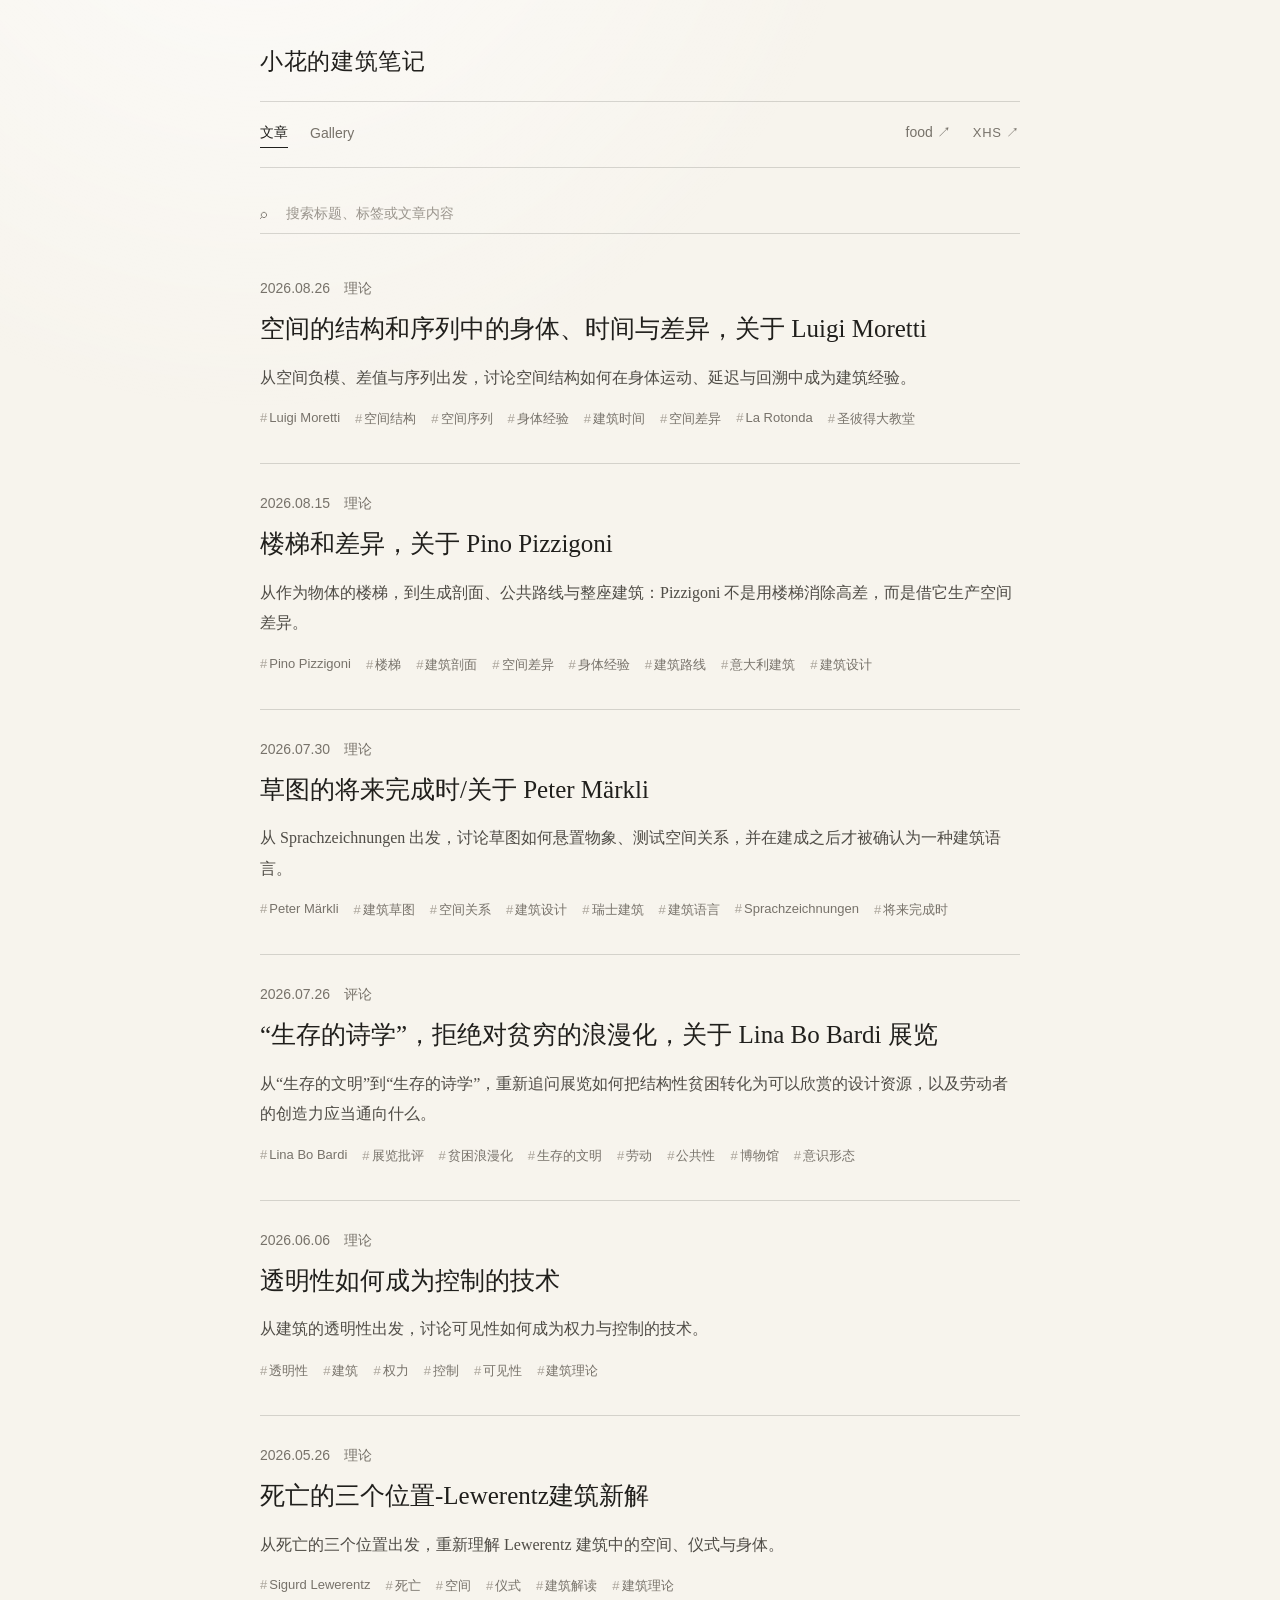
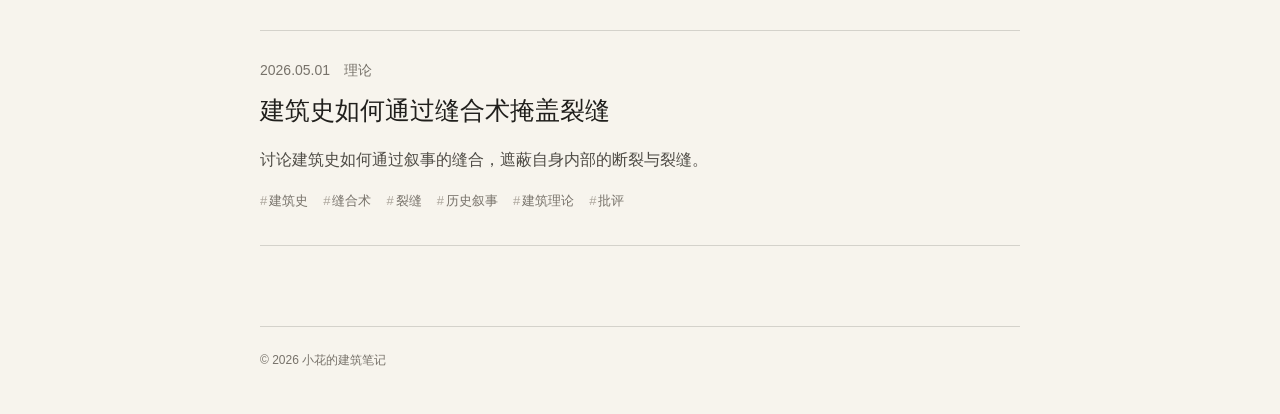
<file: index.html>
<!doctype html>
<html lang="zh-CN">
  <head>
    <meta charset="utf-8" />
    <meta name="viewport" content="width=device-width, initial-scale=1" />
    <meta name="description" content="小花的建筑笔记：建筑、展览与公共生活的阅读、评论和研究札记。" />
    <meta name="robots" content="noindex, noarchive, nosnippet" />
    <title>小花的建筑笔记</title>
    <link rel="stylesheet" href="/assets/styles.css?v=20261004-gallery" />
  </head>
  <body>
    <div class="shell">
      <header class="site-header">
        <a class="site-title" href="/" aria-label="小花的建筑笔记首页">小花的建筑笔记</a>
      </header>

      <nav class="site-nav" aria-label="网站导航">
        <div class="site-nav-pages">
          <a class="site-nav-link is-active" href="/" aria-current="page">文章</a>
          <a class="site-nav-link" href="/gallery/">Gallery</a>
        </div>
        <div class="site-nav-external">
          <a class="site-nav-link" href="https://food.doubling.cc/" target="_blank" rel="noopener noreferrer" aria-label="在新窗口打开 food">food ↗</a>
          <a class="site-nav-link xhs-link" href="https://xhslink.cn/m/5hU8gL6OSXb" target="_blank" rel="noopener noreferrer" aria-label="在新窗口打开小红书">XHS ↗</a>
        </div>
      </nav>

      <main>
        <section class="controls" aria-label="文章搜索">
          <div class="search-wrap">
            <label class="search-label" for="article-search" aria-hidden="true">⌕</label>
            <input class="search-input" id="article-search" type="search" aria-label="搜索文章" placeholder="搜索标题、标签或文章内容" autocomplete="off" data-search />
            <button class="search-clear" type="button" data-search-clear>清除</button>
          </div>

        </section>

        <p class="result-count" aria-live="polite" data-result-count></p>

        <section class="article-list" aria-label="文章">
          <a class="article-card" href="/articles/structure-sequence-body-time-difference-luigi-moretti/?v=20260826" data-article>
            <div class="article-meta">
              <time datetime="2026-08-26">2026.08.26</time>
              <span>理论</span>
            </div>
            <h1 class="article-card-title">空间的结构和序列中的身体、时间与差异，关于 <span lang="en">Luigi Moretti</span></h1>
            <p class="article-summary">从空间负模、差值与序列出发，讨论空间结构如何在身体运动、延迟与回溯中成为建筑经验。</p>
            <div class="article-tags" aria-label="标签">
              <span class="tag">Luigi Moretti</span><span class="tag">空间结构</span><span class="tag">空间序列</span><span class="tag">身体经验</span><span class="tag">建筑时间</span><span class="tag">空间差异</span><span class="tag">La Rotonda</span><span class="tag">圣彼得大教堂</span>
            </div>
          </a>

          <a class="article-card" href="/articles/stairs-and-difference-pino-pizzigoni/?v=20260815" data-article>
            <div class="article-meta"><time datetime="2026-08-15">2026.08.15</time><span>理论</span></div>
            <h1 class="article-card-title">楼梯和差异，关于 <span lang="en">Pino Pizzigoni</span></h1>
            <p class="article-summary">从作为物体的楼梯，到生成剖面、公共路线与整座建筑：Pizzigoni 不是用楼梯消除高差，而是借它生产空间差异。</p>
            <div class="article-tags" aria-label="标签"><span class="tag">Pino Pizzigoni</span><span class="tag">楼梯</span><span class="tag">建筑剖面</span><span class="tag">空间差异</span><span class="tag">身体经验</span><span class="tag">建筑路线</span><span class="tag">意大利建筑</span><span class="tag">建筑设计</span></div>
          </a>

          <a class="article-card" href="/articles/future-perfect-sketch-peter-markli/?v=20260730" data-article>
            <div class="article-meta"><time datetime="2026-07-30">2026.07.30</time><span>理论</span></div>
            <h1 class="article-card-title">草图的将来完成时/关于 <span lang="en">Peter Märkli</span></h1>
            <p class="article-summary">从 Sprachzeichnungen 出发，讨论草图如何悬置物象、测试空间关系，并在建成之后才被确认为一种建筑语言。</p>
            <div class="article-tags" aria-label="标签"><span class="tag">Peter Märkli</span><span class="tag">建筑草图</span><span class="tag">空间关系</span><span class="tag">建筑设计</span><span class="tag">瑞士建筑</span><span class="tag">建筑语言</span><span class="tag">Sprachzeichnungen</span><span class="tag">将来完成时</span></div>
          </a>

          <a class="article-card" href="/articles/poetics-of-survival-lina-bo-bardi/" data-article>
            <div class="article-meta"><time datetime="2026-07-26">2026.07.26</time><span>评论</span></div>
            <h1 class="article-card-title">“生存的诗学”，拒绝对贫穷的浪漫化，关于 <span lang="en">Lina Bo Bardi</span> 展览</h1>
            <p class="article-summary">从“生存的文明”到“生存的诗学”，重新追问展览如何把结构性贫困转化为可以欣赏的设计资源，以及劳动者的创造力应当通向什么。</p>
            <div class="article-tags" aria-label="标签"><span class="tag">Lina Bo Bardi</span><span class="tag">展览批评</span><span class="tag">贫困浪漫化</span><span class="tag">生存的文明</span><span class="tag">劳动</span><span class="tag">公共性</span><span class="tag">博物馆</span><span class="tag">意识形态</span></div>
          </a>

          <a class="article-card" href="/articles/transparency-as-a-technology-of-control/?v=20260606" data-article>
            <div class="article-meta"><time datetime="2026-06-06">2026.06.06</time><span>理论</span></div>
            <h1 class="article-card-title">透明性如何成为控制的技术</h1>
            <p class="article-summary">从建筑的透明性出发，讨论可见性如何成为权力与控制的技术。</p>
            <div class="article-tags" aria-label="标签"><span class="tag">透明性</span><span class="tag">建筑</span><span class="tag">权力</span><span class="tag">控制</span><span class="tag">可见性</span><span class="tag">建筑理论</span></div>
          </a>

          <a class="article-card" href="/articles/three-positions-of-death-lewerentz/?v=20260526" data-article>
            <div class="article-meta"><time datetime="2026-05-26">2026.05.26</time><span>理论</span></div>
            <h1 class="article-card-title">死亡的三个位置-<span lang="en">Lewerentz</span>建筑新解</h1>
            <p class="article-summary">从死亡的三个位置出发，重新理解 Lewerentz 建筑中的空间、仪式与身体。</p>
            <div class="article-tags" aria-label="标签"><span class="tag">Sigurd Lewerentz</span><span class="tag">死亡</span><span class="tag">空间</span><span class="tag">仪式</span><span class="tag">建筑解读</span><span class="tag">建筑理论</span></div>
          </a>

          <a class="article-card" href="/articles/how-architectural-history-sutures-cracks/?v=20260501" data-article>
            <div class="article-meta"><time datetime="2026-05-01">2026.05.01</time><span>理论</span></div>
            <h1 class="article-card-title">建筑史如何通过缝合术掩盖裂缝</h1>
            <p class="article-summary">讨论建筑史如何通过叙事的缝合，遮蔽自身内部的断裂与裂缝。</p>
            <div class="article-tags" aria-label="标签"><span class="tag">建筑史</span><span class="tag">缝合术</span><span class="tag">裂缝</span><span class="tag">历史叙事</span><span class="tag">建筑理论</span><span class="tag">批评</span></div>
          </a>

          <p class="empty-state" data-empty>没有找到匹配的文章。</p>
        </section>
      </main>

      <footer class="site-footer"><span>© 2026 小花的建筑笔记</span></footer>
    </div>

    <script src="/assets/site.js?v=20261004-gallery" defer></script>
    <script src="/assets/protect.js?v=20261004-gallery" defer></script>
  </body>
</html>
</file>
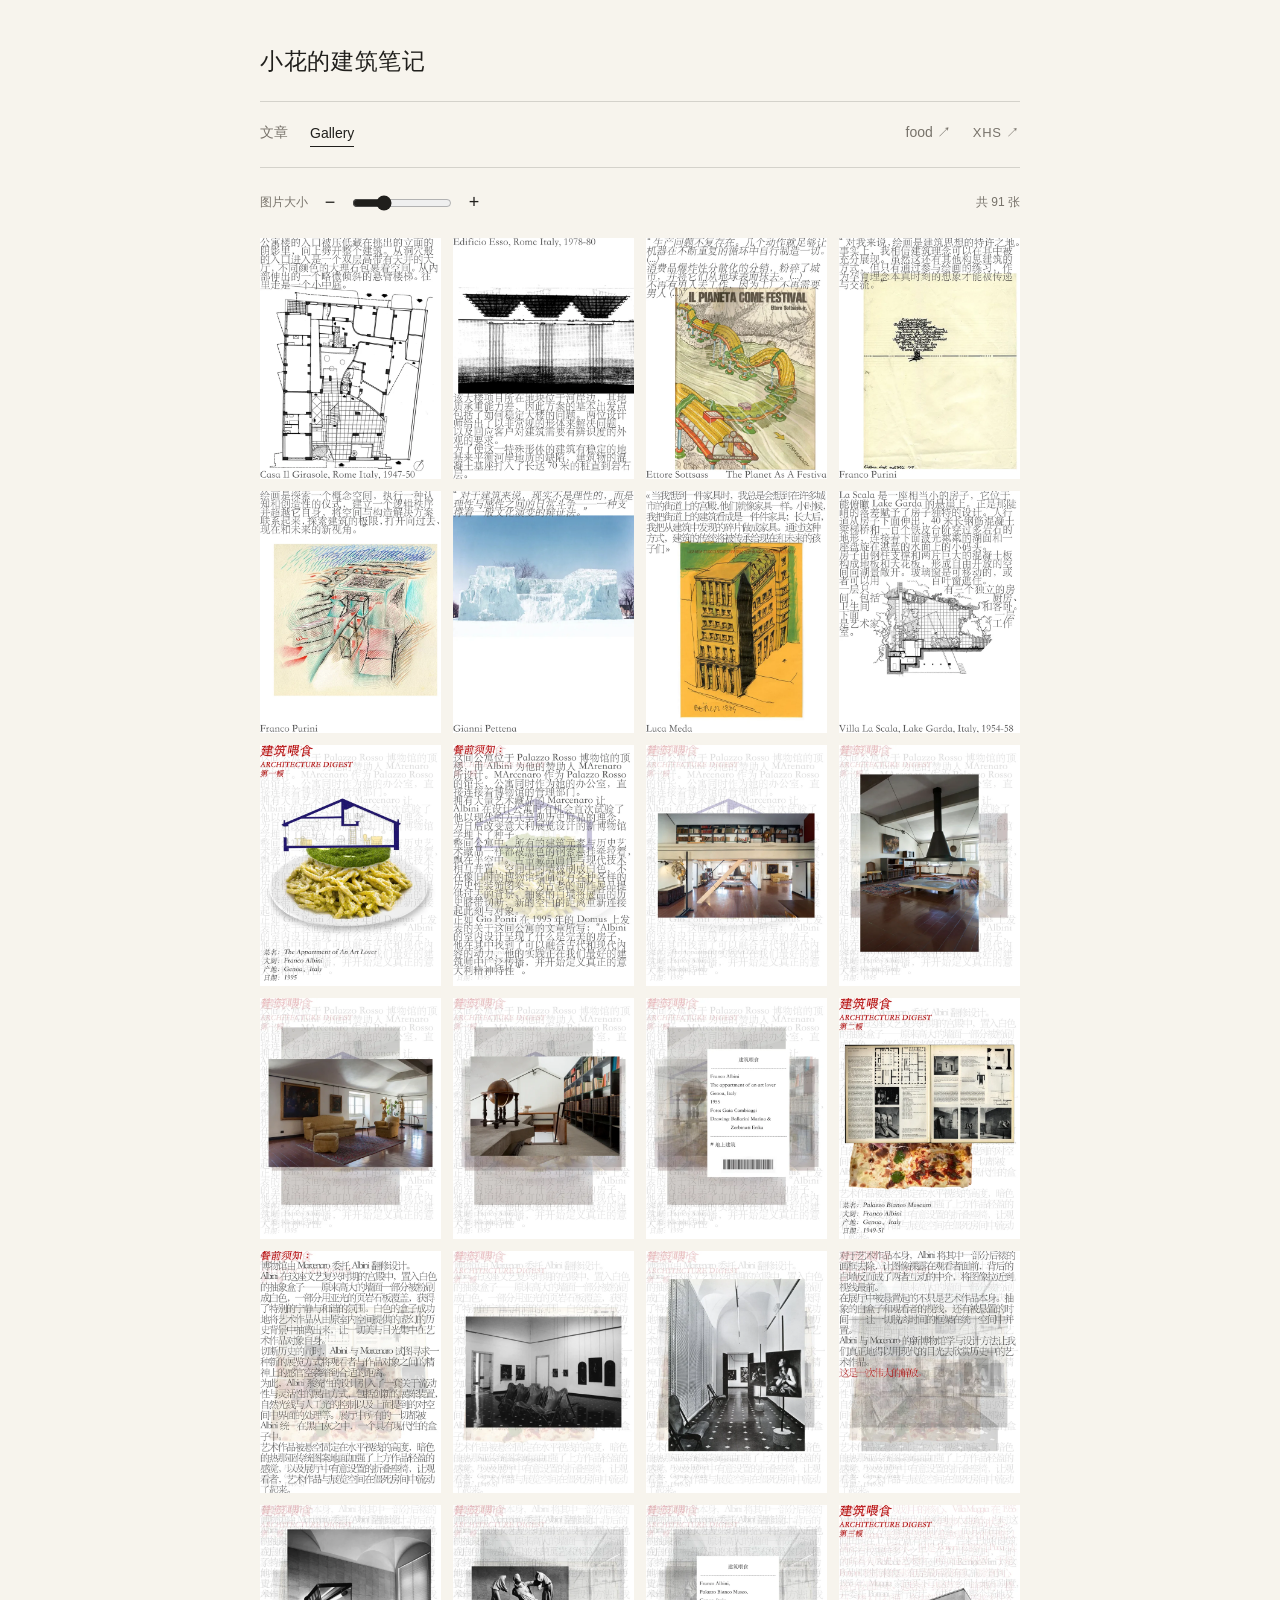
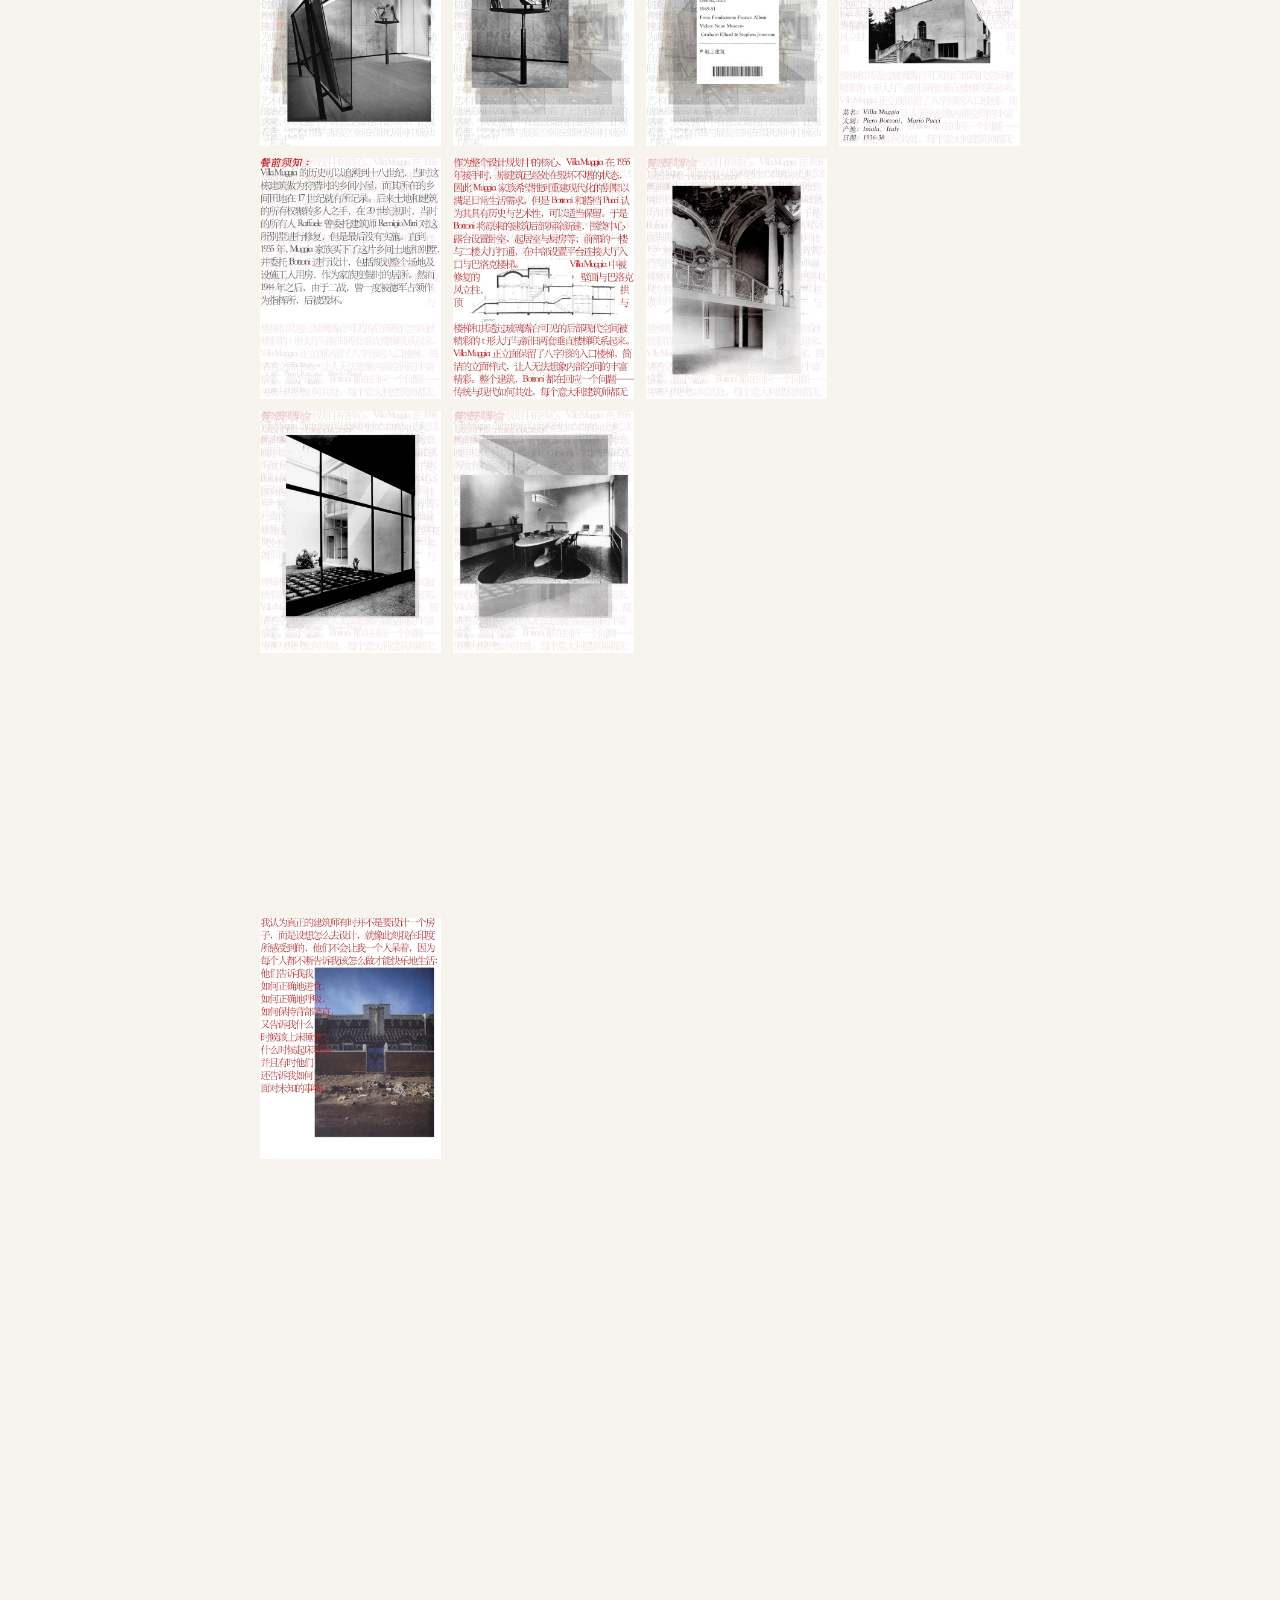
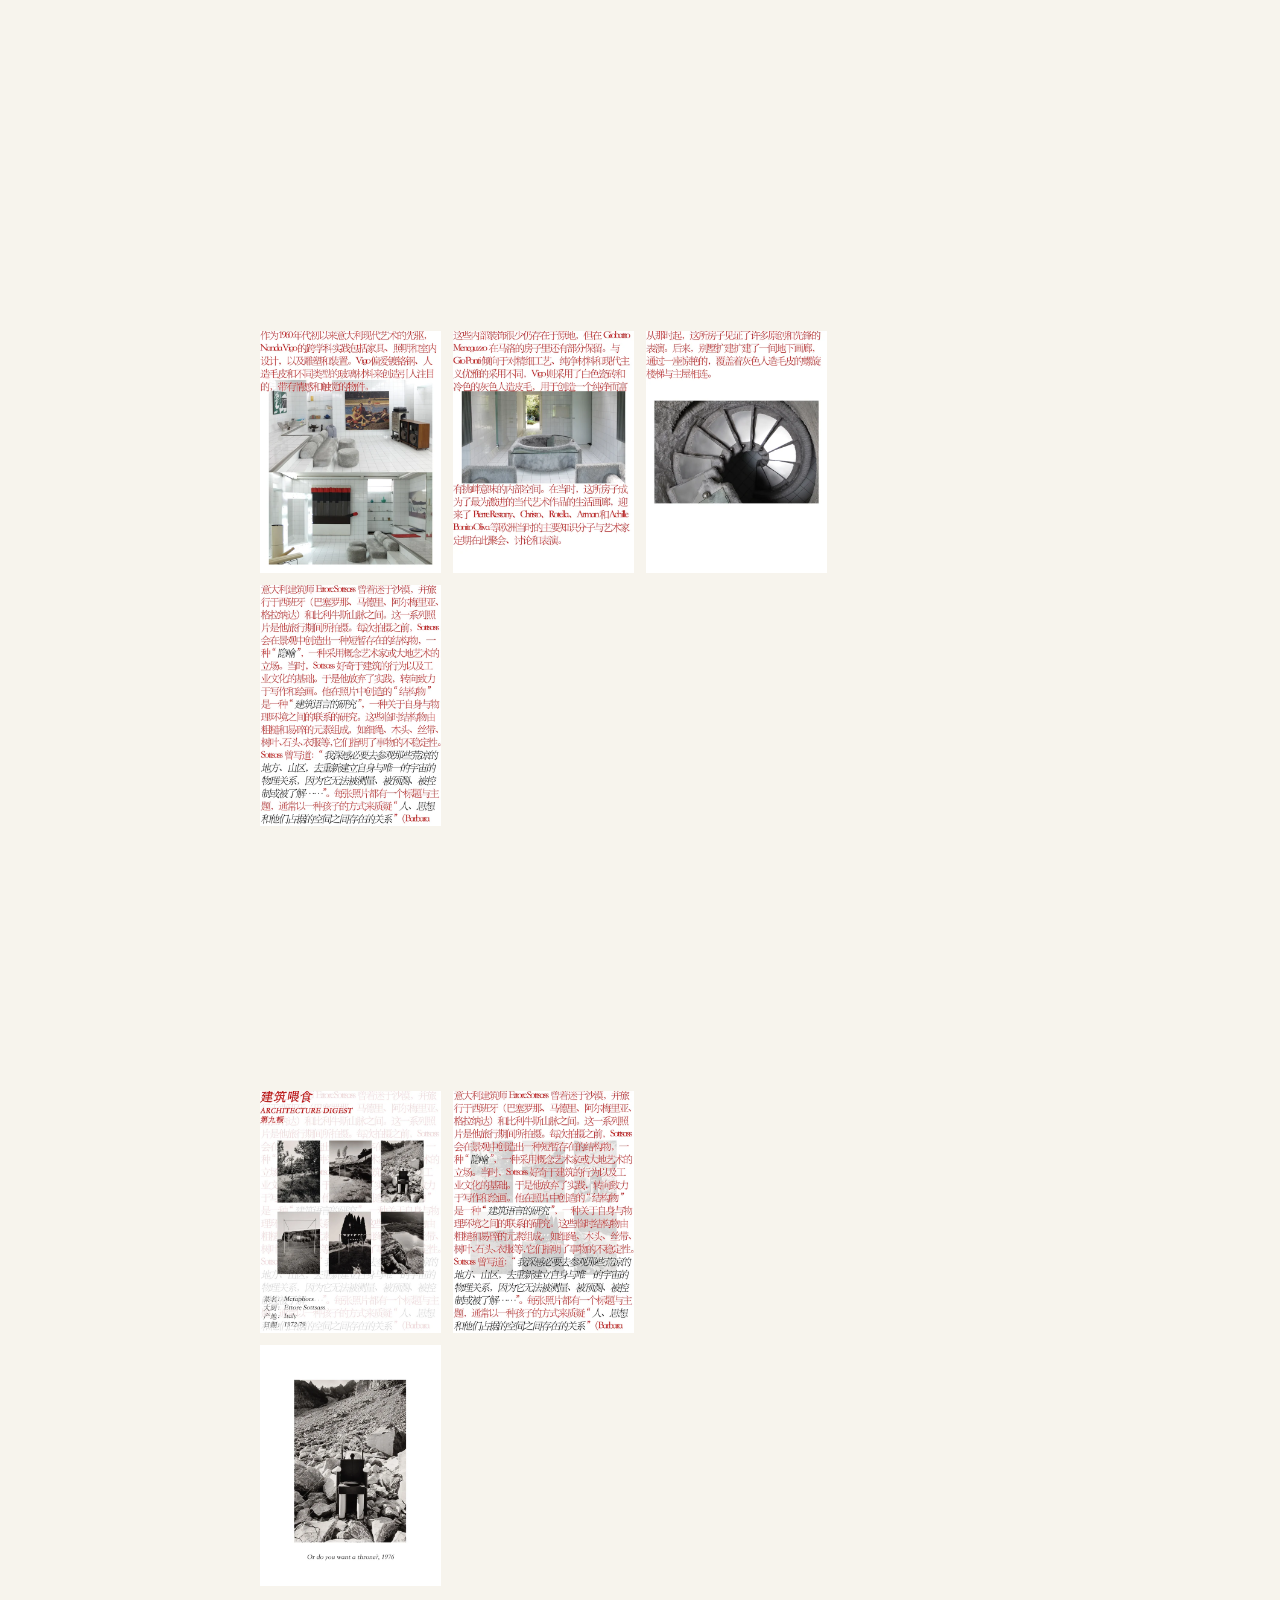
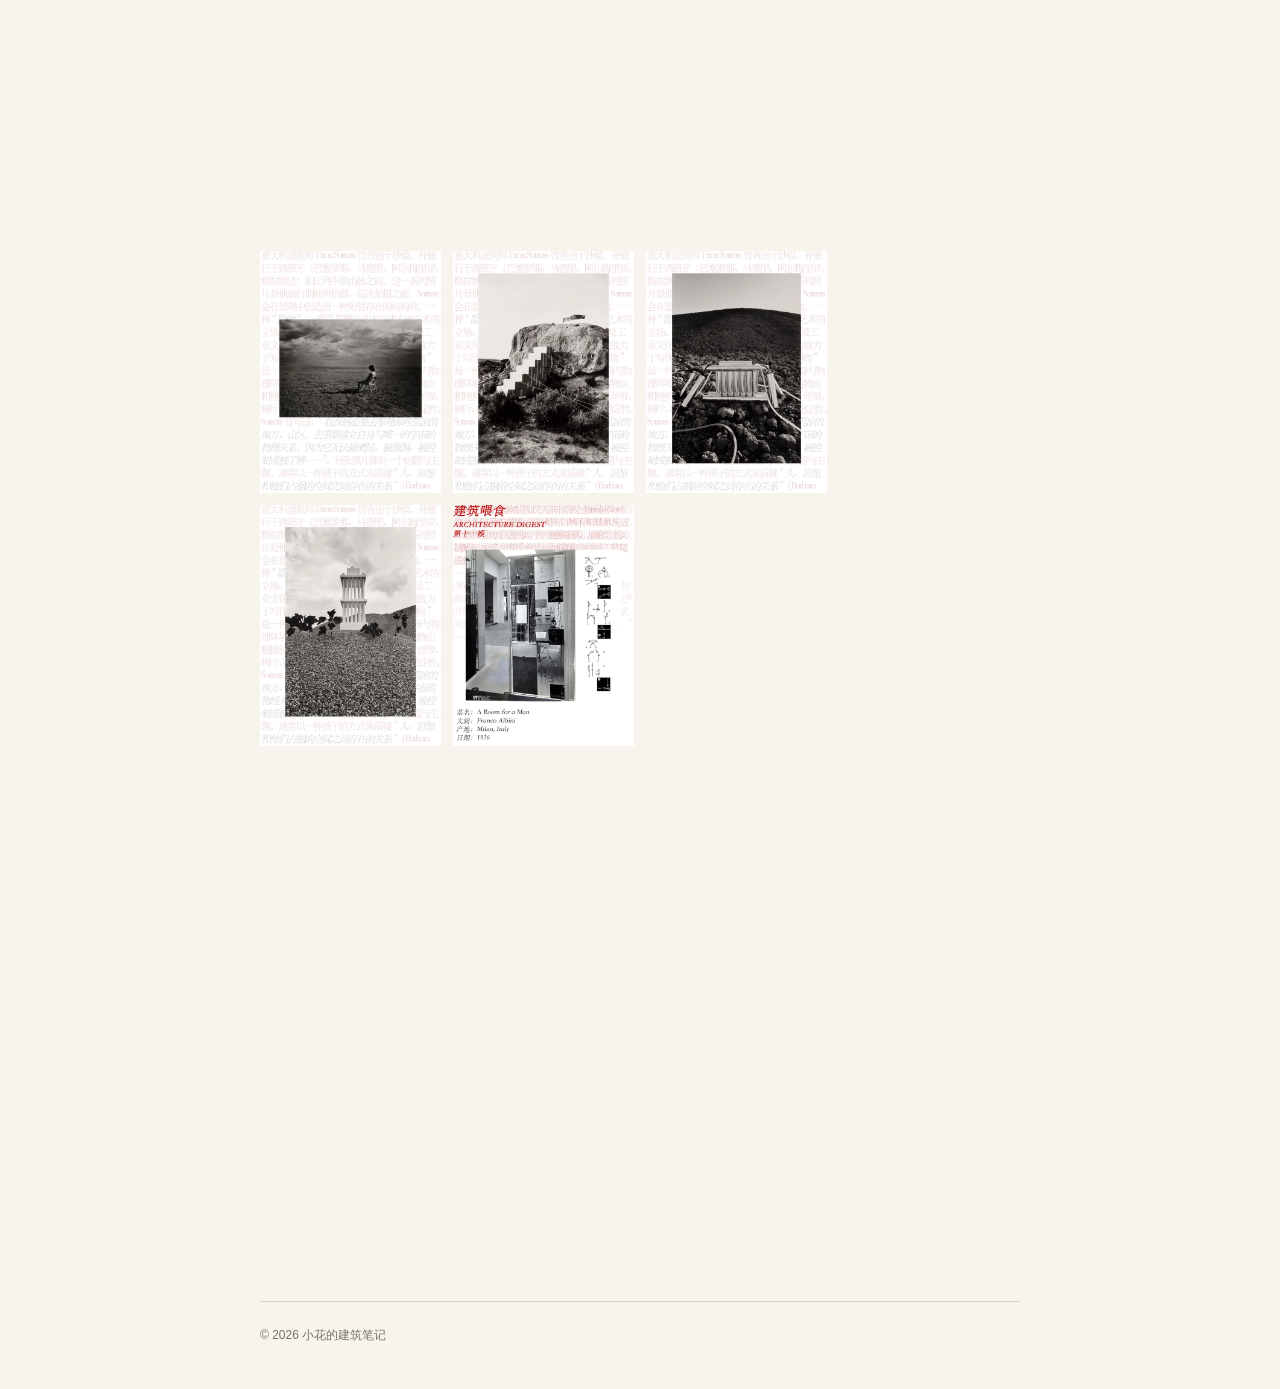
<file: gallery/index.html>
<!doctype html>
<html lang="zh-CN">
  <head>
    <meta charset="utf-8" />
    <meta name="viewport" content="width=device-width, initial-scale=1" />
    <meta name="description" content="小花的建筑笔记 Gallery：建筑图纸、阅读摘录与图像收藏。" />
    <meta name="robots" content="noindex, noarchive, nosnippet, noimageindex" />
    <title>Gallery｜小花的建筑笔记</title>
    <link rel="stylesheet" href="/assets/styles.css?v=20261004-gallery" />
  </head>
  <body class="gallery-page">
    <div class="shell">
      <header class="site-header">
        <a class="site-title" href="/" aria-label="小花的建筑笔记首页">小花的建筑笔记</a>
      </header>

      <nav class="site-nav" aria-label="网站导航">
        <div class="site-nav-pages">
          <a class="site-nav-link" href="/">文章</a>
          <a class="site-nav-link is-active" href="/gallery/" aria-current="page">Gallery</a>
        </div>
        <div class="site-nav-external">
          <a class="site-nav-link" href="https://food.doubling.cc/" target="_blank" rel="noopener noreferrer" aria-label="在新窗口打开 food">food ↗</a>
          <a class="site-nav-link xhs-link" href="https://xhslink.cn/m/5hU8gL6OSXb" target="_blank" rel="noopener noreferrer" aria-label="在新窗口打开小红书">XHS ↗</a>
        </div>
      </nav>

      <main>
        <div class="gallery-controls" aria-label="图片显示设置">
          <div class="gallery-zoom">
            <label for="gallery-size">图片大小</label>
            <button class="gallery-zoom-button" type="button" aria-label="缩小图片" data-gallery-step="-10">−</button>
            <input id="gallery-size" class="gallery-size" type="range" min="90" max="370" step="10" value="170" aria-controls="gallery-grid" />
            <button class="gallery-zoom-button" type="button" aria-label="放大图片" data-gallery-step="10">+</button>
          </div>
          <span class="gallery-count">共 91 张</span>
        </div>
        <section id="gallery-grid" class="gallery-grid" aria-label="图片 Gallery">
          <button class="gallery-item" type="button" aria-label="放大查看 Casa Il Girasole, Rome Italy,  1947-50" data-gallery-item data-original="/assets/images/gallery/6dd0bacf7057c06e.jpg" data-title="Casa Il Girasole, Rome Italy,  1947-50">
            <img src="/assets/images/gallery/thumbnails/6dd0bacf7057c06e.webp" alt="Casa Il Girasole, Rome Italy,  1947-50" width="3000" height="4000" loading="lazy" decoding="async" />
          </button>
          <button class="gallery-item" type="button" aria-label="放大查看 Edificio Esso, Rome Italy, 1978-80" data-gallery-item data-original="/assets/images/gallery/68930de2923c886c.jpg" data-title="Edificio Esso, Rome Italy, 1978-80">
            <img src="/assets/images/gallery/thumbnails/68930de2923c886c.webp" alt="Edificio Esso, Rome Italy, 1978-80" width="3000" height="4000" loading="lazy" decoding="async" />
          </button>
          <button class="gallery-item" type="button" aria-label="放大查看 Ettore Sottsass The Planet As A Festiva" data-gallery-item data-original="/assets/images/gallery/90c90d653f89dbde.jpg" data-title="Ettore Sottsass The Planet As A Festiva">
            <img src="/assets/images/gallery/thumbnails/90c90d653f89dbde.webp" alt="Ettore Sottsass The Planet As A Festiva" width="3000" height="4000" loading="lazy" decoding="async" />
          </button>
          <button class="gallery-item" type="button" aria-label="放大查看 Franco Purini drawings1" data-gallery-item data-original="/assets/images/gallery/3fa75d48ead0b92a.jpg" data-title="Franco Purini drawings1">
            <img src="/assets/images/gallery/thumbnails/3fa75d48ead0b92a.webp" alt="Franco Purini drawings1" width="3000" height="4000" loading="lazy" decoding="async" />
          </button>
          <button class="gallery-item" type="button" aria-label="放大查看 Franco Purini drawings2" data-gallery-item data-original="/assets/images/gallery/6f389c6ae1e4b85d.jpg" data-title="Franco Purini drawings2">
            <img src="/assets/images/gallery/thumbnails/6f389c6ae1e4b85d.webp" alt="Franco Purini drawings2" width="3000" height="4000" loading="lazy" decoding="async" />
          </button>
          <button class="gallery-item" type="button" aria-label="放大查看 Gianni Pettena" data-gallery-item data-original="/assets/images/gallery/b9ade4349de68130.jpg" data-title="Gianni Pettena">
            <img src="/assets/images/gallery/thumbnails/b9ade4349de68130.webp" alt="Gianni Pettena" width="3000" height="4000" loading="lazy" decoding="async" />
          </button>
          <button class="gallery-item" type="button" aria-label="放大查看 Luca Meda" data-gallery-item data-original="/assets/images/gallery/92371d68cbb502cc.jpg" data-title="Luca Meda">
            <img src="/assets/images/gallery/thumbnails/92371d68cbb502cc.webp" alt="Luca Meda" width="3000" height="4000" loading="lazy" decoding="async" />
          </button>
          <button class="gallery-item" type="button" aria-label="放大查看 Villa La Scala, Lake Garda, Italy, 1954-58" data-gallery-item data-original="/assets/images/gallery/f8581aeb8d9382e0.jpg" data-title="Villa La Scala, Lake Garda, Italy, 1954-58">
            <img src="/assets/images/gallery/thumbnails/f8581aeb8d9382e0.webp" alt="Villa La Scala, Lake Garda, Italy, 1954-58" width="3000" height="4000" loading="lazy" decoding="async" />
          </button>
          <button class="gallery-item" type="button" aria-label="放大查看 第一顿 · 1" data-gallery-item data-original="/assets/images/gallery/7f740423db4d14fa.jpg" data-title="第一顿 · 1">
            <img src="/assets/images/gallery/thumbnails/7f740423db4d14fa.webp" alt="第一顿 · 1" width="3000" height="4000" loading="lazy" decoding="async" />
          </button>
          <button class="gallery-item" type="button" aria-label="放大查看 第一顿 · 2" data-gallery-item data-original="/assets/images/gallery/bffeda482bb952cc.jpg" data-title="第一顿 · 2">
            <img src="/assets/images/gallery/thumbnails/bffeda482bb952cc.webp" alt="第一顿 · 2" width="3000" height="4000" loading="lazy" decoding="async" />
          </button>
          <button class="gallery-item" type="button" aria-label="放大查看 第一顿 · 3" data-gallery-item data-original="/assets/images/gallery/c628091e09dd2380.jpg" data-title="第一顿 · 3">
            <img src="/assets/images/gallery/thumbnails/c628091e09dd2380.webp" alt="第一顿 · 3" width="3000" height="4000" loading="lazy" decoding="async" />
          </button>
          <button class="gallery-item" type="button" aria-label="放大查看 第一顿 · 4" data-gallery-item data-original="/assets/images/gallery/a2c8e32186306367.jpg" data-title="第一顿 · 4">
            <img src="/assets/images/gallery/thumbnails/a2c8e32186306367.webp" alt="第一顿 · 4" width="3000" height="4000" loading="lazy" decoding="async" />
          </button>
          <button class="gallery-item" type="button" aria-label="放大查看 第一顿 · 5" data-gallery-item data-original="/assets/images/gallery/a3cd618312115ae8.jpg" data-title="第一顿 · 5">
            <img src="/assets/images/gallery/thumbnails/a3cd618312115ae8.webp" alt="第一顿 · 5" width="3000" height="4000" loading="lazy" decoding="async" />
          </button>
          <button class="gallery-item" type="button" aria-label="放大查看 第一顿 · 6" data-gallery-item data-original="/assets/images/gallery/f9e961f7984a116e.jpg" data-title="第一顿 · 6">
            <img src="/assets/images/gallery/thumbnails/f9e961f7984a116e.webp" alt="第一顿 · 6" width="3000" height="4000" loading="lazy" decoding="async" />
          </button>
          <button class="gallery-item" type="button" aria-label="放大查看 第一顿 · 7" data-gallery-item data-original="/assets/images/gallery/a390fbc5e9394640.jpg" data-title="第一顿 · 7">
            <img src="/assets/images/gallery/thumbnails/a390fbc5e9394640.webp" alt="第一顿 · 7" width="3000" height="4000" loading="lazy" decoding="async" />
          </button>
          <button class="gallery-item" type="button" aria-label="放大查看 第二顿 · 1" data-gallery-item data-original="/assets/images/gallery/6779ce81d8c899cf.jpg" data-title="第二顿 · 1">
            <img src="/assets/images/gallery/thumbnails/6779ce81d8c899cf.webp" alt="第二顿 · 1" width="3000" height="4000" loading="lazy" decoding="async" />
          </button>
          <button class="gallery-item" type="button" aria-label="放大查看 第二顿 · 2" data-gallery-item data-original="/assets/images/gallery/584fb23f615896ee.jpg" data-title="第二顿 · 2">
            <img src="/assets/images/gallery/thumbnails/584fb23f615896ee.webp" alt="第二顿 · 2" width="3000" height="4000" loading="lazy" decoding="async" />
          </button>
          <button class="gallery-item" type="button" aria-label="放大查看 第二顿 · 3" data-gallery-item data-original="/assets/images/gallery/2ab28bbf38a469cd.jpg" data-title="第二顿 · 3">
            <img src="/assets/images/gallery/thumbnails/2ab28bbf38a469cd.webp" alt="第二顿 · 3" width="3000" height="4000" loading="lazy" decoding="async" />
          </button>
          <button class="gallery-item" type="button" aria-label="放大查看 第二顿 · 4" data-gallery-item data-original="/assets/images/gallery/568e5ecd54f2a723.jpg" data-title="第二顿 · 4">
            <img src="/assets/images/gallery/thumbnails/568e5ecd54f2a723.webp" alt="第二顿 · 4" width="3000" height="4000" loading="lazy" decoding="async" />
          </button>
          <button class="gallery-item" type="button" aria-label="放大查看 第二顿 · 5" data-gallery-item data-original="/assets/images/gallery/280fe3ad018a0037.jpg" data-title="第二顿 · 5">
            <img src="/assets/images/gallery/thumbnails/280fe3ad018a0037.webp" alt="第二顿 · 5" width="3000" height="4000" loading="lazy" decoding="async" />
          </button>
          <button class="gallery-item" type="button" aria-label="放大查看 第二顿 · 6" data-gallery-item data-original="/assets/images/gallery/ccfe394197d275e4.jpg" data-title="第二顿 · 6">
            <img src="/assets/images/gallery/thumbnails/ccfe394197d275e4.webp" alt="第二顿 · 6" width="3000" height="4000" loading="lazy" decoding="async" />
          </button>
          <button class="gallery-item" type="button" aria-label="放大查看 第二顿 · 7" data-gallery-item data-original="/assets/images/gallery/86ee5c9ebf5bb650.jpg" data-title="第二顿 · 7">
            <img src="/assets/images/gallery/thumbnails/86ee5c9ebf5bb650.webp" alt="第二顿 · 7" width="3000" height="4000" loading="lazy" decoding="async" />
          </button>
          <button class="gallery-item" type="button" aria-label="放大查看 第二顿 · 8" data-gallery-item data-original="/assets/images/gallery/5248d915269c0701.jpg" data-title="第二顿 · 8">
            <img src="/assets/images/gallery/thumbnails/5248d915269c0701.webp" alt="第二顿 · 8" width="3000" height="4000" loading="lazy" decoding="async" />
          </button>
          <button class="gallery-item" type="button" aria-label="放大查看 第三顿 · 1" data-gallery-item data-original="/assets/images/gallery/3b5d2e121152753c.jpg" data-title="第三顿 · 1">
            <img src="/assets/images/gallery/thumbnails/3b5d2e121152753c.webp" alt="第三顿 · 1" width="3000" height="4000" loading="lazy" decoding="async" />
          </button>
          <button class="gallery-item" type="button" aria-label="放大查看 第三顿 · 2" data-gallery-item data-original="/assets/images/gallery/3929acb98d47971c.jpg" data-title="第三顿 · 2">
            <img src="/assets/images/gallery/thumbnails/3929acb98d47971c.webp" alt="第三顿 · 2" width="3000" height="4000" loading="lazy" decoding="async" />
          </button>
          <button class="gallery-item" type="button" aria-label="放大查看 第三顿 · 3" data-gallery-item data-original="/assets/images/gallery/15ebaec1a1485990.jpg" data-title="第三顿 · 3">
            <img src="/assets/images/gallery/thumbnails/15ebaec1a1485990.webp" alt="第三顿 · 3" width="3000" height="4000" loading="lazy" decoding="async" />
          </button>
          <button class="gallery-item" type="button" aria-label="放大查看 第三顿 · 4" data-gallery-item data-original="/assets/images/gallery/b487bae04821707b.jpg" data-title="第三顿 · 4">
            <img src="/assets/images/gallery/thumbnails/b487bae04821707b.webp" alt="第三顿 · 4" width="3000" height="4000" loading="lazy" decoding="async" />
          </button>
          <button class="gallery-item" type="button" aria-label="放大查看 第三顿 · 5" data-gallery-item data-original="/assets/images/gallery/f683295bf18b6f2d.jpg" data-title="第三顿 · 5">
            <img src="/assets/images/gallery/thumbnails/f683295bf18b6f2d.webp" alt="第三顿 · 5" width="3000" height="4000" loading="lazy" decoding="async" />
          </button>
          <button class="gallery-item" type="button" aria-label="放大查看 第三顿 · 6" data-gallery-item data-original="/assets/images/gallery/054fa0758b6c88e8.jpg" data-title="第三顿 · 6">
            <img src="/assets/images/gallery/thumbnails/054fa0758b6c88e8.webp" alt="第三顿 · 6" width="3000" height="4000" loading="lazy" decoding="async" />
          </button>
          <button class="gallery-item" type="button" aria-label="放大查看 第三顿 · 7" data-gallery-item data-original="/assets/images/gallery/64d0295acb3b8e5f.jpg" data-title="第三顿 · 7">
            <img src="/assets/images/gallery/thumbnails/64d0295acb3b8e5f.webp" alt="第三顿 · 7" width="3000" height="4000" loading="lazy" decoding="async" />
          </button>
          <button class="gallery-item" type="button" aria-label="放大查看 第三顿 · 8" data-gallery-item data-original="/assets/images/gallery/f68acd2d8a345ff6.jpg" data-title="第三顿 · 8">
            <img src="/assets/images/gallery/thumbnails/f68acd2d8a345ff6.webp" alt="第三顿 · 8" width="3000" height="4000" loading="lazy" decoding="async" />
          </button>
          <button class="gallery-item" type="button" aria-label="放大查看 第三顿 · 9" data-gallery-item data-original="/assets/images/gallery/d025e4a89bb1811e.jpg" data-title="第三顿 · 9">
            <img src="/assets/images/gallery/thumbnails/d025e4a89bb1811e.webp" alt="第三顿 · 9" width="3000" height="4000" loading="lazy" decoding="async" />
          </button>
          <button class="gallery-item" type="button" aria-label="放大查看 第三顿 · 10" data-gallery-item data-original="/assets/images/gallery/0f61496ac5ec68ea.jpg" data-title="第三顿 · 10">
            <img src="/assets/images/gallery/thumbnails/0f61496ac5ec68ea.webp" alt="第三顿 · 10" width="3000" height="4000" loading="lazy" decoding="async" />
          </button>
          <button class="gallery-item" type="button" aria-label="放大查看 第四顿 · 1" data-gallery-item data-original="/assets/images/gallery/e30e37482c764c37.jpg" data-title="第四顿 · 1">
            <img src="/assets/images/gallery/thumbnails/e30e37482c764c37.webp" alt="第四顿 · 1" width="3000" height="4000" loading="lazy" decoding="async" />
          </button>
          <button class="gallery-item" type="button" aria-label="放大查看 第四顿 · 2" data-gallery-item data-original="/assets/images/gallery/47bc15095b19e95f.jpg" data-title="第四顿 · 2">
            <img src="/assets/images/gallery/thumbnails/47bc15095b19e95f.webp" alt="第四顿 · 2" width="3000" height="4000" loading="lazy" decoding="async" />
          </button>
          <button class="gallery-item" type="button" aria-label="放大查看 第四顿 · 3" data-gallery-item data-original="/assets/images/gallery/7377791d05f2539f.jpg" data-title="第四顿 · 3">
            <img src="/assets/images/gallery/thumbnails/7377791d05f2539f.webp" alt="第四顿 · 3" width="3000" height="4000" loading="lazy" decoding="async" />
          </button>
          <button class="gallery-item" type="button" aria-label="放大查看 第四顿 · 4" data-gallery-item data-original="/assets/images/gallery/ac98fe7981b547de.jpg" data-title="第四顿 · 4">
            <img src="/assets/images/gallery/thumbnails/ac98fe7981b547de.webp" alt="第四顿 · 4" width="3000" height="4000" loading="lazy" decoding="async" />
          </button>
          <button class="gallery-item" type="button" aria-label="放大查看 第四顿 · 5" data-gallery-item data-original="/assets/images/gallery/0f11cb6468b891da.jpg" data-title="第四顿 · 5">
            <img src="/assets/images/gallery/thumbnails/0f11cb6468b891da.webp" alt="第四顿 · 5" width="3000" height="4000" loading="lazy" decoding="async" />
          </button>
          <button class="gallery-item" type="button" aria-label="放大查看 第四顿 · 6" data-gallery-item data-original="/assets/images/gallery/741c984052e3f73a.jpg" data-title="第四顿 · 6">
            <img src="/assets/images/gallery/thumbnails/741c984052e3f73a.webp" alt="第四顿 · 6" width="3000" height="4000" loading="lazy" decoding="async" />
          </button>
          <button class="gallery-item" type="button" aria-label="放大查看 第四顿 · 7" data-gallery-item data-original="/assets/images/gallery/fc874a7cb37ae5a3.jpg" data-title="第四顿 · 7">
            <img src="/assets/images/gallery/thumbnails/fc874a7cb37ae5a3.webp" alt="第四顿 · 7" width="3000" height="4000" loading="lazy" decoding="async" />
          </button>
          <button class="gallery-item" type="button" aria-label="放大查看 第五顿 · 1" data-gallery-item data-original="/assets/images/gallery/32c72607a60a3525.jpg" data-title="第五顿 · 1">
            <img src="/assets/images/gallery/thumbnails/32c72607a60a3525.webp" alt="第五顿 · 1" width="3000" height="4000" loading="lazy" decoding="async" />
          </button>
          <button class="gallery-item" type="button" aria-label="放大查看 第五顿 · 2" data-gallery-item data-original="/assets/images/gallery/3ea9d6643c4480a8.jpg" data-title="第五顿 · 2">
            <img src="/assets/images/gallery/thumbnails/3ea9d6643c4480a8.webp" alt="第五顿 · 2" width="3000" height="4000" loading="lazy" decoding="async" />
          </button>
          <button class="gallery-item" type="button" aria-label="放大查看 第五顿 · 3" data-gallery-item data-original="/assets/images/gallery/c6eaae16c2661d01.jpg" data-title="第五顿 · 3">
            <img src="/assets/images/gallery/thumbnails/c6eaae16c2661d01.webp" alt="第五顿 · 3" width="3000" height="4000" loading="lazy" decoding="async" />
          </button>
          <button class="gallery-item" type="button" aria-label="放大查看 第五顿 · 4" data-gallery-item data-original="/assets/images/gallery/61c7537a20c7c936.jpg" data-title="第五顿 · 4">
            <img src="/assets/images/gallery/thumbnails/61c7537a20c7c936.webp" alt="第五顿 · 4" width="3000" height="4000" loading="lazy" decoding="async" />
          </button>
          <button class="gallery-item" type="button" aria-label="放大查看 第五顿 · 5" data-gallery-item data-original="/assets/images/gallery/a0d828ea66151403.jpg" data-title="第五顿 · 5">
            <img src="/assets/images/gallery/thumbnails/a0d828ea66151403.webp" alt="第五顿 · 5" width="3000" height="4000" loading="lazy" decoding="async" />
          </button>
          <button class="gallery-item" type="button" aria-label="放大查看 第五顿 · 6" data-gallery-item data-original="/assets/images/gallery/c72e2b801e80c54b.jpg" data-title="第五顿 · 6">
            <img src="/assets/images/gallery/thumbnails/c72e2b801e80c54b.webp" alt="第五顿 · 6" width="3000" height="4000" loading="lazy" decoding="async" />
          </button>
          <button class="gallery-item" type="button" aria-label="放大查看 第六顿 · 1" data-gallery-item data-original="/assets/images/gallery/4eda70a86052e185.jpg" data-title="第六顿 · 1">
            <img src="/assets/images/gallery/thumbnails/4eda70a86052e185.webp" alt="第六顿 · 1" width="3000" height="4000" loading="lazy" decoding="async" />
          </button>
          <button class="gallery-item" type="button" aria-label="放大查看 第六顿 · 2" data-gallery-item data-original="/assets/images/gallery/770a6af0446161b7.jpg" data-title="第六顿 · 2">
            <img src="/assets/images/gallery/thumbnails/770a6af0446161b7.webp" alt="第六顿 · 2" width="3000" height="4000" loading="lazy" decoding="async" />
          </button>
          <button class="gallery-item" type="button" aria-label="放大查看 第六顿 · 3" data-gallery-item data-original="/assets/images/gallery/4be5f10d8e6ec453.jpg" data-title="第六顿 · 3">
            <img src="/assets/images/gallery/thumbnails/4be5f10d8e6ec453.webp" alt="第六顿 · 3" width="3000" height="4000" loading="lazy" decoding="async" />
          </button>
          <button class="gallery-item" type="button" aria-label="放大查看 第六顿 · 4" data-gallery-item data-original="/assets/images/gallery/ec405339e763a1dc.jpg" data-title="第六顿 · 4">
            <img src="/assets/images/gallery/thumbnails/ec405339e763a1dc.webp" alt="第六顿 · 4" width="3000" height="4000" loading="lazy" decoding="async" />
          </button>
          <button class="gallery-item" type="button" aria-label="放大查看 第七顿 · 1" data-gallery-item data-original="/assets/images/gallery/db4e2b9da8a47b61.jpg" data-title="第七顿 · 1">
            <img src="/assets/images/gallery/thumbnails/db4e2b9da8a47b61.webp" alt="第七顿 · 1" width="3000" height="4000" loading="lazy" decoding="async" />
          </button>
          <button class="gallery-item" type="button" aria-label="放大查看 第七顿 · 2" data-gallery-item data-original="/assets/images/gallery/8585ff61747ef3fb.jpg" data-title="第七顿 · 2">
            <img src="/assets/images/gallery/thumbnails/8585ff61747ef3fb.webp" alt="第七顿 · 2" width="3000" height="4000" loading="lazy" decoding="async" />
          </button>
          <button class="gallery-item" type="button" aria-label="放大查看 第七顿 · 3" data-gallery-item data-original="/assets/images/gallery/289c06eb2cc091e7.jpg" data-title="第七顿 · 3">
            <img src="/assets/images/gallery/thumbnails/289c06eb2cc091e7.webp" alt="第七顿 · 3" width="3000" height="4000" loading="lazy" decoding="async" />
          </button>
          <button class="gallery-item" type="button" aria-label="放大查看 第七顿 · 4" data-gallery-item data-original="/assets/images/gallery/fdb5fd7c0d3fa858.jpg" data-title="第七顿 · 4">
            <img src="/assets/images/gallery/thumbnails/fdb5fd7c0d3fa858.webp" alt="第七顿 · 4" width="3000" height="4000" loading="lazy" decoding="async" />
          </button>
          <button class="gallery-item" type="button" aria-label="放大查看 第七顿 · 5" data-gallery-item data-original="/assets/images/gallery/b61f175014432ec4.jpg" data-title="第七顿 · 5">
            <img src="/assets/images/gallery/thumbnails/b61f175014432ec4.webp" alt="第七顿 · 5" width="3000" height="4000" loading="lazy" decoding="async" />
          </button>
          <button class="gallery-item" type="button" aria-label="放大查看 第八顿 · 1" data-gallery-item data-original="/assets/images/gallery/77f8f878f68dab40.jpg" data-title="第八顿 · 1">
            <img src="/assets/images/gallery/thumbnails/77f8f878f68dab40.webp" alt="第八顿 · 1" width="3000" height="4000" loading="lazy" decoding="async" />
          </button>
          <button class="gallery-item" type="button" aria-label="放大查看 第八顿 · 2" data-gallery-item data-original="/assets/images/gallery/3dfdde46ab9f7058.jpg" data-title="第八顿 · 2">
            <img src="/assets/images/gallery/thumbnails/3dfdde46ab9f7058.webp" alt="第八顿 · 2" width="3000" height="4000" loading="lazy" decoding="async" />
          </button>
          <button class="gallery-item" type="button" aria-label="放大查看 第八顿 · 3" data-gallery-item data-original="/assets/images/gallery/3811e496960f3a7c.jpg" data-title="第八顿 · 3">
            <img src="/assets/images/gallery/thumbnails/3811e496960f3a7c.webp" alt="第八顿 · 3" width="3000" height="4000" loading="lazy" decoding="async" />
          </button>
          <button class="gallery-item" type="button" aria-label="放大查看 第八顿 · 4" data-gallery-item data-original="/assets/images/gallery/a9df1f49dd7af194.jpg" data-title="第八顿 · 4">
            <img src="/assets/images/gallery/thumbnails/a9df1f49dd7af194.webp" alt="第八顿 · 4" width="3000" height="4000" loading="lazy" decoding="async" />
          </button>
          <button class="gallery-item" type="button" aria-label="放大查看 第八顿 · 5" data-gallery-item data-original="/assets/images/gallery/0ed6e912b42c1998.jpg" data-title="第八顿 · 5">
            <img src="/assets/images/gallery/thumbnails/0ed6e912b42c1998.webp" alt="第八顿 · 5" width="3000" height="4000" loading="lazy" decoding="async" />
          </button>
          <button class="gallery-item" type="button" aria-label="放大查看 第八顿 · 6" data-gallery-item data-original="/assets/images/gallery/f4c12dfcb932b75c.jpg" data-title="第八顿 · 6">
            <img src="/assets/images/gallery/thumbnails/f4c12dfcb932b75c.webp" alt="第八顿 · 6" width="3000" height="4000" loading="lazy" decoding="async" />
          </button>
          <button class="gallery-item" type="button" aria-label="放大查看 第八顿 · 7" data-gallery-item data-original="/assets/images/gallery/c8bf09b3c7db560a.jpg" data-title="第八顿 · 7">
            <img src="/assets/images/gallery/thumbnails/c8bf09b3c7db560a.webp" alt="第八顿 · 7" width="3000" height="4000" loading="lazy" decoding="async" />
          </button>
          <button class="gallery-item" type="button" aria-label="放大查看 第八顿 · 8" data-gallery-item data-original="/assets/images/gallery/01514719f3e811d1.jpg" data-title="第八顿 · 8">
            <img src="/assets/images/gallery/thumbnails/01514719f3e811d1.webp" alt="第八顿 · 8" width="3000" height="4000" loading="lazy" decoding="async" />
          </button>
          <button class="gallery-item" type="button" aria-label="放大查看 第八顿 · 9" data-gallery-item data-original="/assets/images/gallery/da9df5f29c52365f.jpg" data-title="第八顿 · 9">
            <img src="/assets/images/gallery/thumbnails/da9df5f29c52365f.webp" alt="第八顿 · 9" width="3000" height="4000" loading="lazy" decoding="async" />
          </button>
          <button class="gallery-item" type="button" aria-label="放大查看 第九顿 · 1" data-gallery-item data-original="/assets/images/gallery/553729f611778f51.jpg" data-title="第九顿 · 1">
            <img src="/assets/images/gallery/thumbnails/553729f611778f51.webp" alt="第九顿 · 1" width="3000" height="4000" loading="lazy" decoding="async" />
          </button>
          <button class="gallery-item" type="button" aria-label="放大查看 第九顿 · 2" data-gallery-item data-original="/assets/images/gallery/d47dc77bd6580c88.jpg" data-title="第九顿 · 2">
            <img src="/assets/images/gallery/thumbnails/d47dc77bd6580c88.webp" alt="第九顿 · 2" width="3000" height="4000" loading="lazy" decoding="async" />
          </button>
          <button class="gallery-item" type="button" aria-label="放大查看 第九顿 · 3" data-gallery-item data-original="/assets/images/gallery/86a6e5dfa4d1957a.jpg" data-title="第九顿 · 3">
            <img src="/assets/images/gallery/thumbnails/86a6e5dfa4d1957a.webp" alt="第九顿 · 3" width="3000" height="4000" loading="lazy" decoding="async" />
          </button>
          <button class="gallery-item" type="button" aria-label="放大查看 第九顿 · 4" data-gallery-item data-original="/assets/images/gallery/1dcfe2104a1bf02f.jpg" data-title="第九顿 · 4">
            <img src="/assets/images/gallery/thumbnails/1dcfe2104a1bf02f.webp" alt="第九顿 · 4" width="3000" height="4000" loading="lazy" decoding="async" />
          </button>
          <button class="gallery-item" type="button" aria-label="放大查看 第九顿 · 5" data-gallery-item data-original="/assets/images/gallery/935a7540f4f2db70.jpg" data-title="第九顿 · 5">
            <img src="/assets/images/gallery/thumbnails/935a7540f4f2db70.webp" alt="第九顿 · 5" width="3000" height="4000" loading="lazy" decoding="async" />
          </button>
          <button class="gallery-item" type="button" aria-label="放大查看 第九顿 · 6" data-gallery-item data-original="/assets/images/gallery/1432c71f189e4a76.jpg" data-title="第九顿 · 6">
            <img src="/assets/images/gallery/thumbnails/1432c71f189e4a76.webp" alt="第九顿 · 6" width="3000" height="4000" loading="lazy" decoding="async" />
          </button>
          <button class="gallery-item" type="button" aria-label="放大查看 第九顿 · 7" data-gallery-item data-original="/assets/images/gallery/6d6e9092e75edd12.jpg" data-title="第九顿 · 7">
            <img src="/assets/images/gallery/thumbnails/6d6e9092e75edd12.webp" alt="第九顿 · 7" width="3000" height="4000" loading="lazy" decoding="async" />
          </button>
          <button class="gallery-item" type="button" aria-label="放大查看 第九顿 · 8" data-gallery-item data-original="/assets/images/gallery/b5cde6871fe32055.jpg" data-title="第九顿 · 8">
            <img src="/assets/images/gallery/thumbnails/b5cde6871fe32055.webp" alt="第九顿 · 8" width="3000" height="4000" loading="lazy" decoding="async" />
          </button>
          <button class="gallery-item" type="button" aria-label="放大查看 第十顿 · 1" data-gallery-item data-original="/assets/images/gallery/89acb7df9553523d.jpg" data-title="第十顿 · 1">
            <img src="/assets/images/gallery/thumbnails/89acb7df9553523d.webp" alt="第十顿 · 1" width="3000" height="4000" loading="lazy" decoding="async" />
          </button>
          <button class="gallery-item" type="button" aria-label="放大查看 第十顿 · 2" data-gallery-item data-original="/assets/images/gallery/2dc74afbb71693a1.jpg" data-title="第十顿 · 2">
            <img src="/assets/images/gallery/thumbnails/2dc74afbb71693a1.webp" alt="第十顿 · 2" width="3000" height="4000" loading="lazy" decoding="async" />
          </button>
          <button class="gallery-item" type="button" aria-label="放大查看 第十顿 · 3" data-gallery-item data-original="/assets/images/gallery/69a957a60567c5e2.jpg" data-title="第十顿 · 3">
            <img src="/assets/images/gallery/thumbnails/69a957a60567c5e2.webp" alt="第十顿 · 3" width="3000" height="4000" loading="lazy" decoding="async" />
          </button>
          <button class="gallery-item" type="button" aria-label="放大查看 第十顿 · 4" data-gallery-item data-original="/assets/images/gallery/969cbb6fa8de61bc.jpg" data-title="第十顿 · 4">
            <img src="/assets/images/gallery/thumbnails/969cbb6fa8de61bc.webp" alt="第十顿 · 4" width="3000" height="4000" loading="lazy" decoding="async" />
          </button>
          <button class="gallery-item" type="button" aria-label="放大查看 第十顿 · 5" data-gallery-item data-original="/assets/images/gallery/41c9b119f59eae5d.jpg" data-title="第十顿 · 5">
            <img src="/assets/images/gallery/thumbnails/41c9b119f59eae5d.webp" alt="第十顿 · 5" width="3000" height="4000" loading="lazy" decoding="async" />
          </button>
          <button class="gallery-item" type="button" aria-label="放大查看 第十顿 · 6" data-gallery-item data-original="/assets/images/gallery/9119fc5a4feb1ab7.jpg" data-title="第十顿 · 6">
            <img src="/assets/images/gallery/thumbnails/9119fc5a4feb1ab7.webp" alt="第十顿 · 6" width="3000" height="4000" loading="lazy" decoding="async" />
          </button>
          <button class="gallery-item" type="button" aria-label="放大查看 第十顿 · 7" data-gallery-item data-original="/assets/images/gallery/a96b4d7093c89365.jpg" data-title="第十顿 · 7">
            <img src="/assets/images/gallery/thumbnails/a96b4d7093c89365.webp" alt="第十顿 · 7" width="3000" height="4000" loading="lazy" decoding="async" />
          </button>
          <button class="gallery-item" type="button" aria-label="放大查看 第十顿 · 8" data-gallery-item data-original="/assets/images/gallery/b302ad46a2d85c03.jpg" data-title="第十顿 · 8">
            <img src="/assets/images/gallery/thumbnails/b302ad46a2d85c03.webp" alt="第十顿 · 8" width="3000" height="4000" loading="lazy" decoding="async" />
          </button>
          <button class="gallery-item" type="button" aria-label="放大查看 第十顿 · 9" data-gallery-item data-original="/assets/images/gallery/f7b0aff706eb95e1.jpg" data-title="第十顿 · 9">
            <img src="/assets/images/gallery/thumbnails/f7b0aff706eb95e1.webp" alt="第十顿 · 9" width="3000" height="4000" loading="lazy" decoding="async" />
          </button>
          <button class="gallery-item" type="button" aria-label="放大查看 第十一顿 · 1" data-gallery-item data-original="/assets/images/gallery/c064f290dc631e32.jpg" data-title="第十一顿 · 1">
            <img src="/assets/images/gallery/thumbnails/c064f290dc631e32.webp" alt="第十一顿 · 1" width="3000" height="4000" loading="lazy" decoding="async" />
          </button>
          <button class="gallery-item" type="button" aria-label="放大查看 第十一顿 · 2" data-gallery-item data-original="/assets/images/gallery/809c1f8609fdeace.jpg" data-title="第十一顿 · 2">
            <img src="/assets/images/gallery/thumbnails/809c1f8609fdeace.webp" alt="第十一顿 · 2" width="3000" height="4000" loading="lazy" decoding="async" />
          </button>
          <button class="gallery-item" type="button" aria-label="放大查看 第十一顿 · 3" data-gallery-item data-original="/assets/images/gallery/46f5d3e5ea271cc1.jpg" data-title="第十一顿 · 3">
            <img src="/assets/images/gallery/thumbnails/46f5d3e5ea271cc1.webp" alt="第十一顿 · 3" width="3000" height="4000" loading="lazy" decoding="async" />
          </button>
          <button class="gallery-item" type="button" aria-label="放大查看 第十一顿 · 4" data-gallery-item data-original="/assets/images/gallery/a9734c833e48b2c3.jpg" data-title="第十一顿 · 4">
            <img src="/assets/images/gallery/thumbnails/a9734c833e48b2c3.webp" alt="第十一顿 · 4" width="3000" height="4000" loading="lazy" decoding="async" />
          </button>
          <button class="gallery-item" type="button" aria-label="放大查看 第十一顿 · 5" data-gallery-item data-original="/assets/images/gallery/5bbf00bc501b74fa.jpg" data-title="第十一顿 · 5">
            <img src="/assets/images/gallery/thumbnails/5bbf00bc501b74fa.webp" alt="第十一顿 · 5" width="3000" height="4000" loading="lazy" decoding="async" />
          </button>
          <button class="gallery-item" type="button" aria-label="放大查看 第十一顿 · 6" data-gallery-item data-original="/assets/images/gallery/7aa36a6fdf85c491.jpg" data-title="第十一顿 · 6">
            <img src="/assets/images/gallery/thumbnails/7aa36a6fdf85c491.webp" alt="第十一顿 · 6" width="3000" height="4000" loading="lazy" decoding="async" />
          </button>
          <button class="gallery-item" type="button" aria-label="放大查看 第十一顿 · 7" data-gallery-item data-original="/assets/images/gallery/b17d8578a996ff2c.jpg" data-title="第十一顿 · 7">
            <img src="/assets/images/gallery/thumbnails/b17d8578a996ff2c.webp" alt="第十一顿 · 7" width="3000" height="4000" loading="lazy" decoding="async" />
          </button>
          <button class="gallery-item" type="button" aria-label="放大查看 第十一顿 · 8" data-gallery-item data-original="/assets/images/gallery/f768fac547c635a3.jpg" data-title="第十一顿 · 8">
            <img src="/assets/images/gallery/thumbnails/f768fac547c635a3.webp" alt="第十一顿 · 8" width="3000" height="4000" loading="lazy" decoding="async" />
          </button>
          <button class="gallery-item" type="button" aria-label="放大查看 第十一顿 · 9" data-gallery-item data-original="/assets/images/gallery/56af781aa2a08bb9.jpg" data-title="第十一顿 · 9">
            <img src="/assets/images/gallery/thumbnails/56af781aa2a08bb9.webp" alt="第十一顿 · 9" width="3000" height="4000" loading="lazy" decoding="async" />
          </button>
          <button class="gallery-item" type="button" aria-label="放大查看 建筑影像" data-gallery-item data-original="/assets/images/gallery/acbfc16f2ba88189.webp" data-title="建筑影像">
            <img src="/assets/images/gallery/thumbnails/acbfc16f2ba88189.webp" alt="建筑影像" width="600" height="493" loading="lazy" decoding="async" />
          </button>
        </section>
      </main>

      <footer class="site-footer"><span>© 2026 小花的建筑笔记</span></footer>
    </div>

    <dialog class="gallery-viewer" aria-label="放大查看图片" data-gallery-viewer>
      <div class="gallery-viewer-toolbar">
        <span class="gallery-viewer-count" data-gallery-position></span>
        <button class="gallery-viewer-button" type="button" data-gallery-close autofocus>关闭 ×</button>
      </div>
      <div class="gallery-viewer-stage">
        <button class="gallery-viewer-arrow is-previous" type="button" aria-label="上一张图片" data-gallery-previous>←</button>
        <img class="gallery-viewer-image" alt="" data-gallery-image />
        <button class="gallery-viewer-arrow is-next" type="button" aria-label="下一张图片" data-gallery-next>→</button>
      </div>
      <div class="gallery-viewer-caption" aria-live="polite">
        <span data-gallery-title></span>
        <span class="gallery-viewer-status" role="status" data-gallery-status></span>
      </div>
    </dialog>

    <script src="/assets/gallery.js?v=20261004-gallery" defer></script>
    <script src="/assets/protect.js?v=20261004-gallery" defer></script>
  </body>
</html>
</file>
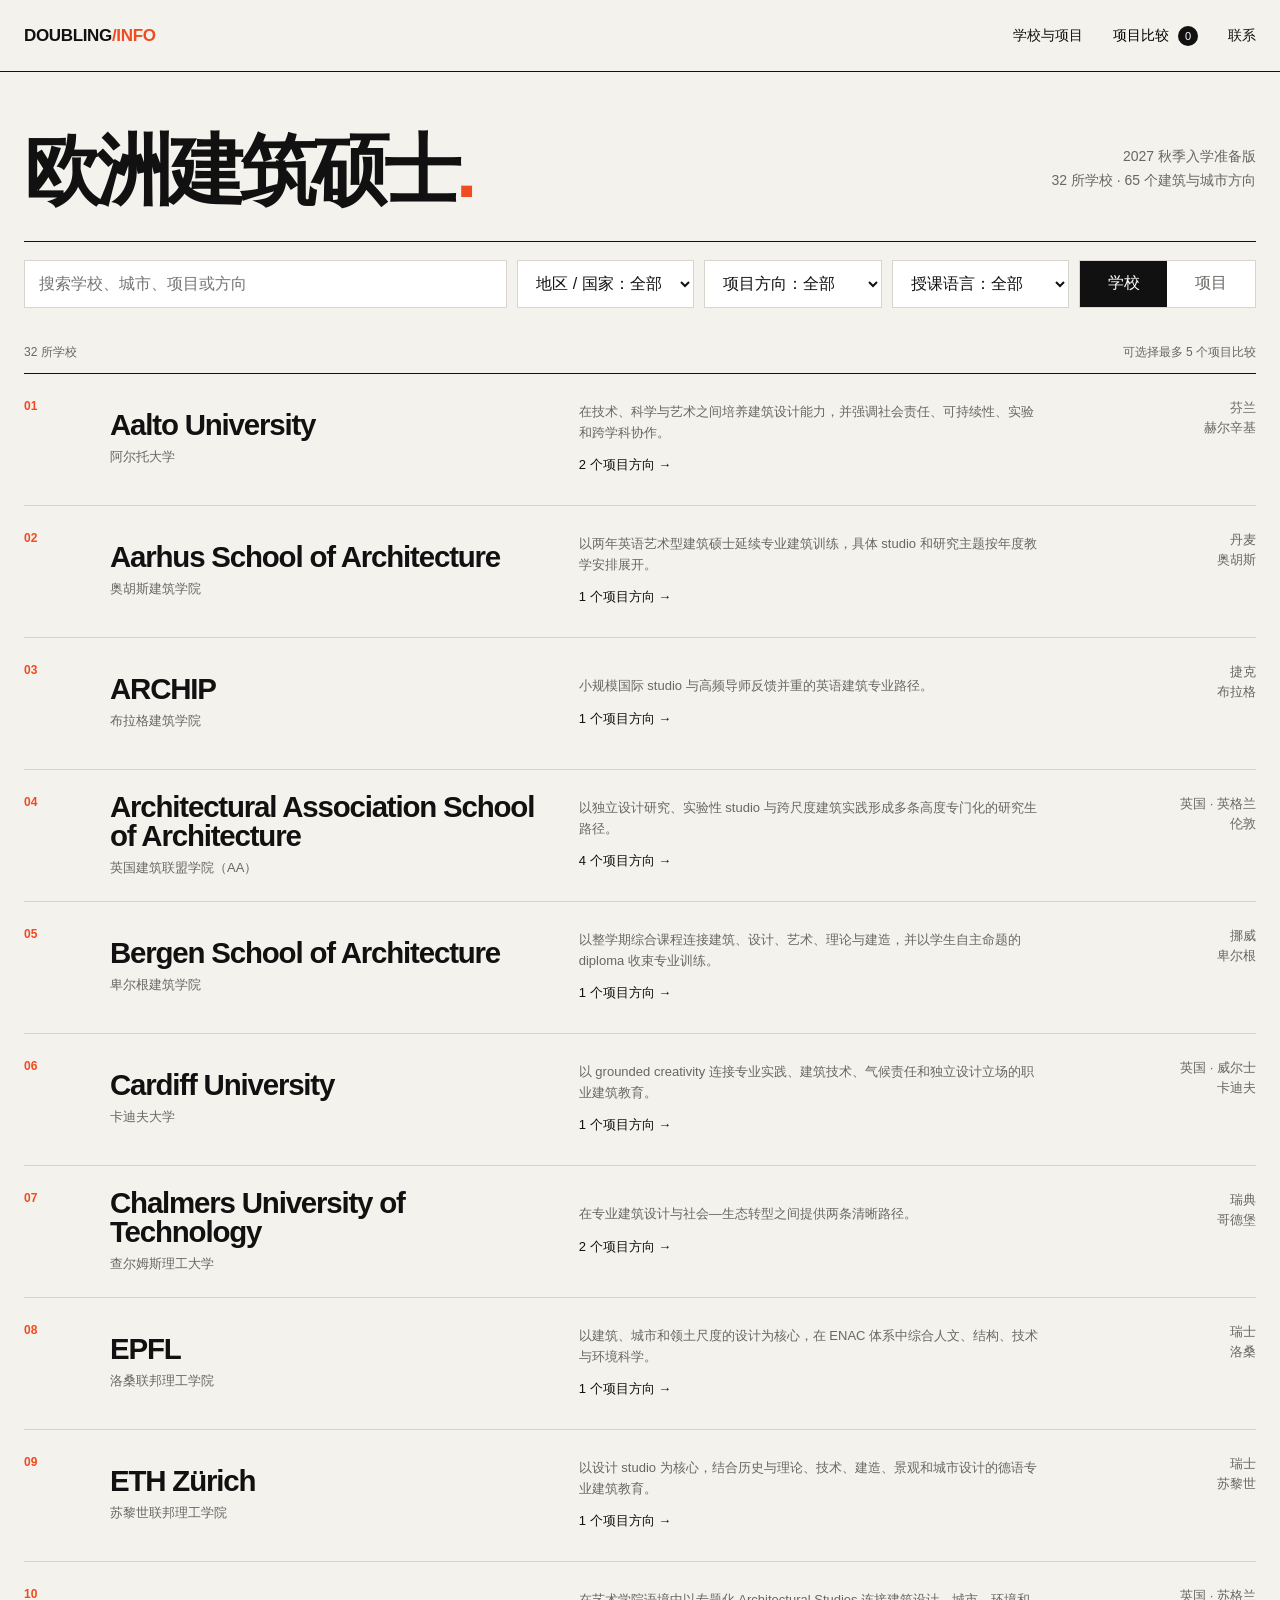
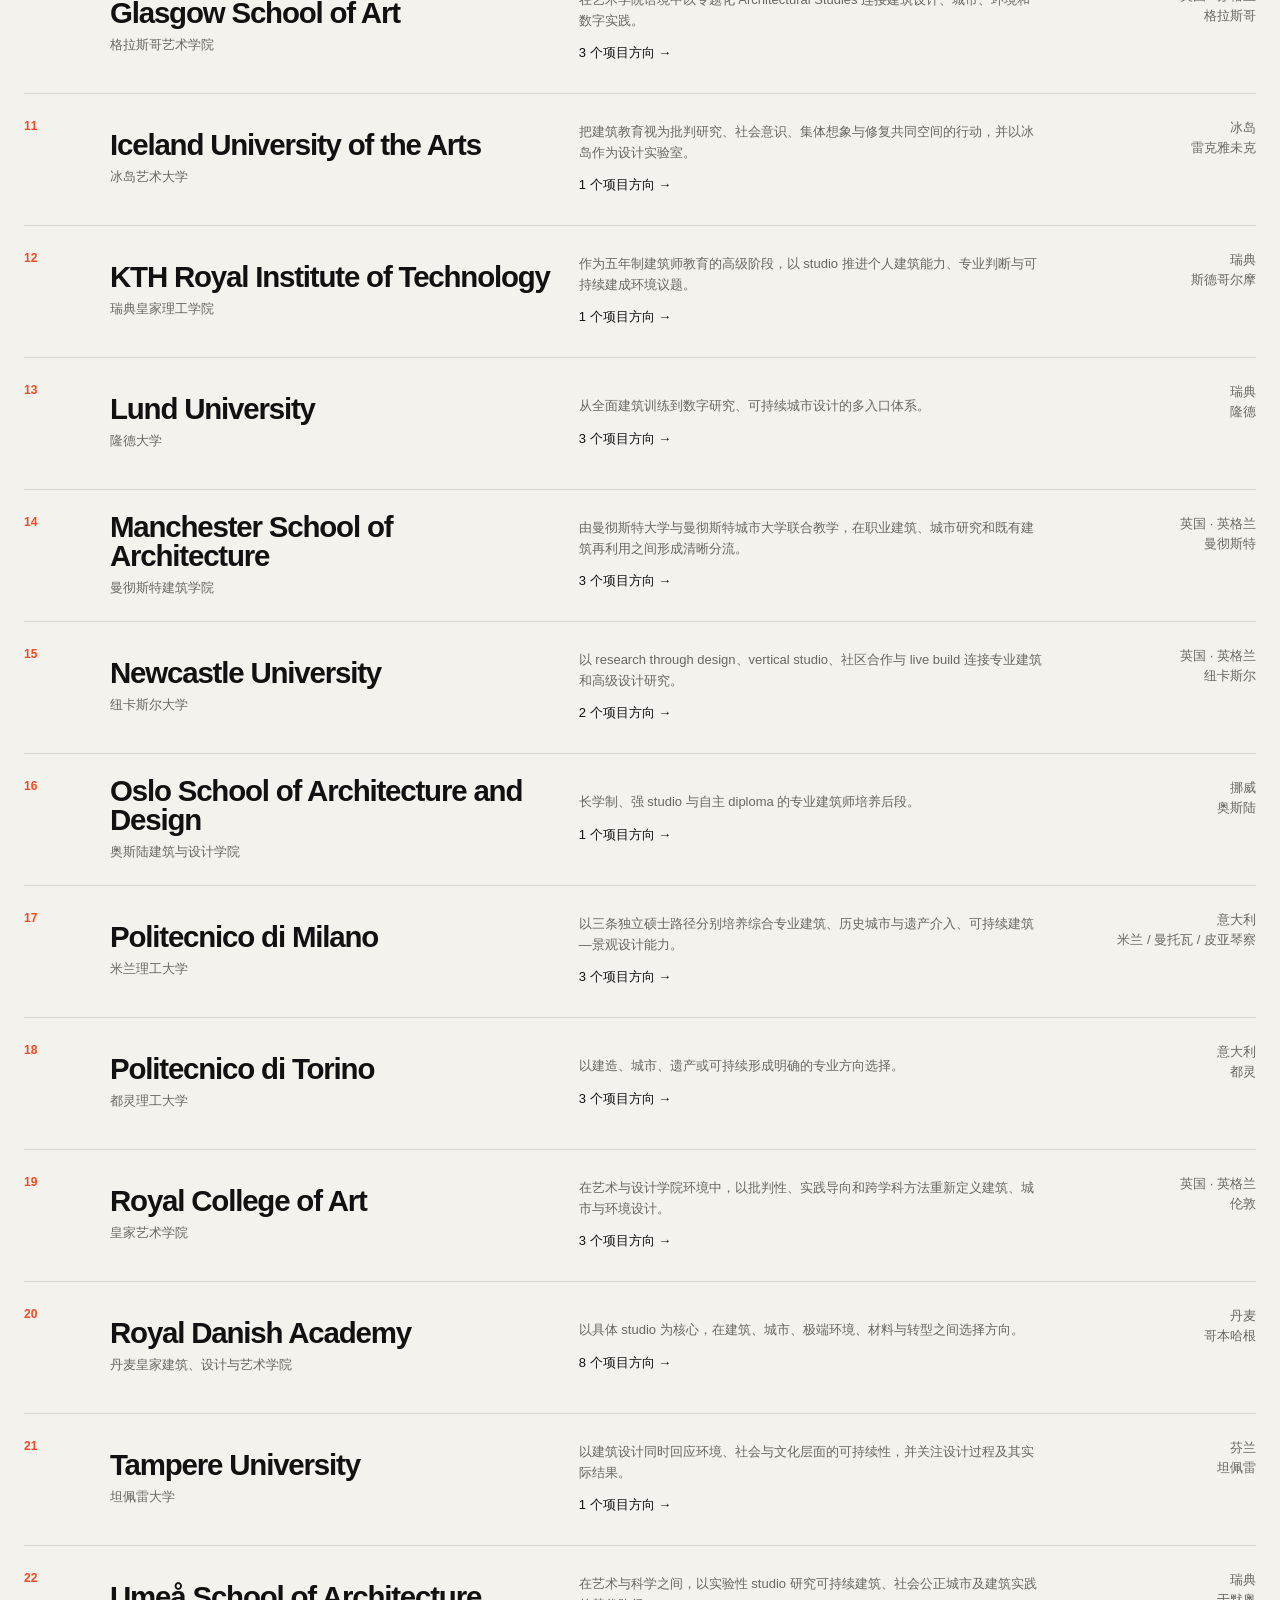
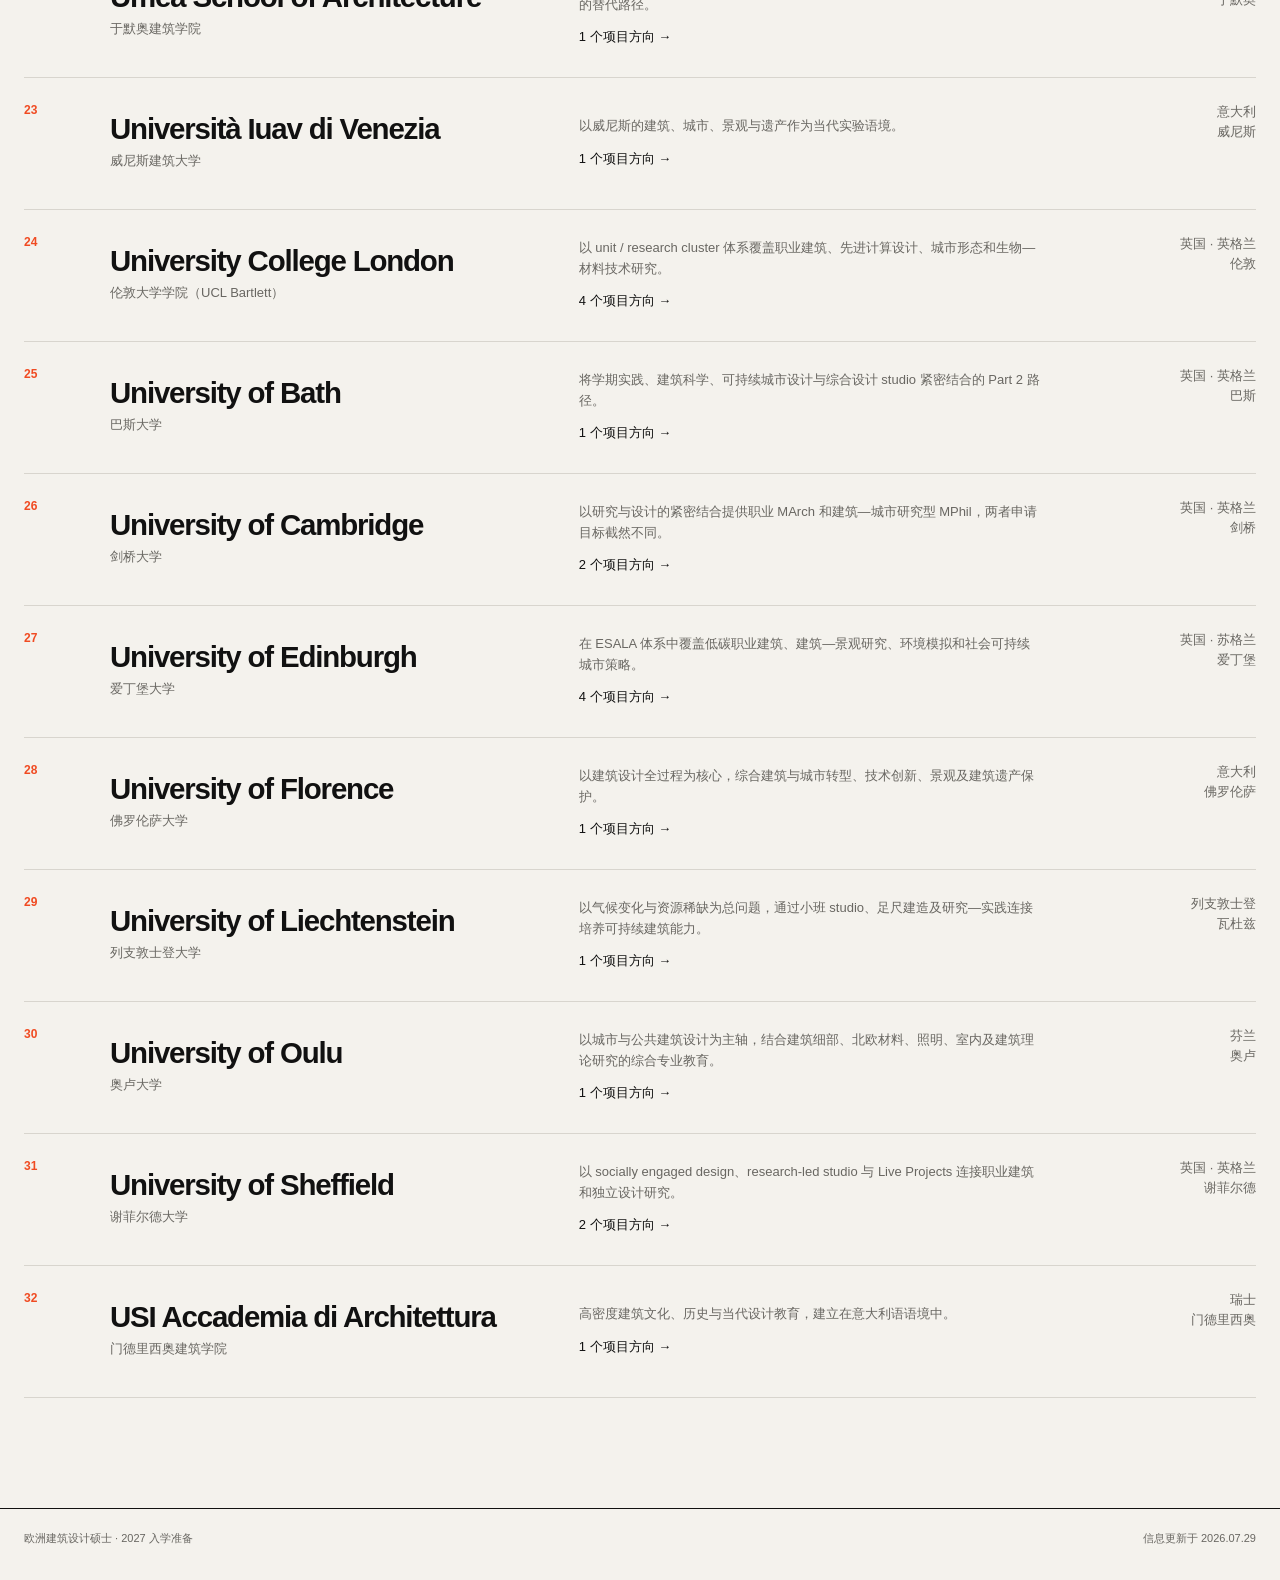
<file: info-backup-20260819/index.html>
<!doctype html>
<html lang="zh-CN">
  <head>
    <meta charset="utf-8" />
    <meta name="viewport" content="width=device-width, initial-scale=1" />
    <meta name="description" content="欧洲建筑设计硕士项目检索与比较，面向 2027 秋季入学准备。" />
    <title>欧洲建筑硕士项目｜Doubling</title>
    <link rel="stylesheet" href="./styles.css" />
  </head>
  <body>
    <header class="site-header">
      <a class="brand" href="./" data-home>DOUBLING<span>/INFO</span></a>
      <nav class="main-nav" aria-label="主导航">
        <a class="nav-home" href="./" data-home>学校与项目</a>
        <button type="button" data-open-compare>项目比较 <span data-compare-count>0</span></button>
        <a href="?view=contact" data-contact>联系</a>
      </nav>
    </header>
    <main id="app" tabindex="-1"></main>
    <div class="compare-dock" data-compare-dock hidden>
      <div class="compare-dock-inner">
        <div>
          <span class="eyebrow">项目比较</span>
          <strong data-dock-label>已选择 0 / 5</strong>
        </div>
        <div class="compare-mini-list" data-compare-mini></div>
        <button class="button button-dark" type="button" data-open-compare>开始比较 →</button>
      </div>
    </div>
    <footer class="site-footer">
      <span>欧洲建筑设计硕士 · 2027 入学准备</span>
      <span>信息更新于 2026.07.29</span>
    </footer>
    <script src="./data.js"></script>
    <script src="./app.js"></script>
  </body>
</html>
</file>
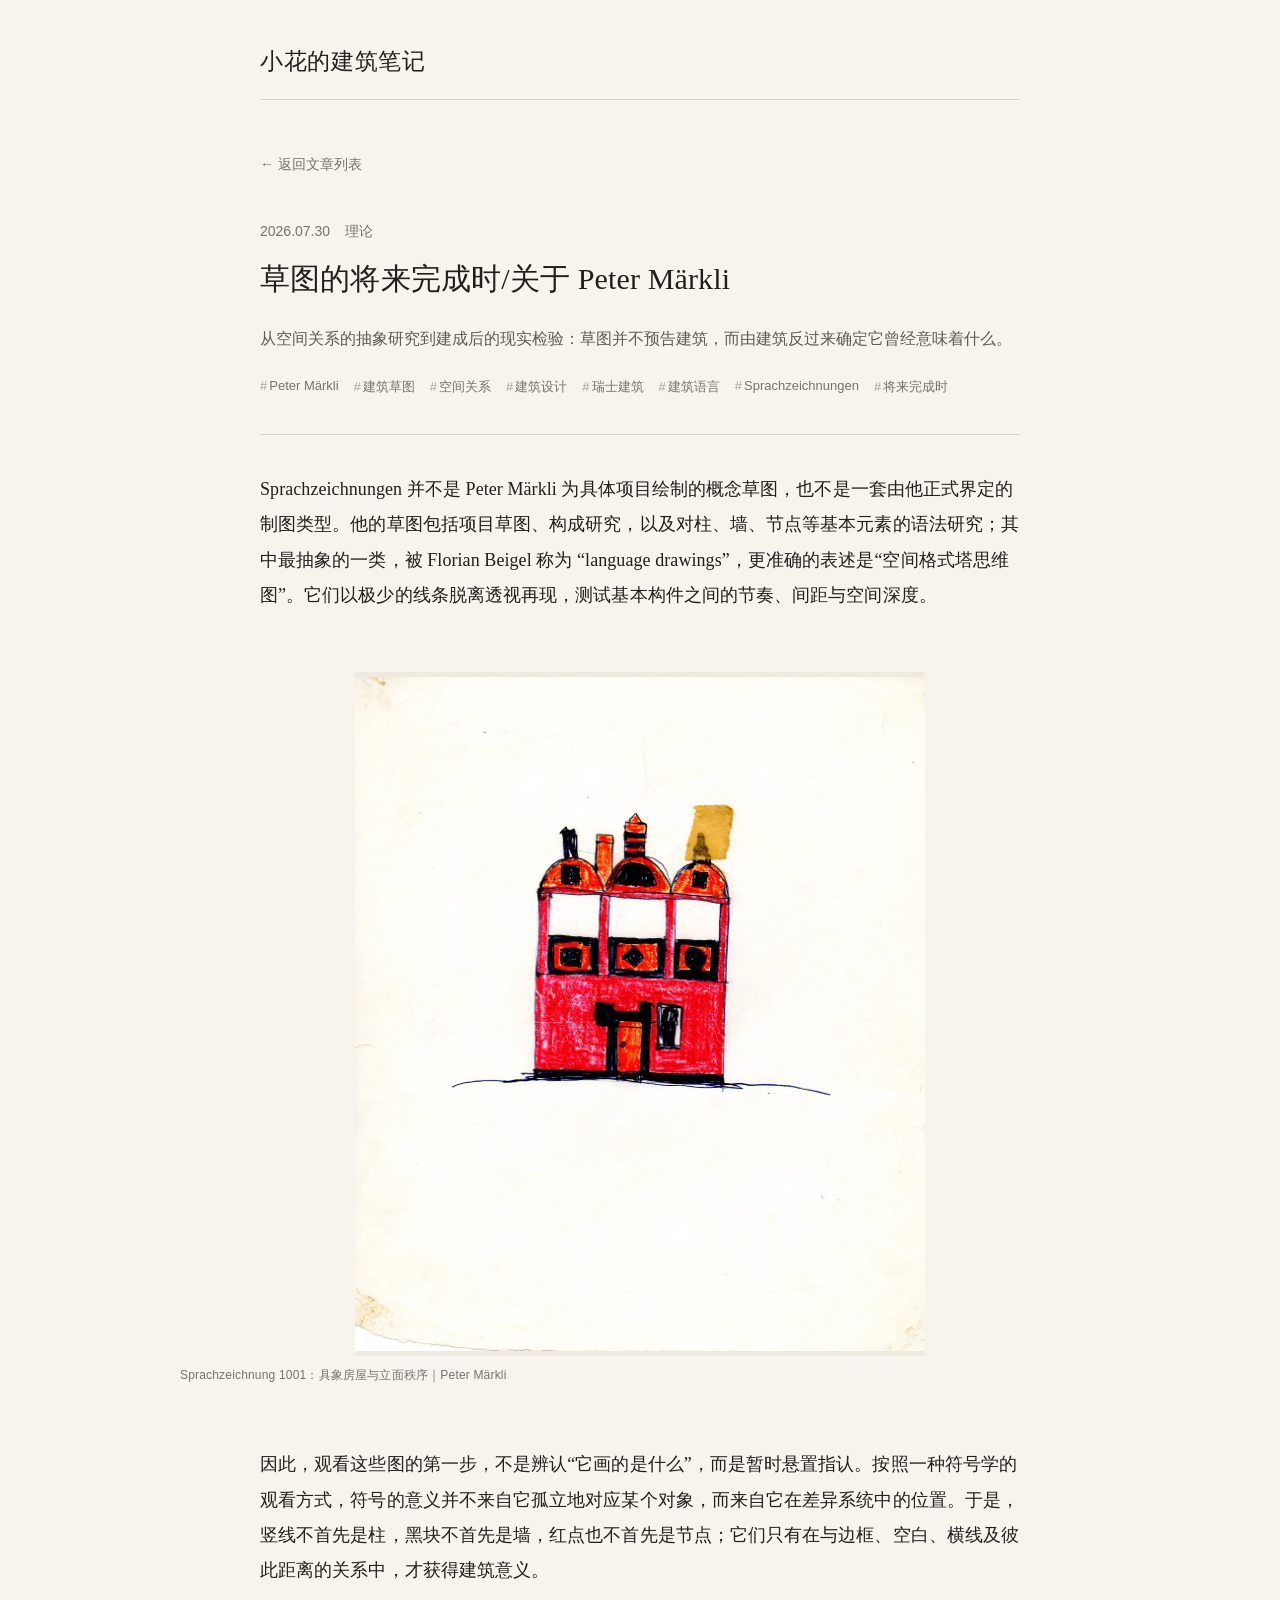
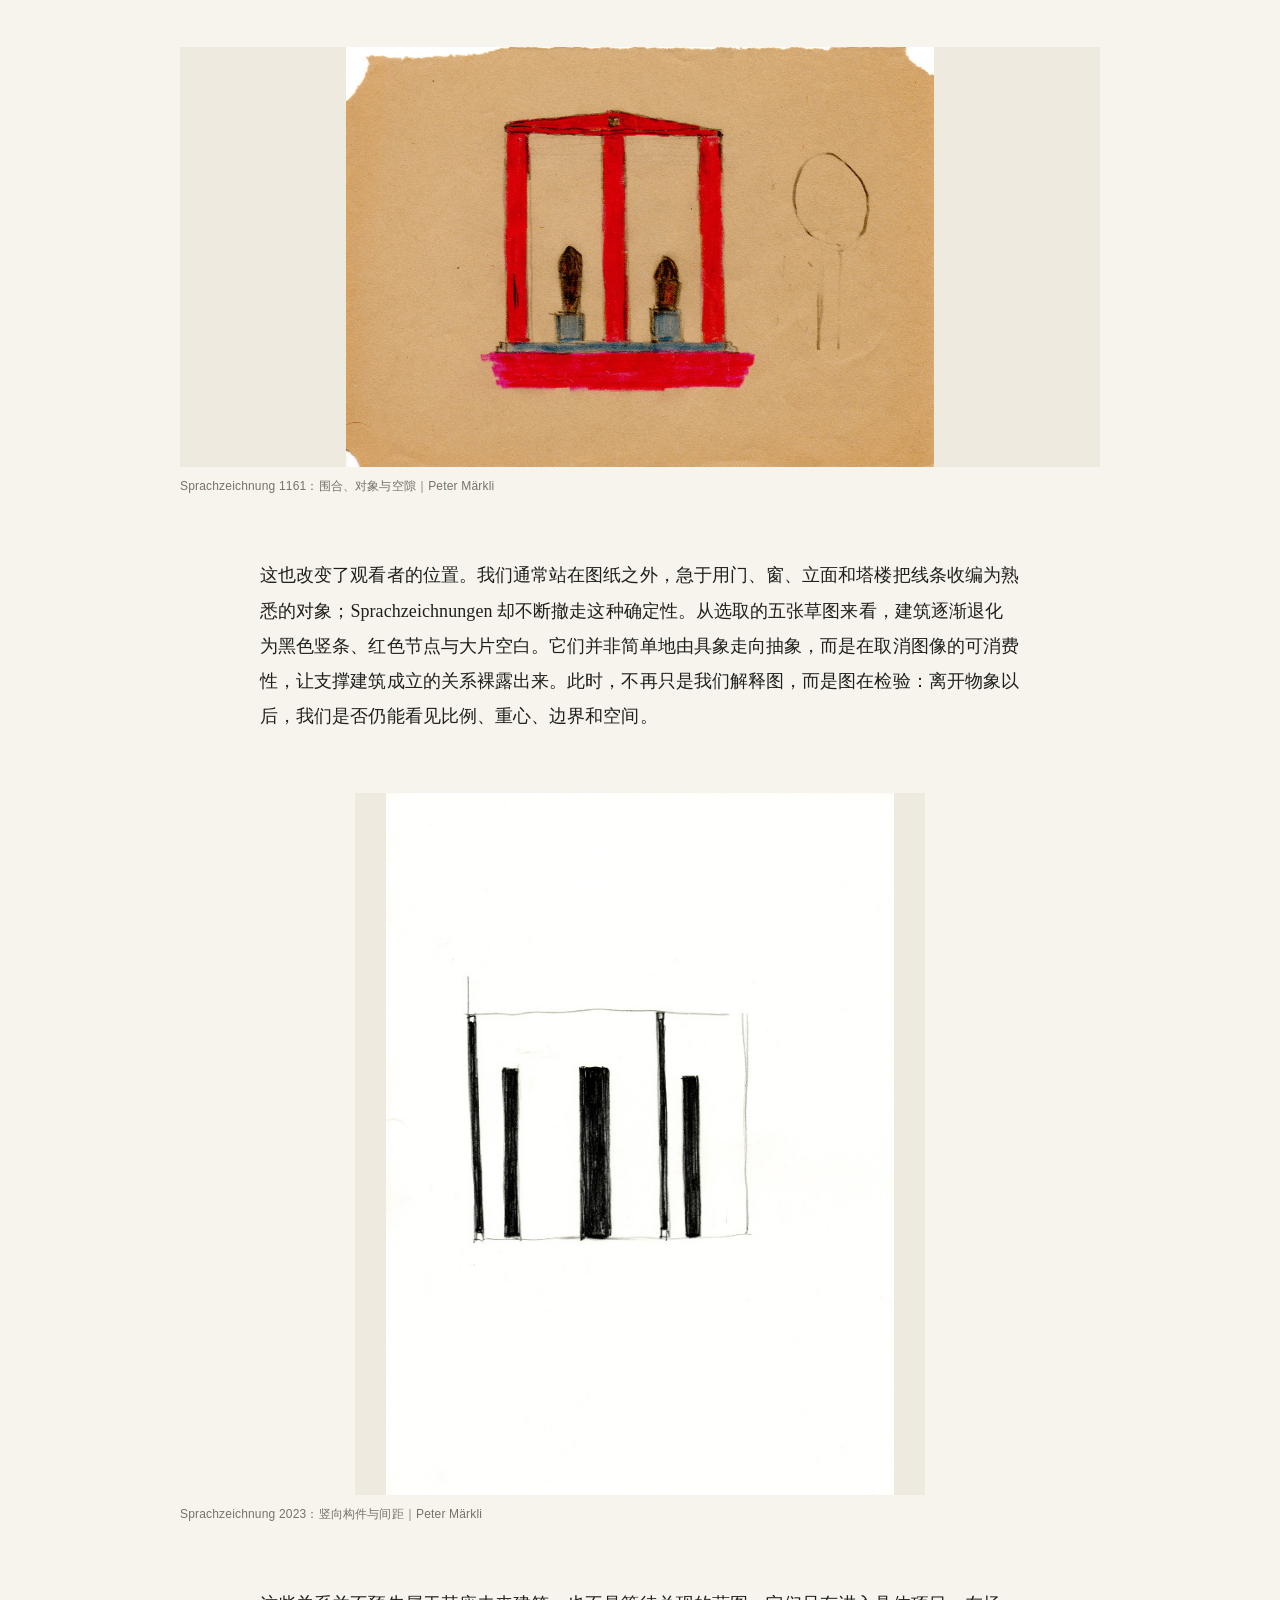
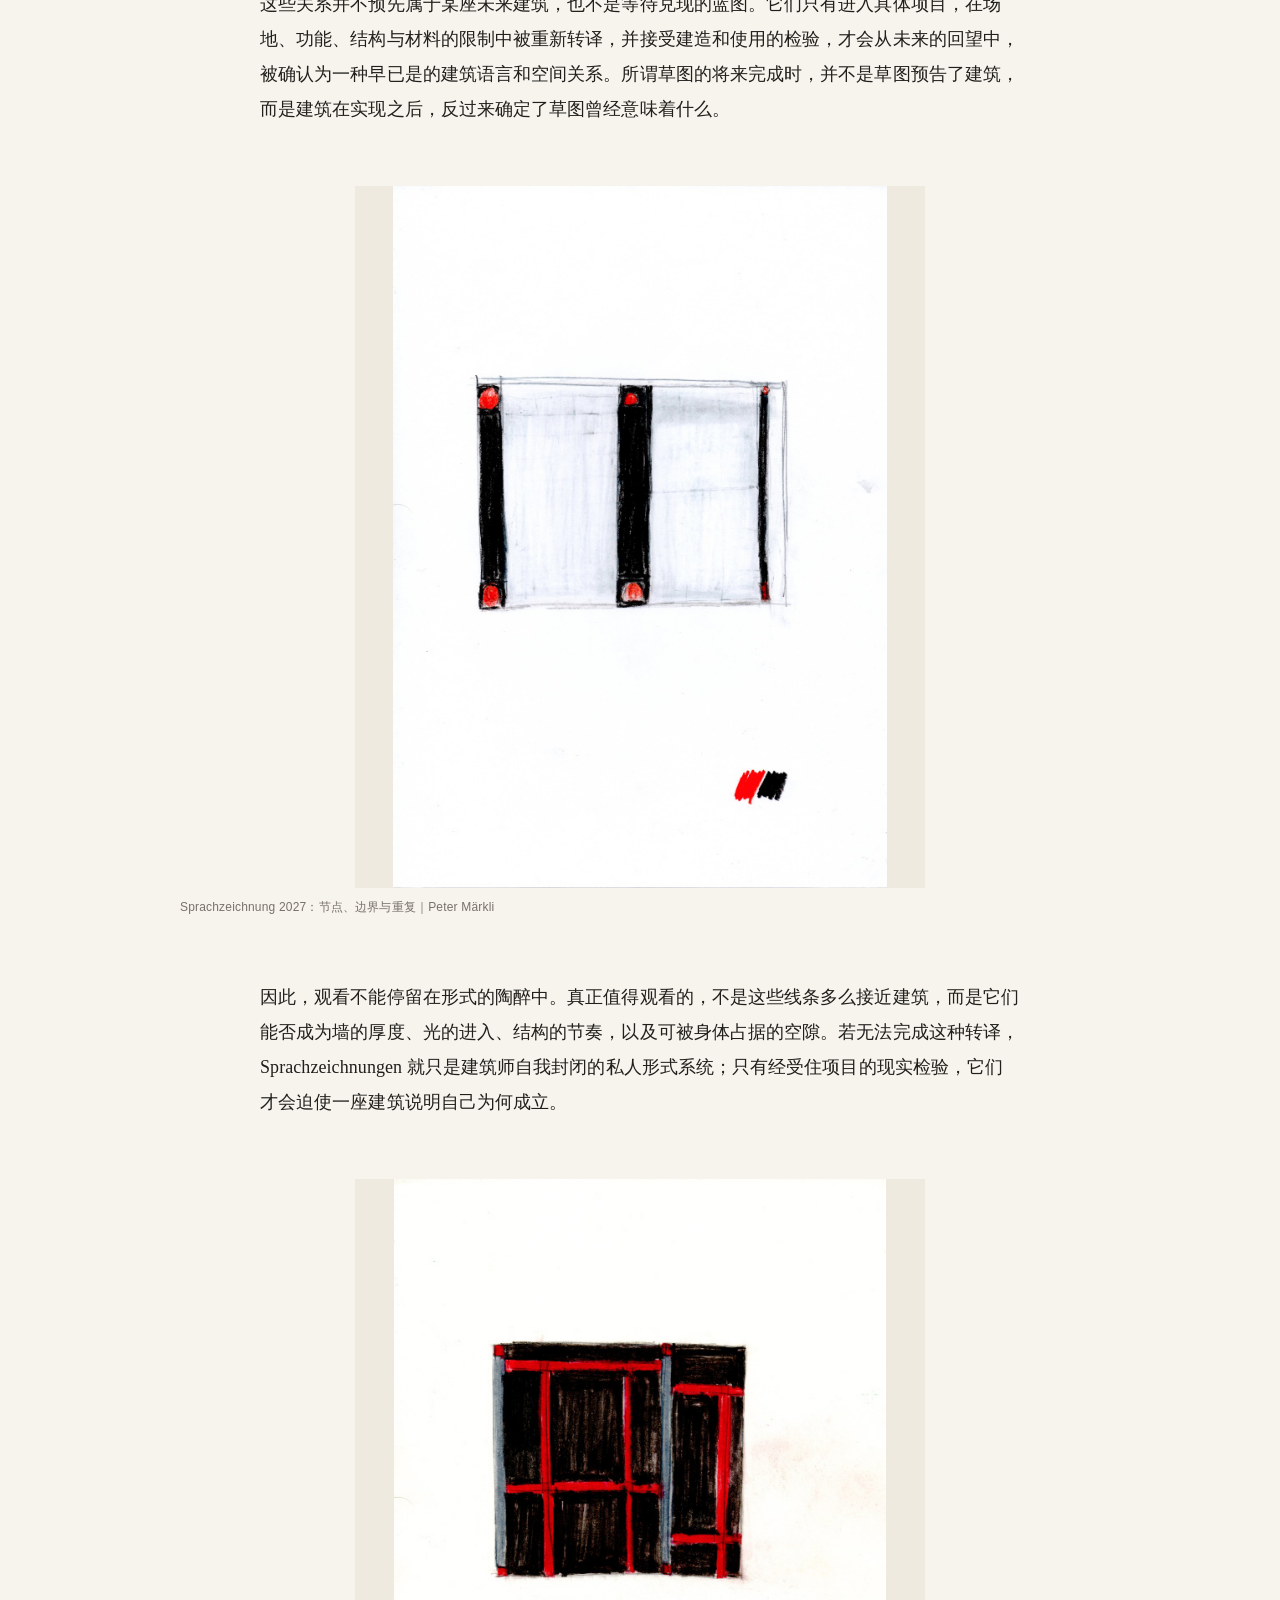
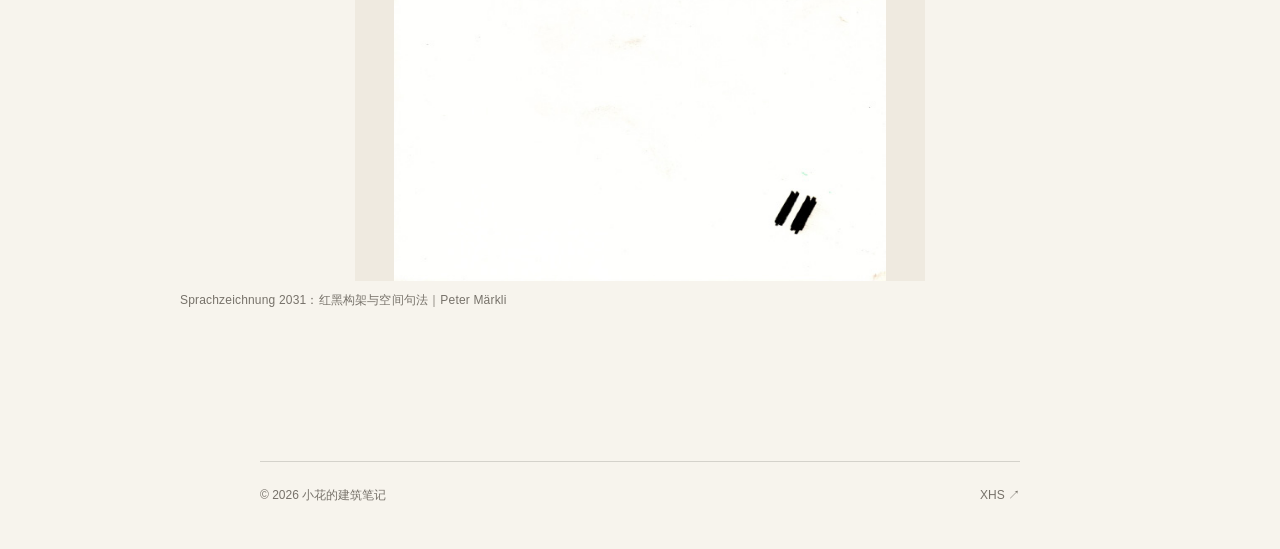
<file: articles/future-perfect-sketch-peter-markli/index.html>
<!doctype html>
<html lang="zh-CN">
  <head>
    <meta charset="utf-8" />
    <meta name="viewport" content="width=device-width, initial-scale=1" />
    <meta
      name="description"
      content="从 Sprachzeichnungen 出发，讨论草图如何在建成之后被确认为一种建筑语言与空间关系。"
    />
    <meta name="robots" content="noindex, noarchive, nosnippet, noimageindex" />
    <title>草图的将来完成时/关于 Peter Märkli｜小花的建筑笔记</title>
    <link rel="stylesheet" href="/assets/styles.css" />
  </head>
  <body class="article-page">
    <div class="shell">
      <header class="site-header">
        <a class="site-title" href="/" aria-label="返回小花的建筑笔记首页">小花的建筑笔记</a>
      </header>

      <main class="article-main">
        <a class="back-link" href="/">← 返回文章列表</a>

        <article>
          <header class="article-header">
            <div class="article-kicker">
              <time datetime="2026-07-30">2026.07.30</time>
              <span>理论</span>
            </div>
            <h1 class="article-title">
              草图的将来完成时/关于
              <span class="latin" lang="en">Peter Märkli</span>
            </h1>
            <p class="article-deck">
              从空间关系的抽象研究到建成后的现实检验：草图并不预告建筑，而由建筑反过来确定它曾经意味着什么。
            </p>
            <div class="article-tags" aria-label="标签">
              <span class="tag">Peter Märkli</span>
              <span class="tag">建筑草图</span>
              <span class="tag">空间关系</span>
              <span class="tag">建筑设计</span>
              <span class="tag">瑞士建筑</span>
              <span class="tag">建筑语言</span>
              <span class="tag">Sprachzeichnungen</span>
              <span class="tag">将来完成时</span>
            </div>
          </header>

          <div class="article-body">
            <p>
              <span class="latin" lang="de">Sprachzeichnungen</span> 并不是
              <span class="latin" lang="en">Peter Märkli</span>
              为具体项目绘制的概念草图，也不是一套由他正式界定的制图类型。他的草图包括项目草图、构成研究，以及对柱、墙、节点等基本元素的语法研究；其中最抽象的一类，被
              <span class="latin" lang="en">Florian Beigel</span> 称为
              <span class="latin" lang="en">“language drawings”</span
              >，更准确的表述是“空间格式塔思维图”。它们以极少的线条脱离透视再现，测试基本构件之间的节奏、间距与空间深度。
            </p>

            <figure>
              <img
                class="portrait"
                src="/assets/images/peter-markli/01-concrete-house-facade-order.svg?v=20260730"
                alt="Peter Märkli 语言图中的具象房屋与立面秩序"
                width="578"
                height="684"
              />
              <figcaption class="figure-caption">
                Sprachzeichnung 1001：具象房屋与立面秩序｜Peter Märkli
              </figcaption>
            </figure>

            <p>
              因此，观看这些图的第一步，不是辨认“它画的是什么”，而是暂时悬置指认。按照一种符号学的观看方式，符号的意义并不来自它孤立地对应某个对象，而来自它在差异系统中的位置。于是，竖线不首先是柱，黑块不首先是墙，红点也不首先是节点；它们只有在与边框、空白、横线及彼此距离的关系中，才获得建筑意义。
            </p>

            <figure>
              <img
                src="/assets/images/peter-markli/02-enclosure-object-void.svg?v=20260730"
                alt="Peter Märkli 语言图中的围合、对象与空隙"
                width="588"
                height="420"
                loading="lazy"
              />
              <figcaption class="figure-caption">
                Sprachzeichnung 1161：围合、对象与空隙｜Peter Märkli
              </figcaption>
            </figure>

            <p>
              这也改变了观看者的位置。我们通常站在图纸之外，急于用门、窗、立面和塔楼把线条收编为熟悉的对象；<span
                class="latin"
                lang="de"
                >Sprachzeichnungen</span
              >
              却不断撤走这种确定性。从选取的五张草图来看，建筑逐渐退化为黑色竖条、红色节点与大片空白。它们并非简单地由具象走向抽象，而是在取消图像的可消费性，让支撑建筑成立的关系裸露出来。此时，不再只是我们解释图，而是图在检验：离开物象以后，我们是否仍能看见比例、重心、边界和空间。
            </p>

            <figure>
              <img
                class="portrait"
                src="/assets/images/peter-markli/03-vertical-elements-spacing.svg?v=20260730"
                alt="Peter Märkli 语言图中的竖向构件与间距"
                width="590"
                height="815"
                loading="lazy"
              />
              <figcaption class="figure-caption">
                Sprachzeichnung 2023：竖向构件与间距｜Peter Märkli
              </figcaption>
            </figure>

            <p>
              这些关系并不预先属于某座未来建筑，也不是等待兑现的蓝图。它们只有进入具体项目，在场地、功能、结构与材料的限制中被重新转译，并接受建造和使用的检验，才会从未来的回望中，被确认为一种早已是的建筑语言和空间关系。所谓草图的将来完成时，并不是草图预告了建筑，而是建筑在实现之后，反过来确定了草图曾经意味着什么。
            </p>

            <figure>
              <img
                class="portrait"
                src="/assets/images/peter-markli/04-node-boundary-repetition.svg?v=20260730"
                alt="Peter Märkli 语言图中的节点、边界与重复"
                width="590"
                height="839"
                loading="lazy"
              />
              <figcaption class="figure-caption">
                Sprachzeichnung 2027：节点、边界与重复｜Peter Märkli
              </figcaption>
            </figure>

            <p>
              因此，观看不能停留在形式的陶醉中。真正值得观看的，不是这些线条多么接近建筑，而是它们能否成为墙的厚度、光的进入、结构的节奏，以及可被身体占据的空隙。若无法完成这种转译，<span
                class="latin"
                lang="de"
                >Sprachzeichnungen</span
              >
              就只是建筑师自我封闭的私人形式系统；只有经受住项目的现实检验，它们才会迫使一座建筑说明自己为何成立。
            </p>

            <figure>
              <img
                class="portrait"
                src="/assets/images/peter-markli/05-red-black-spatial-syntax.svg?v=20260730"
                alt="Peter Märkli 语言图中的红黑构架与空间句法"
                width="588"
                height="839"
                loading="lazy"
              />
              <figcaption class="figure-caption">
                Sprachzeichnung 2031：红黑构架与空间句法｜Peter Märkli
              </figcaption>
            </figure>
          </div>
        </article>
      </main>

      <footer class="site-footer">
        <span>© 2026 小花的建筑笔记</span>
        <a href="https://xhslink.cn/m/5hU8gL6OSXb" target="_blank" rel="noopener noreferrer"
          >XHS ↗</a
        >
      </footer>
    </div>

    <script src="/assets/protect.js" defer></script>
  </body>
</html>
</file>
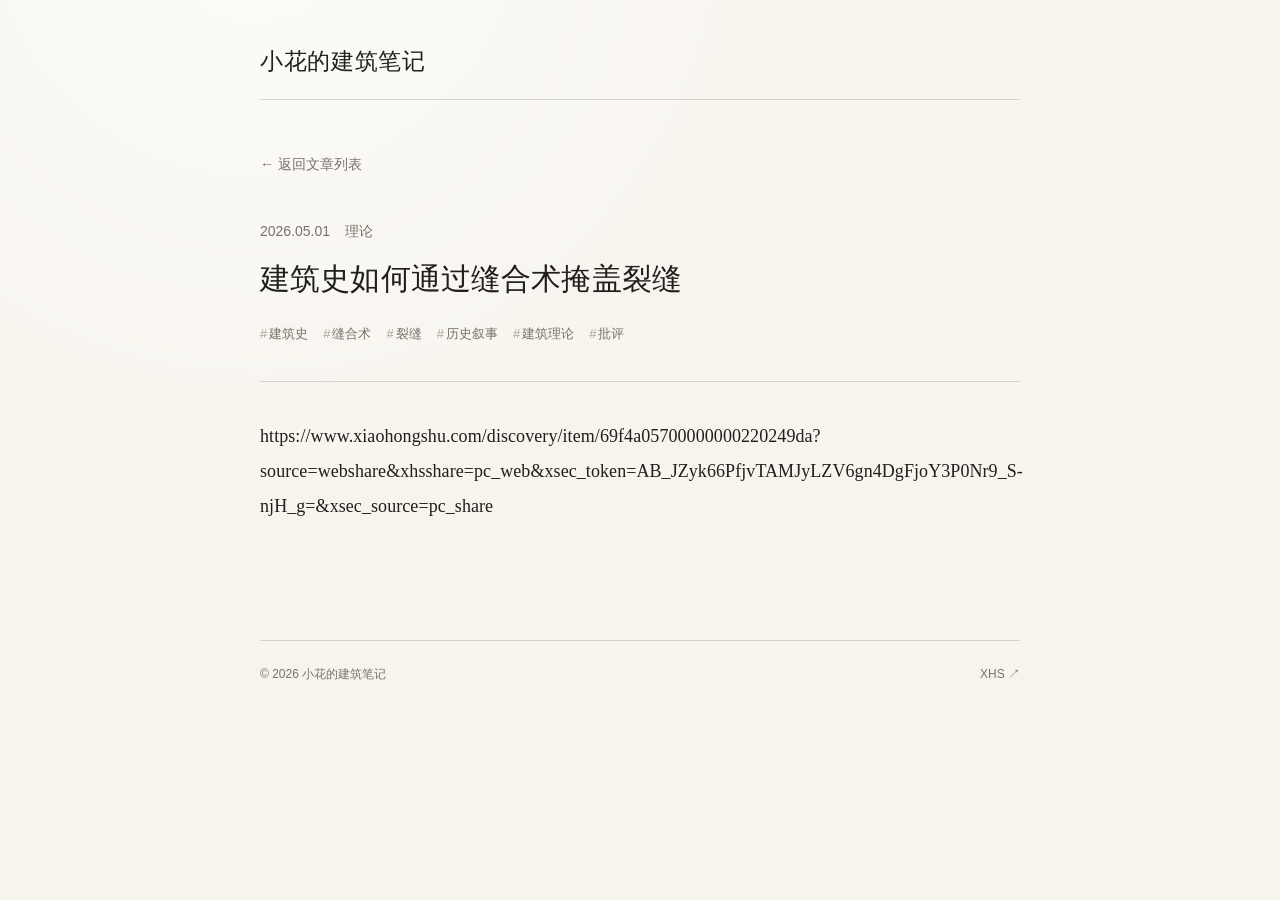
<file: articles/how-architectural-history-sutures-cracks/index.html>
<!doctype html>
<html lang="zh-CN">
  <head>
    <meta charset="utf-8" />
    <meta name="viewport" content="width=device-width, initial-scale=1" />
    <meta name="description" content="讨论建筑史如何通过叙事的缝合，遮蔽自身内部的断裂与裂缝。" />
    <meta name="robots" content="noindex, noarchive, nosnippet, noimageindex" />
    <title>建筑史如何通过缝合术掩盖裂缝｜小花的建筑笔记</title>
    <link rel="stylesheet" href="/assets/styles.css" />
  </head>
  <body class="article-page">
    <div class="shell">
      <header class="site-header"><a class="site-title" href="/" aria-label="返回小花的建筑笔记首页">小花的建筑笔记</a></header>
      <main class="article-main">
        <a class="back-link" href="/">← 返回文章列表</a>
        <article>
          <header class="article-header">
            <div class="article-kicker"><time datetime="2026-05-01">2026.05.01</time><span>理论</span></div>
            <h1 class="article-title">建筑史如何通过缝合术掩盖裂缝</h1>
            <div class="article-tags" aria-label="标签"><span class="tag">建筑史</span><span class="tag">缝合术</span><span class="tag">裂缝</span><span class="tag">历史叙事</span><span class="tag">建筑理论</span><span class="tag">批评</span></div>
          </header>
          <div class="article-body">
            <p><a href="https://www.xiaohongshu.com/discovery/item/69f4a05700000000220249da?source=webshare&amp;xhsshare=pc_web&amp;xsec_token=AB_JZyk66PfjvTAMJyLZV6gn4DgFjoY3P0Nr9_S-njH_g=&amp;xsec_source=pc_share" target="_blank" rel="noopener noreferrer">https://www.xiaohongshu.com/discovery/item/69f4a05700000000220249da?source=webshare&amp;xhsshare=pc_web&amp;xsec_token=AB_JZyk66PfjvTAMJyLZV6gn4DgFjoY3P0Nr9_S-njH_g=&amp;xsec_source=pc_share</a></p>
          </div>
        </article>
      </main>
      <footer class="site-footer"><span>© 2026 小花的建筑笔记</span><a href="https://xhslink.cn/m/5hU8gL6OSXb" target="_blank" rel="noopener noreferrer">XHS ↗</a></footer>
    </div>
    <script src="/assets/protect.js" defer></script>
  </body>
</html>
</file>
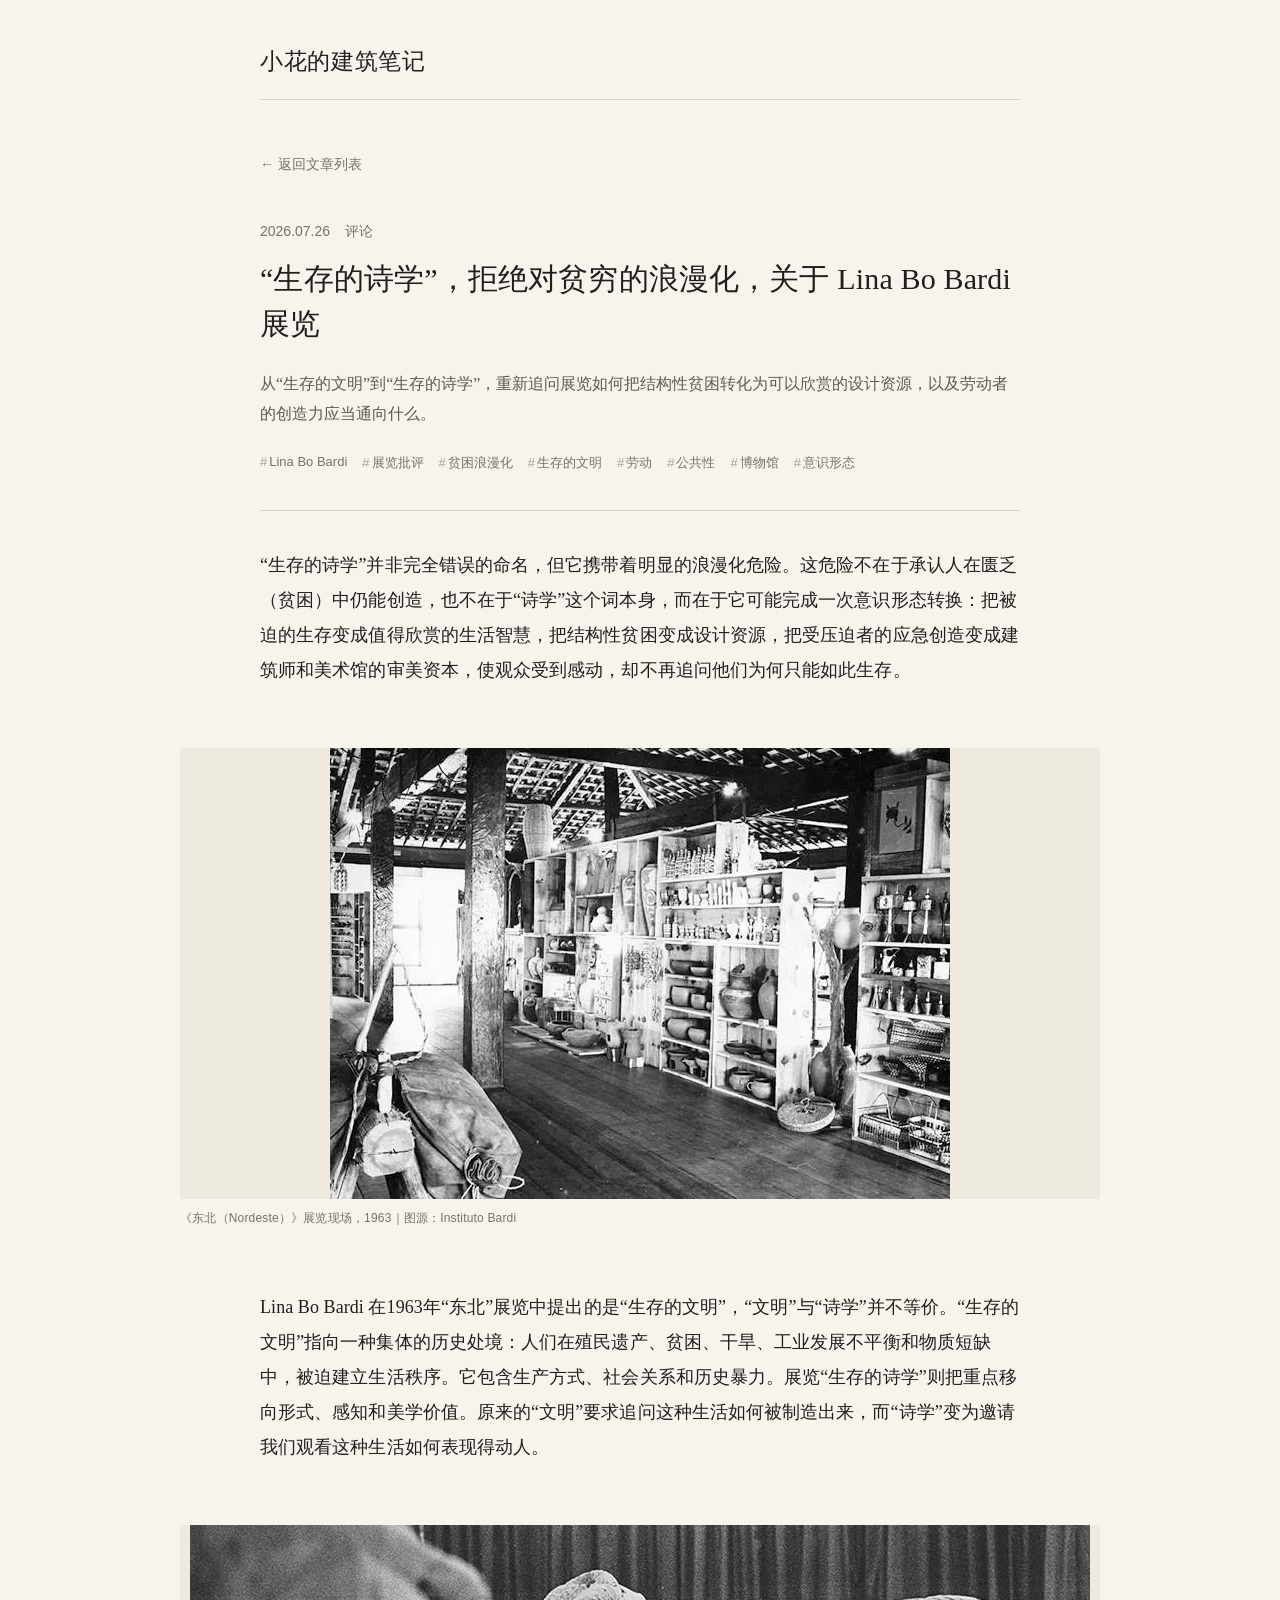
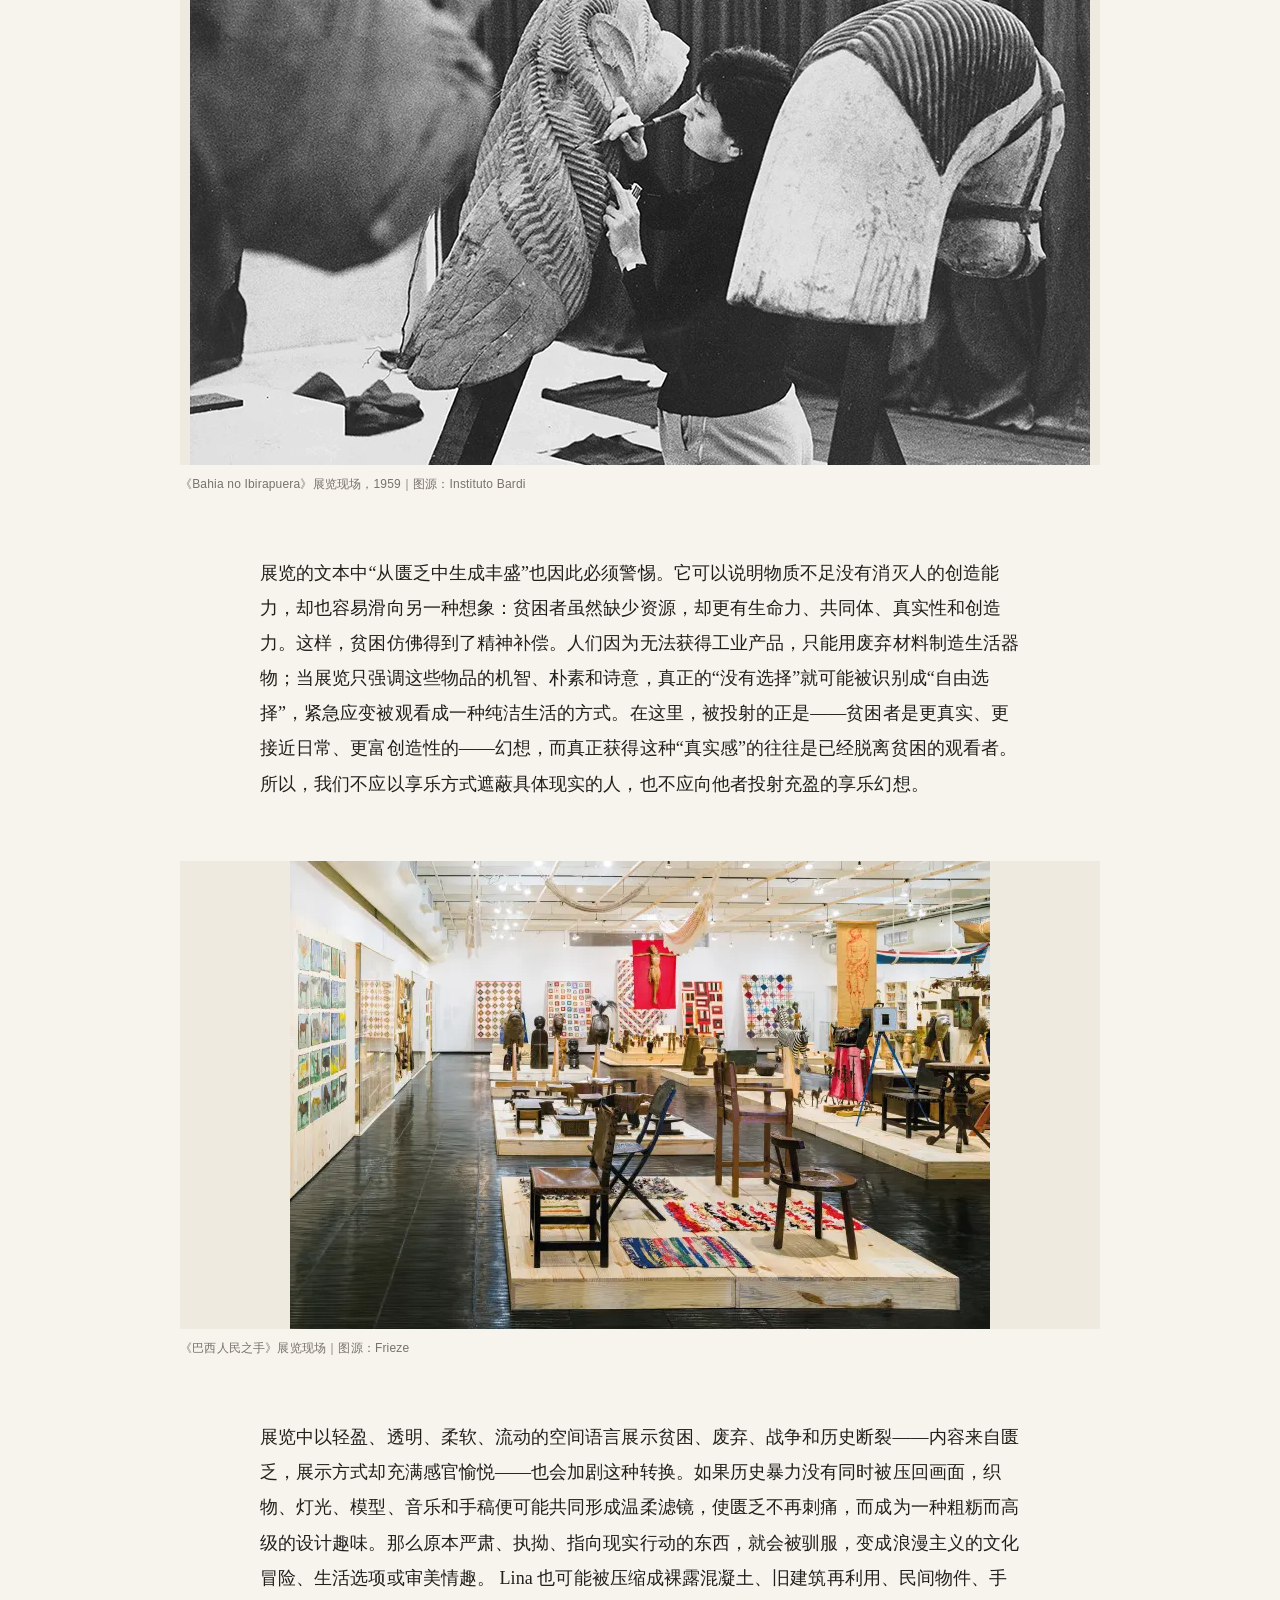
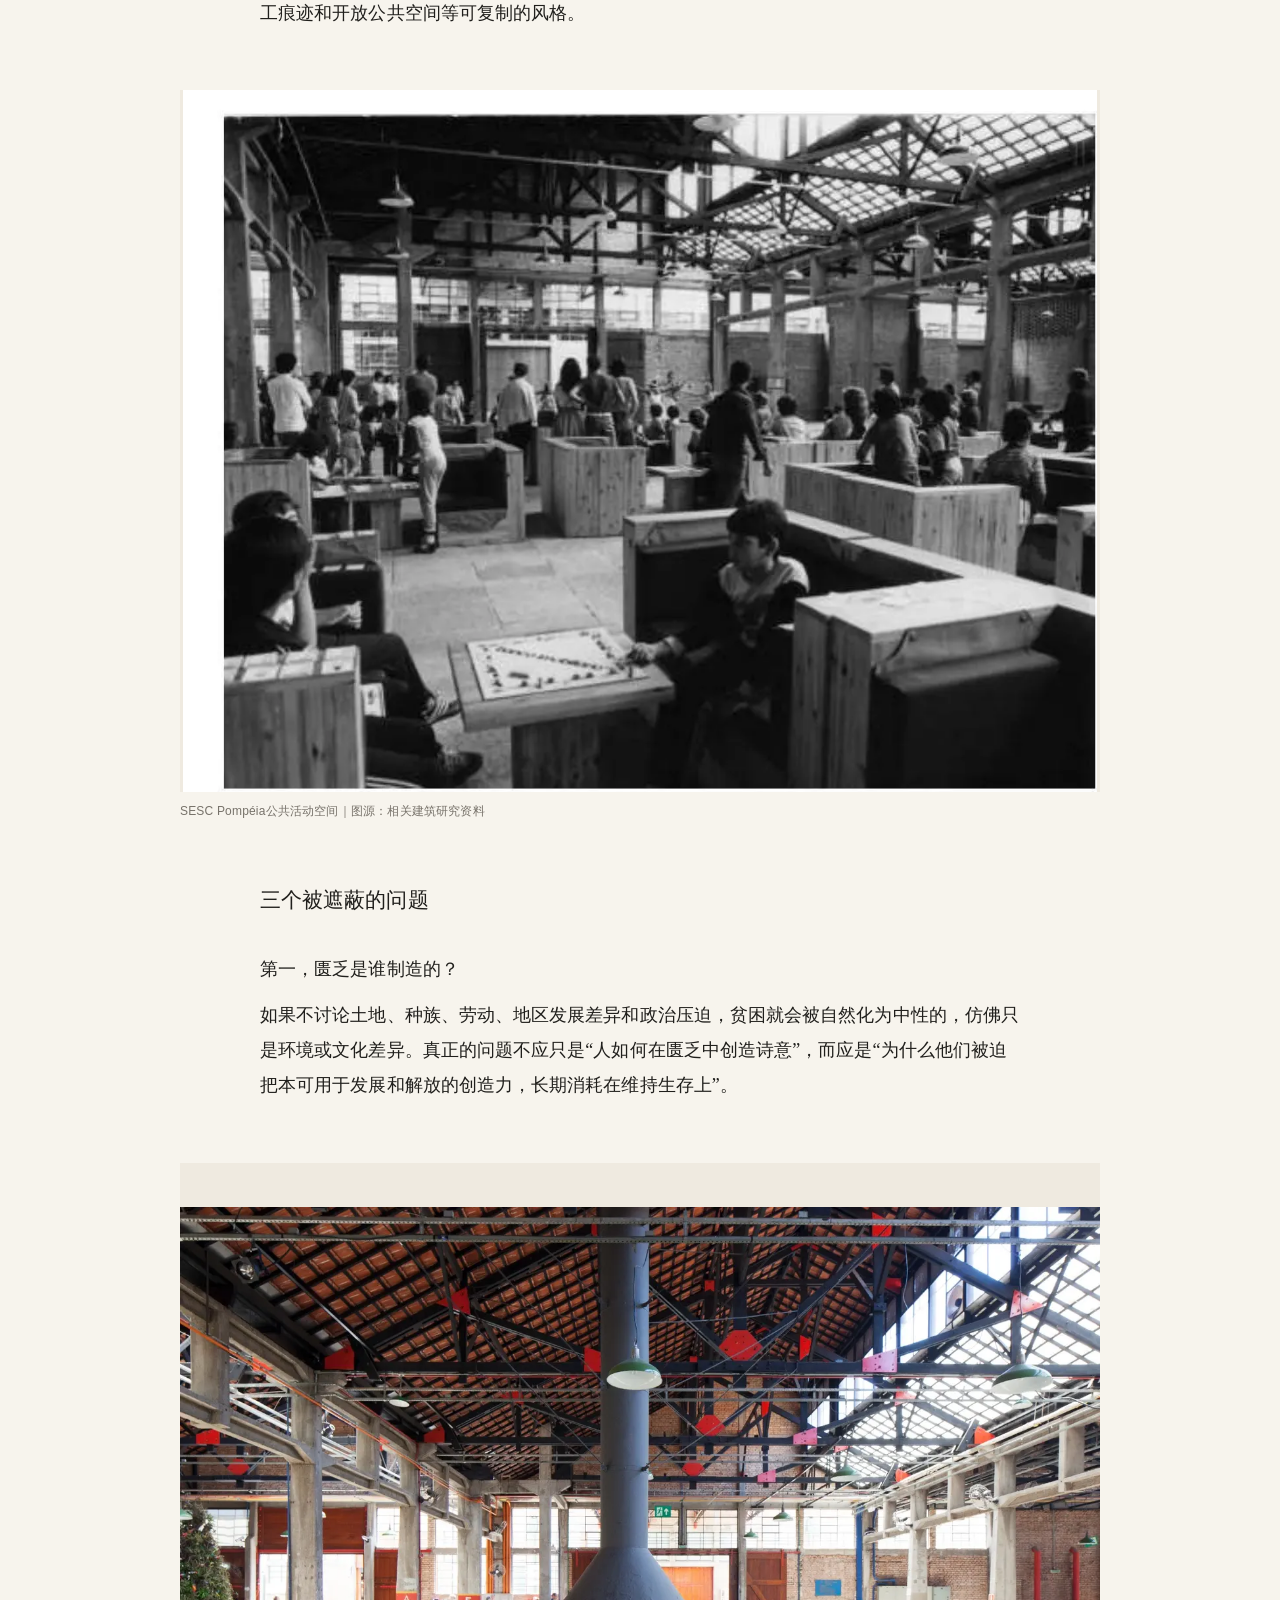
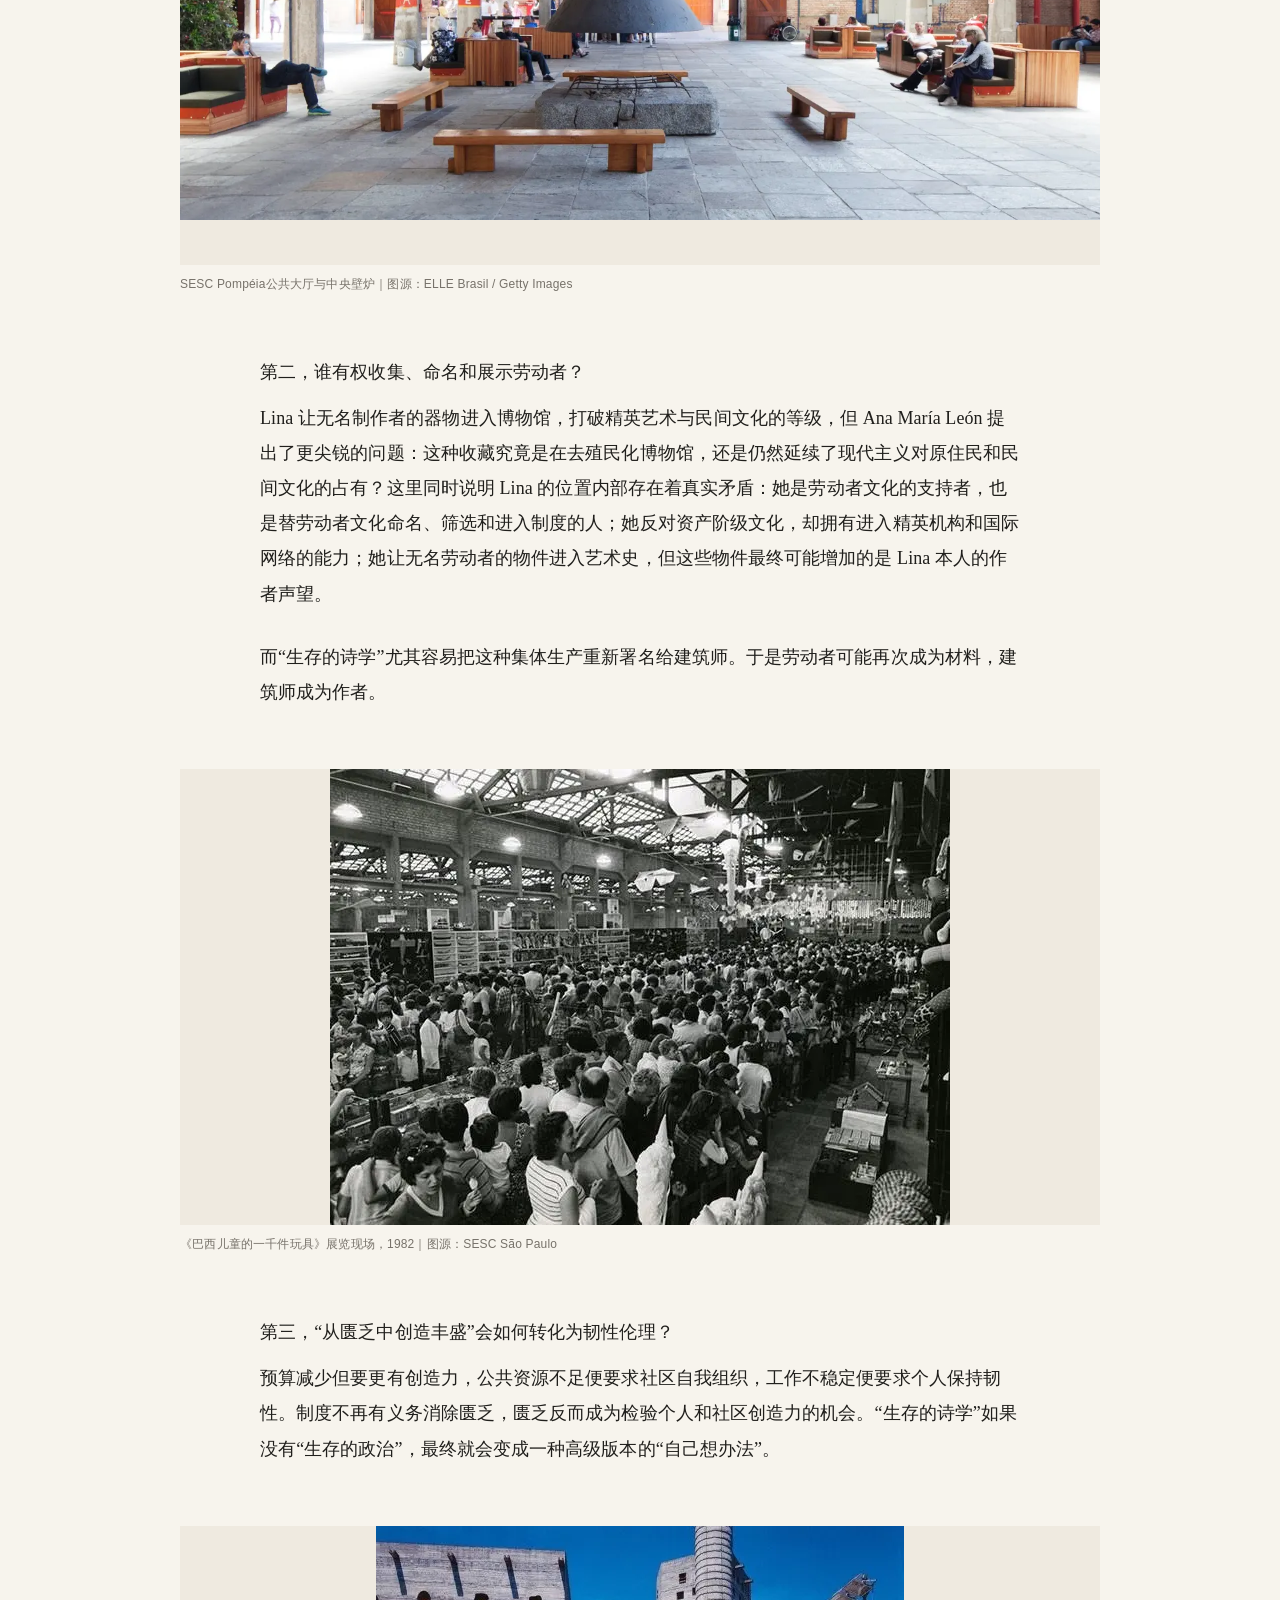
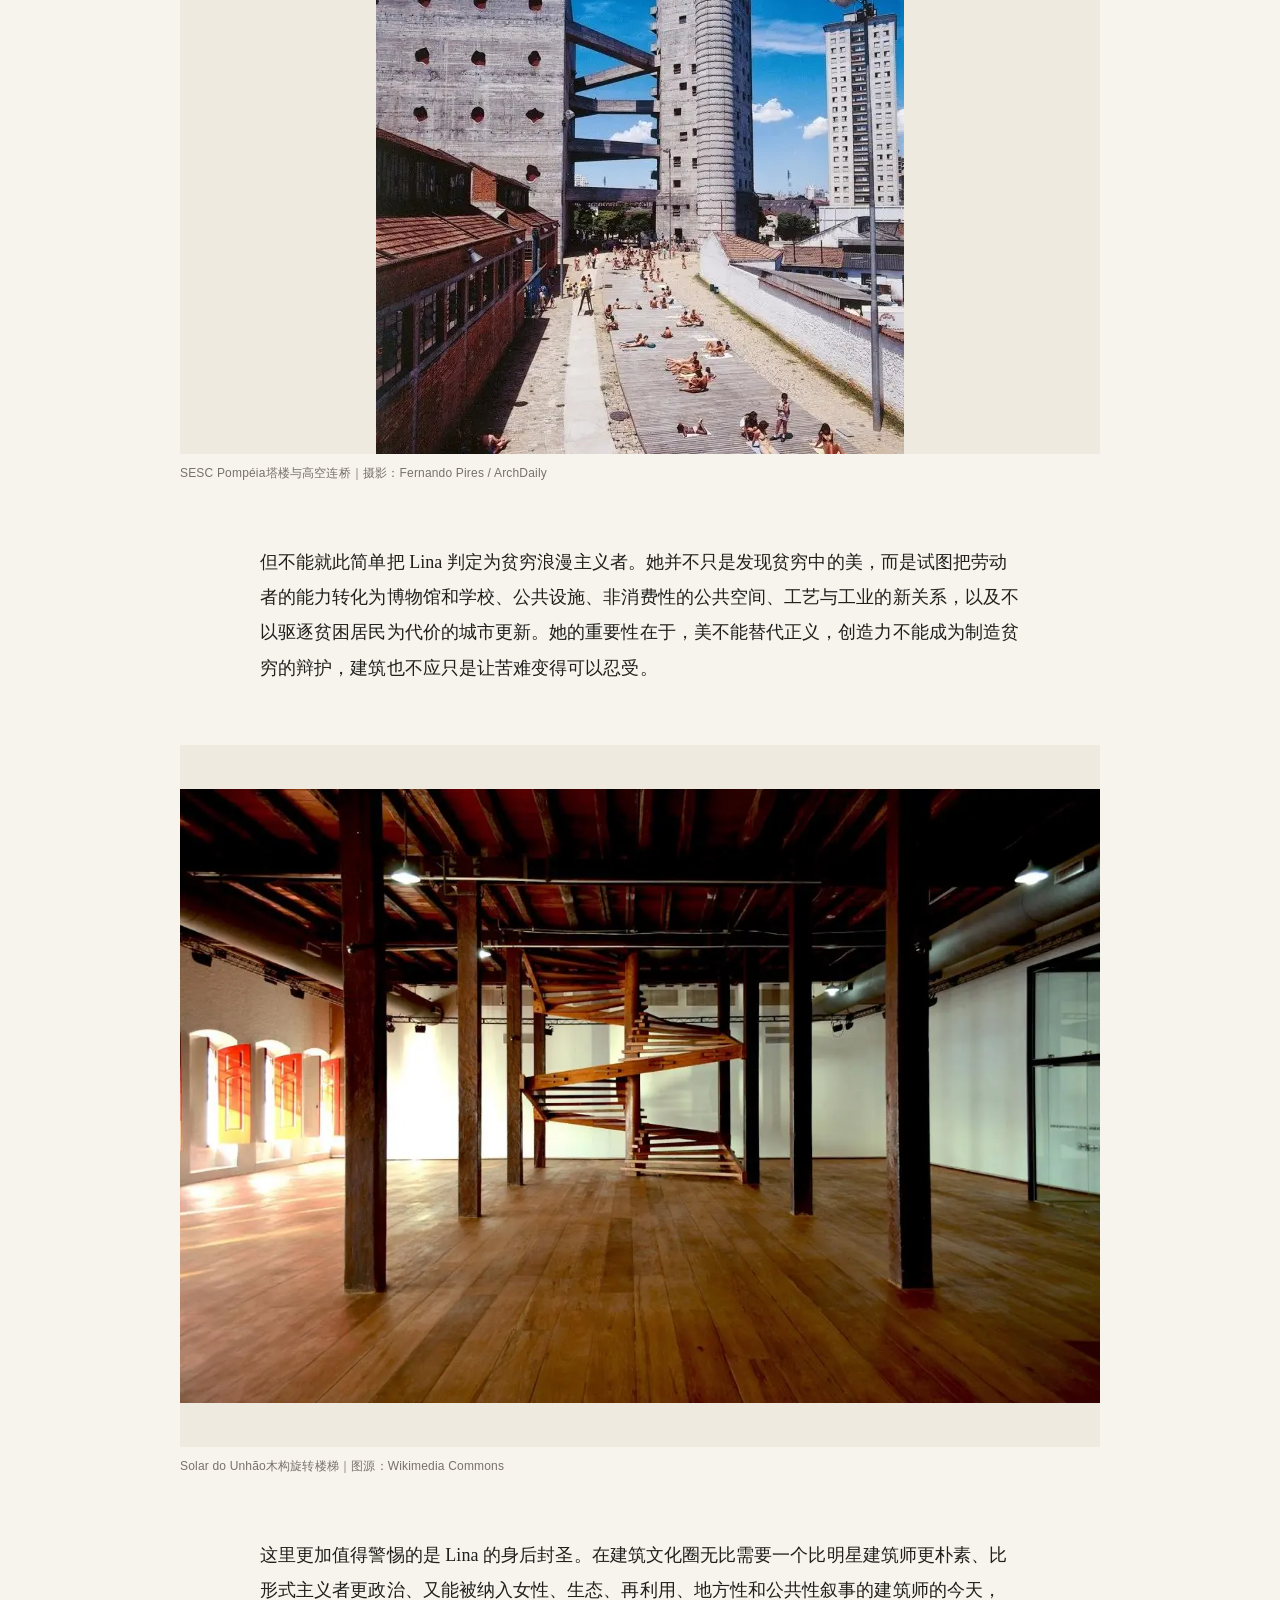
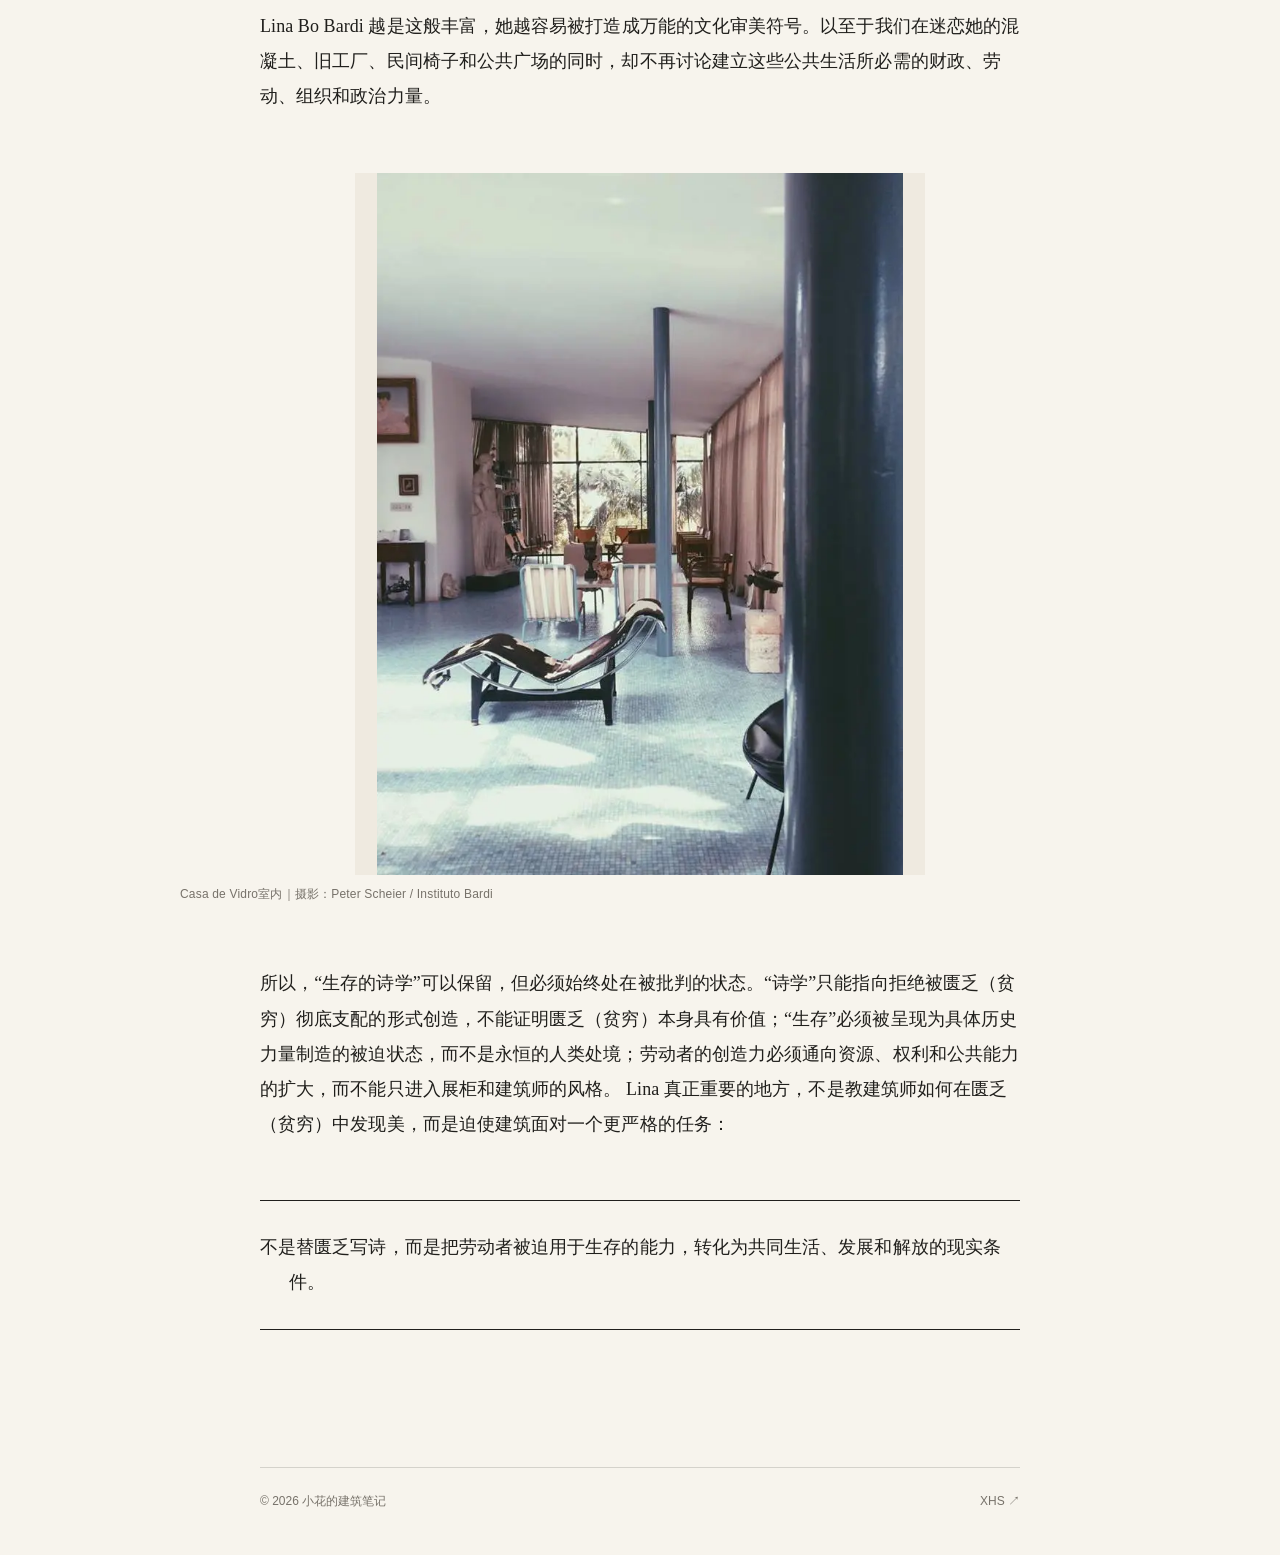
<file: articles/poetics-of-survival-lina-bo-bardi/index.html>
<!doctype html>
<html lang="zh-CN">
  <head>
    <meta charset="utf-8" />
    <meta name="viewport" content="width=device-width, initial-scale=1" />
    <meta
      name="description"
      content="从“生存的文明”到“生存的诗学”，重新追问展览如何把结构性贫困转化为可以欣赏的设计资源。"
    />
    <meta name="robots" content="noindex, noarchive, nosnippet, noimageindex" />
    <title>“生存的诗学”，拒绝对贫穷的浪漫化｜小花的建筑笔记</title>
    <link rel="stylesheet" href="/assets/styles.css" />
  </head>
  <body class="article-page">
    <div class="shell">
      <header class="site-header">
        <a class="site-title" href="/" aria-label="返回小花的建筑笔记首页">小花的建筑笔记</a>
      </header>

      <main class="article-main">
        <a class="back-link" href="/">← 返回文章列表</a>

        <article>
          <header class="article-header">
            <div class="article-kicker">
              <time datetime="2026-07-26">2026.07.26</time>
              <span>评论</span>
            </div>
            <h1 class="article-title">
              “生存的诗学”，拒绝对贫穷的浪漫化，关于
              <span class="latin" lang="en">Lina Bo Bardi</span> 展览
            </h1>
            <p class="article-deck">
              从“生存的文明”到“生存的诗学”，重新追问展览如何把结构性贫困转化为可以欣赏的设计资源，以及劳动者的创造力应当通向什么。
            </p>
            <div class="article-tags" aria-label="标签">
              <span class="tag">Lina Bo Bardi</span>
              <span class="tag">展览批评</span>
              <span class="tag">贫困浪漫化</span>
              <span class="tag">生存的文明</span>
              <span class="tag">劳动</span>
              <span class="tag">公共性</span>
              <span class="tag">博物馆</span>
              <span class="tag">意识形态</span>
            </div>
          </header>

          <div class="article-body">
            <p>
              “生存的诗学”并非完全错误的命名，但它携带着明显的浪漫化危险。这危险不在于承认人在匮乏（贫困）中仍能创造，也不在于“诗学”这个词本身，而在于它可能完成一次意识形态转换：把被迫的生存变成值得欣赏的生活智慧，把结构性贫困变成设计资源，把受压迫者的应急创造变成建筑师和美术馆的审美资本，使观众受到感动，却不再追问他们为何只能如此生存。
            </p>

            <figure>
              <img
                src="/assets/images/lina-bo-bardi/01-nordeste-exhibition.webp"
                alt="1963年东北展览中的民间器物陈列"
                width="620"
                height="451"
              />
              <figcaption class="figure-caption">
                《东北（Nordeste）》展览现场，1963｜图源：Instituto Bardi
              </figcaption>
            </figure>

            <p>
              <span class="latin" lang="en">Lina Bo Bardi</span>
              在1963年“东北”展览中提出的是“生存的文明”，“文明”与“诗学”并不等价。“生存的文明”指向一种集体的历史处境：人们在殖民遗产、贫困、干旱、工业发展不平衡和物质短缺中，被迫建立生活秩序。它包含生产方式、社会关系和历史暴力。展览“生存的诗学”则把重点移向形式、感知和美学价值。原来的“文明”要求追问这种生活如何被制造出来，而“诗学”变为邀请我们观看这种生活如何表现得动人。
            </p>

            <figure>
              <img
                src="/assets/images/lina-bo-bardi/02-bahia-no-ibirapuera.webp"
                alt="1959年巴伊亚在伊比拉普埃拉展览现场"
                width="900"
                height="540"
                loading="lazy"
              />
              <figcaption class="figure-caption">
                《Bahia no Ibirapuera》展览现场，1959｜图源：Instituto Bardi
              </figcaption>
            </figure>

            <p>
              展览的文本中“从匮乏中生成丰盛”也因此必须警惕。它可以说明物质不足没有消灭人的创造能力，却也容易滑向另一种想象：贫困者虽然缺少资源，却更有生命力、共同体、真实性和创造力。这样，贫困仿佛得到了精神补偿。人们因为无法获得工业产品，只能用废弃材料制造生活器物；当展览只强调这些物品的机智、朴素和诗意，真正的“没有选择”就可能被识别成“自由选择”，紧急应变被观看成一种纯洁生活的方式。在这里，被投射的正是——贫困者是更真实、更接近日常、更富创造性的——幻想，而真正获得这种“真实感”的往往是已经脱离贫困的观看者。所以，我们不应以享乐方式遮蔽具体现实的人，也不应向他者投射充盈的享乐幻想。
            </p>

            <figure>
              <img
                src="/assets/images/lina-bo-bardi/03-a-mao-do-povo-brasileiro.webp"
                alt="巴西人民之手展览中的民间物件"
                width="700"
                height="468"
                loading="lazy"
              />
              <figcaption class="figure-caption">
                《巴西人民之手》展览现场｜图源：Frieze
              </figcaption>
            </figure>

            <p>
              展览中以轻盈、透明、柔软、流动的空间语言展示贫困、废弃、战争和历史断裂——内容来自匮乏，展示方式却充满感官愉悦——也会加剧这种转换。如果历史暴力没有同时被压回画面，织物、灯光、模型、音乐和手稿便可能共同形成温柔滤镜，使匮乏不再刺痛，而成为一种粗粝而高级的设计趣味。那么原本严肃、执拗、指向现实行动的东西，就会被驯服，变成浪漫主义的文化冒险、生活选项或审美情趣。
              <span class="latin" lang="en">Lina</span>
              也可能被压缩成裸露混凝土、旧建筑再利用、民间物件、手工痕迹和开放公共空间等可复制的风格。
            </p>

            <figure>
              <img
                src="/assets/images/lina-bo-bardi/04-sesc-pompeia-public-space.webp"
                alt="SESC Pompéia的公共活动空间"
                width="1047"
                height="805"
                loading="lazy"
              />
              <figcaption class="figure-caption">
                SESC Pompéia公共活动空间｜图源：相关建筑研究资料
              </figcaption>
            </figure>

            <h2>三个被遮蔽的问题</h2>

            <h3>第一，匮乏是谁制造的？</h3>
            <p>
              如果不讨论土地、种族、劳动、地区发展差异和政治压迫，贫困就会被自然化为中性的，仿佛只是环境或文化差异。真正的问题不应只是“人如何在匮乏中创造诗意”，而应是“为什么他们被迫把本可用于发展和解放的创造力，长期消耗在维持生存上”。
            </p>

            <figure>
              <img
                src="/assets/images/lina-bo-bardi/05-sesc-pompeia-fireplace.webp"
                alt="SESC Pompéia公共大厅与中央壁炉"
                width="1400"
                height="933"
                loading="lazy"
              />
              <figcaption class="figure-caption">
                SESC Pompéia公共大厅与中央壁炉｜图源：ELLE Brasil / Getty Images
              </figcaption>
            </figure>

            <h3>第二，谁有权收集、命名和展示劳动者？</h3>
            <p>
              <span class="latin" lang="en">Lina</span>
              让无名制作者的器物进入博物馆，打破精英艺术与民间文化的等级，但
              <span class="latin" lang="en">Ana María León</span>
              提出了更尖锐的问题：这种收藏究竟是在去殖民化博物馆，还是仍然延续了现代主义对原住民和民间文化的占有？这里同时说明
              <span class="latin" lang="en">Lina</span>
              的位置内部存在着真实矛盾：她是劳动者文化的支持者，也是替劳动者文化命名、筛选和进入制度的人；她反对资产阶级文化，却拥有进入精英机构和国际网络的能力；她让无名劳动者的物件进入艺术史，但这些物件最终可能增加的是
              <span class="latin" lang="en">Lina</span> 本人的作者声望。
            </p>
            <p>
              而“生存的诗学”尤其容易把这种集体生产重新署名给建筑师。于是劳动者可能再次成为材料，建筑师成为作者。
            </p>

            <figure>
              <img
                src="/assets/images/lina-bo-bardi/06-thousand-toys-exhibition.webp"
                alt="1982年巴西儿童的一千件玩具展览现场"
                width="620"
                height="456"
                loading="lazy"
              />
              <figcaption class="figure-caption">
                《巴西儿童的一千件玩具》展览现场，1982｜图源：SESC São Paulo
              </figcaption>
            </figure>

            <h3>第三，“从匮乏中创造丰盛”会如何转化为韧性伦理？</h3>
            <p>
              预算减少但要更有创造力，公共资源不足便要求社区自我组织，工作不稳定便要求个人保持韧性。制度不再有义务消除匮乏，匮乏反而成为检验个人和社区创造力的机会。“生存的诗学”如果没有“生存的政治”，最终就会变成一种高级版本的“自己想办法”。
            </p>

            <figure>
              <img
                src="/assets/images/lina-bo-bardi/07-sesc-pompeia-towers.webp"
                alt="SESC Pompéia混凝土塔楼与高空连桥"
                width="528"
                height="528"
                loading="lazy"
              />
              <figcaption class="figure-caption">
                SESC Pompéia塔楼与高空连桥｜摄影：Fernando Pires / ArchDaily
              </figcaption>
            </figure>

            <p>
              但不能就此简单把
              <span class="latin" lang="en">Lina</span>
              判定为贫穷浪漫主义者。她并不只是发现贫穷中的美，而是试图把劳动者的能力转化为博物馆和学校、公共设施、非消费性的公共空间、工艺与工业的新关系，以及不以驱逐贫困居民为代价的城市更新。她的重要性在于，美不能替代正义，创造力不能成为制造贫穷的辩护，建筑也不应只是让苦难变得可以忍受。
            </p>

            <figure>
              <img
                src="/assets/images/lina-bo-bardi/08-solar-do-unhao-staircase.webp"
                alt="Solar do Unhão的木构旋转楼梯"
                width="1290"
                height="860"
                loading="lazy"
              />
              <figcaption class="figure-caption">
                Solar do Unhão木构旋转楼梯｜图源：Wikimedia Commons
              </figcaption>
            </figure>

            <p>
              这里更加值得警惕的是
              <span class="latin" lang="en">Lina</span>
              的身后封圣。在建筑文化圈无比需要一个比明星建筑师更朴素、比形式主义者更政治、又能被纳入女性、生态、再利用、地方性和公共性叙事的建筑师的今天，
              <span class="latin" lang="en">Lina Bo Bardi</span>
              越是这般丰富，她越容易被打造成万能的文化审美符号。以至于我们在迷恋她的混凝土、旧工厂、民间椅子和公共广场的同时，却不再讨论建立这些公共生活所必需的财政、劳动、组织和政治力量。
            </p>

            <figure>
              <img
                class="portrait"
                src="/assets/images/lina-bo-bardi/09-casa-de-vidro-interior.webp"
                alt="Casa de Vidro室内与民间器物收藏"
                width="720"
                height="960"
                loading="lazy"
              />
              <figcaption class="figure-caption">
                Casa de Vidro室内｜摄影：Peter Scheier / Instituto Bardi
              </figcaption>
            </figure>

            <p>
              所以，“生存的诗学”可以保留，但必须始终处在被批判的状态。“诗学”只能指向拒绝被匮乏（贫穷）彻底支配的形式创造，不能证明匮乏（贫穷）本身具有价值；“生存”必须被呈现为具体历史力量制造的被迫状态，而不是永恒的人类处境；劳动者的创造力必须通向资源、权利和公共能力的扩大，而不能只进入展柜和建筑师的风格。
              <span class="latin" lang="en">Lina</span>
              真正重要的地方，不是教建筑师如何在匮乏（贫穷）中发现美，而是迫使建筑面对一个更严格的任务：
            </p>

            <div class="article-conclusion">
              <p>
                不是替匮乏写诗，而是把劳动者被迫用于生存的能力，转化为共同生活、发展和解放的现实条件。
              </p>
            </div>
          </div>
        </article>
      </main>

      <footer class="site-footer">
        <span>© 2026 小花的建筑笔记</span>
        <a href="https://xhslink.cn/m/5hU8gL6OSXb" target="_blank" rel="noopener noreferrer"
          >XHS ↗</a
        >
      </footer>
    </div>

    <script src="/assets/protect.js" defer></script>
  </body>
</html>
</file>
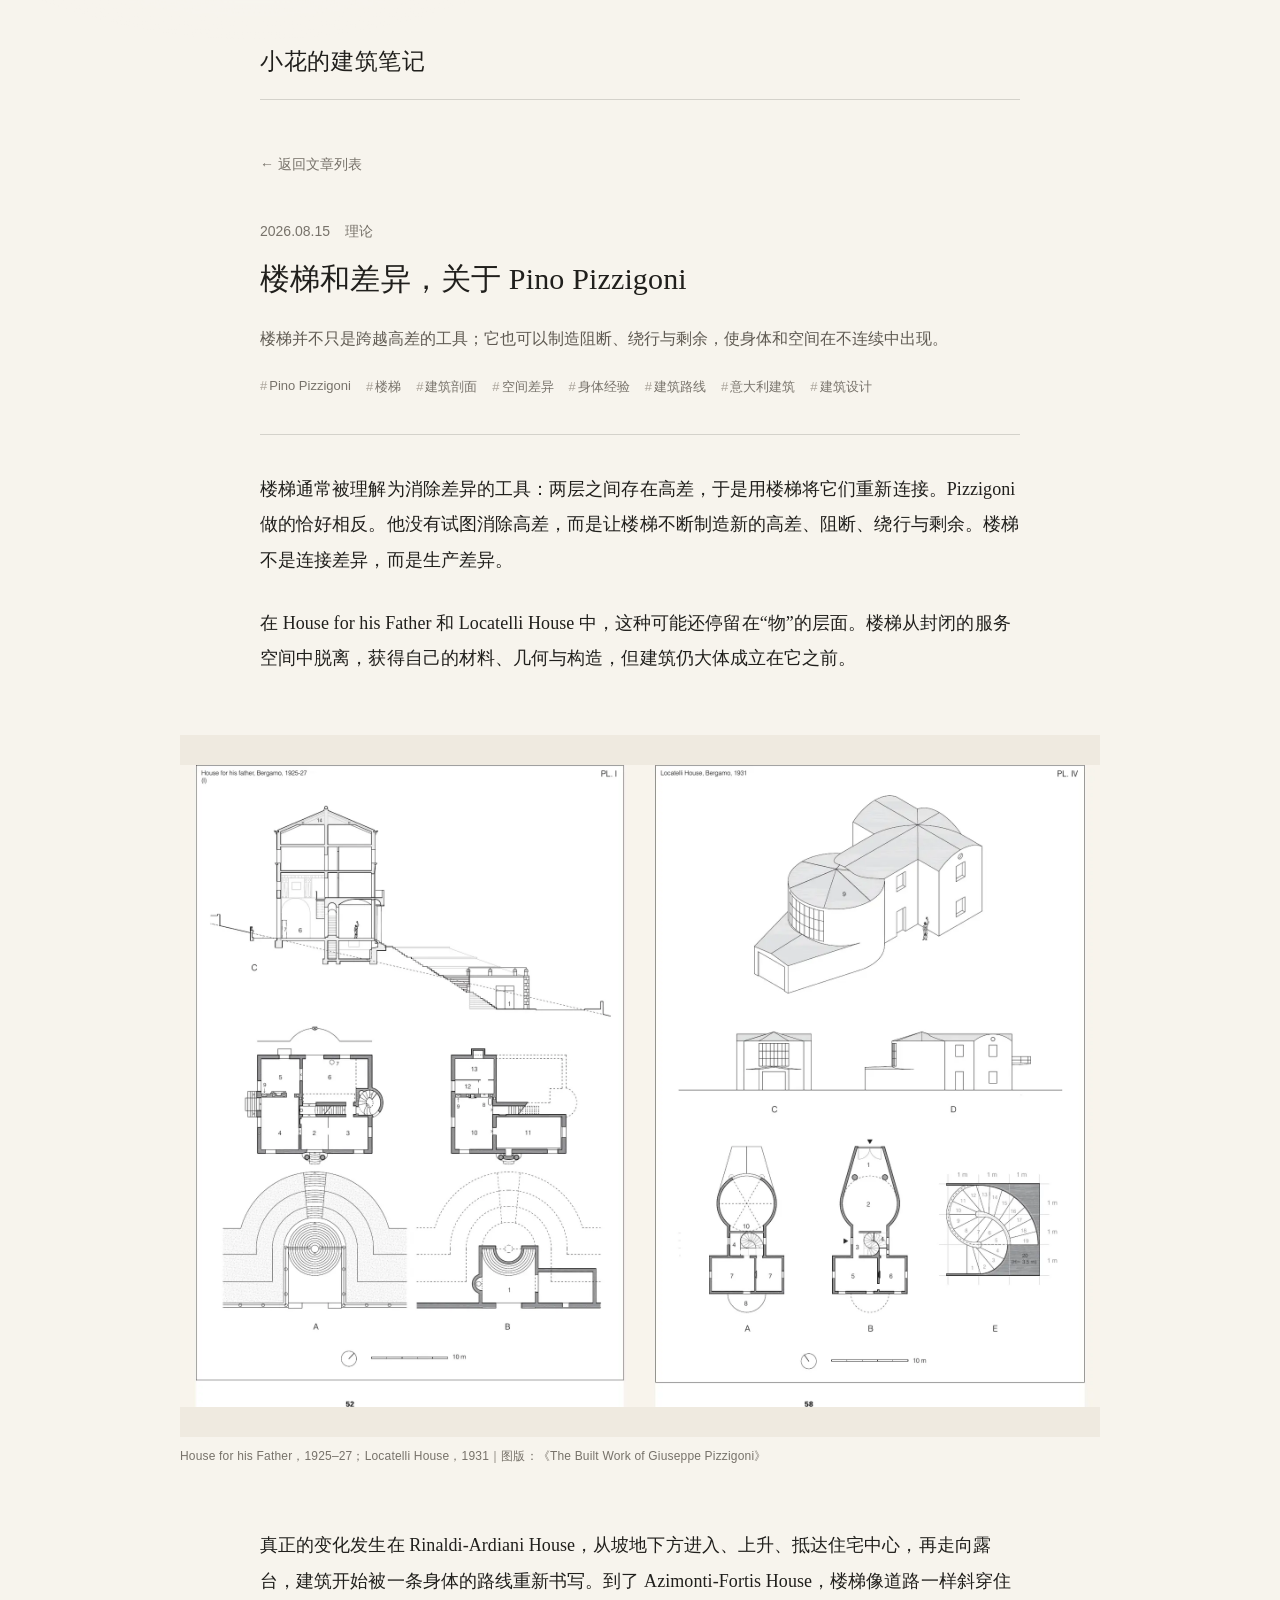
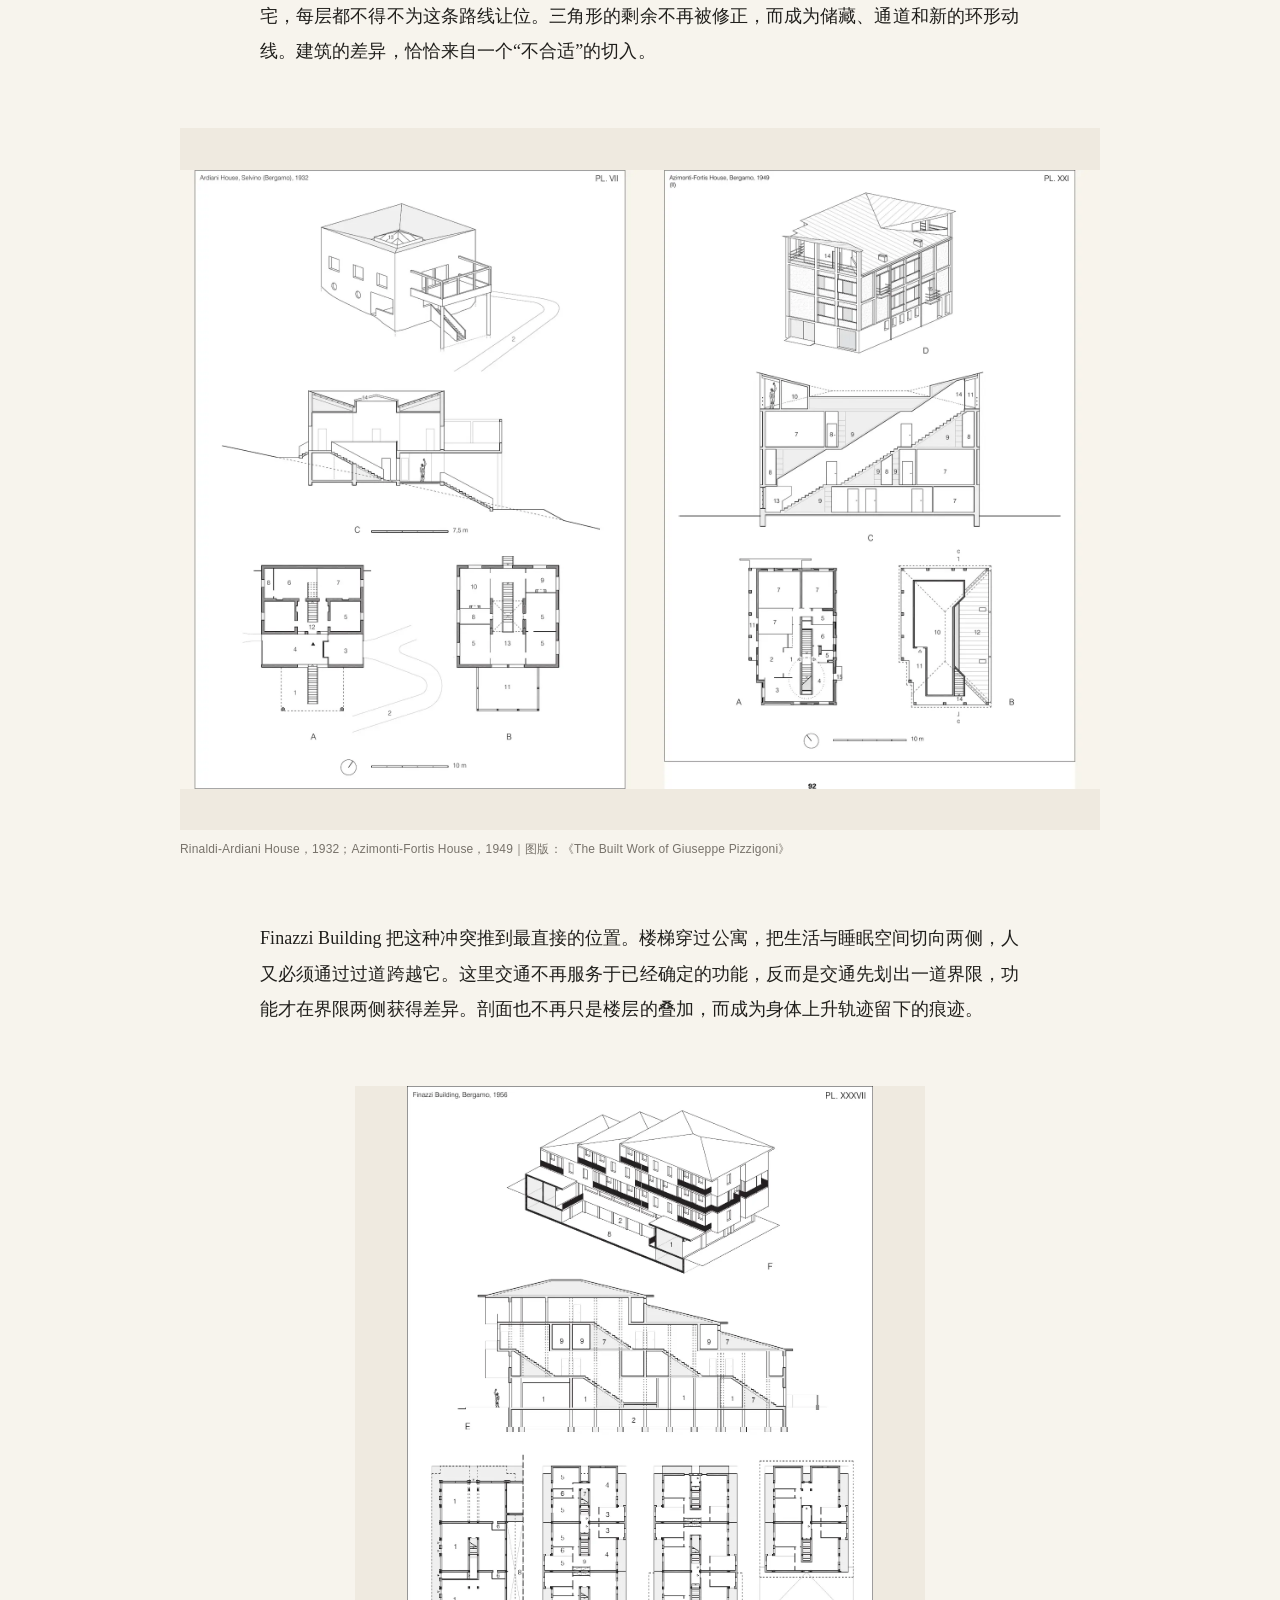
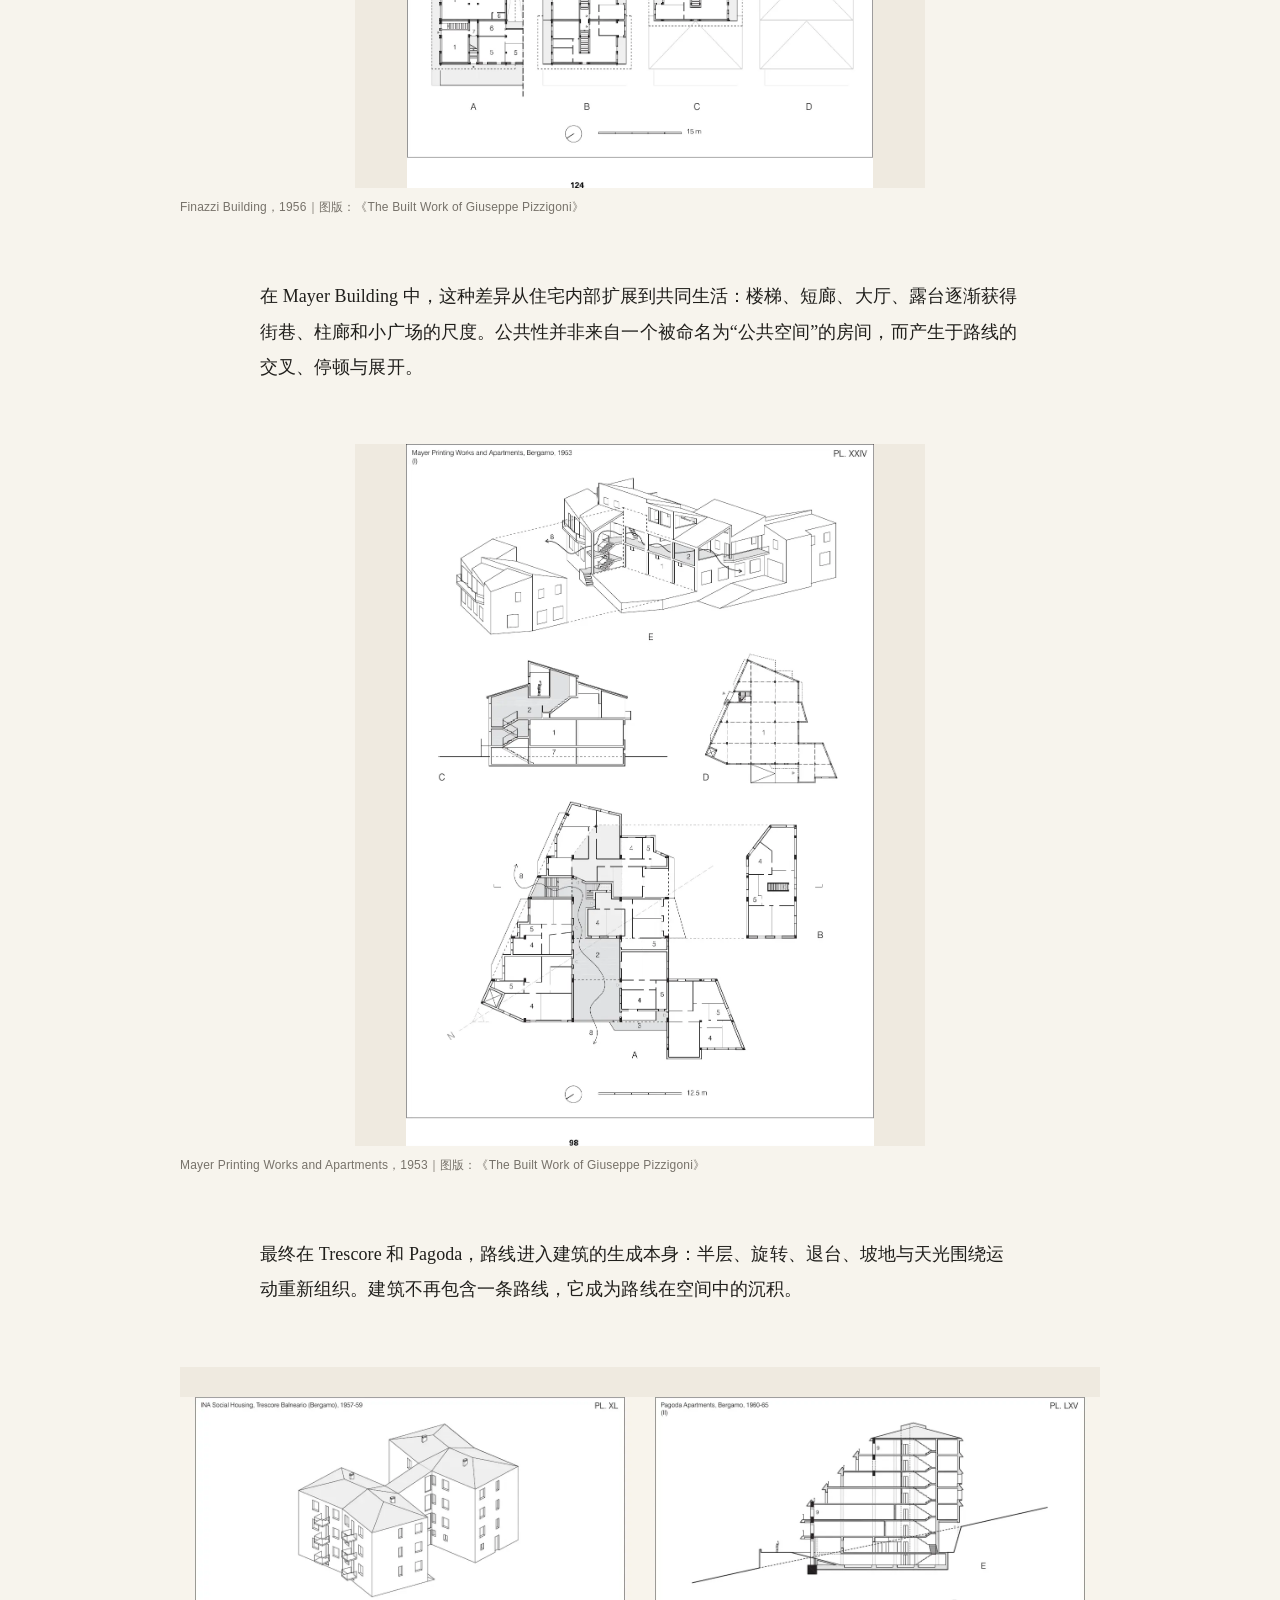
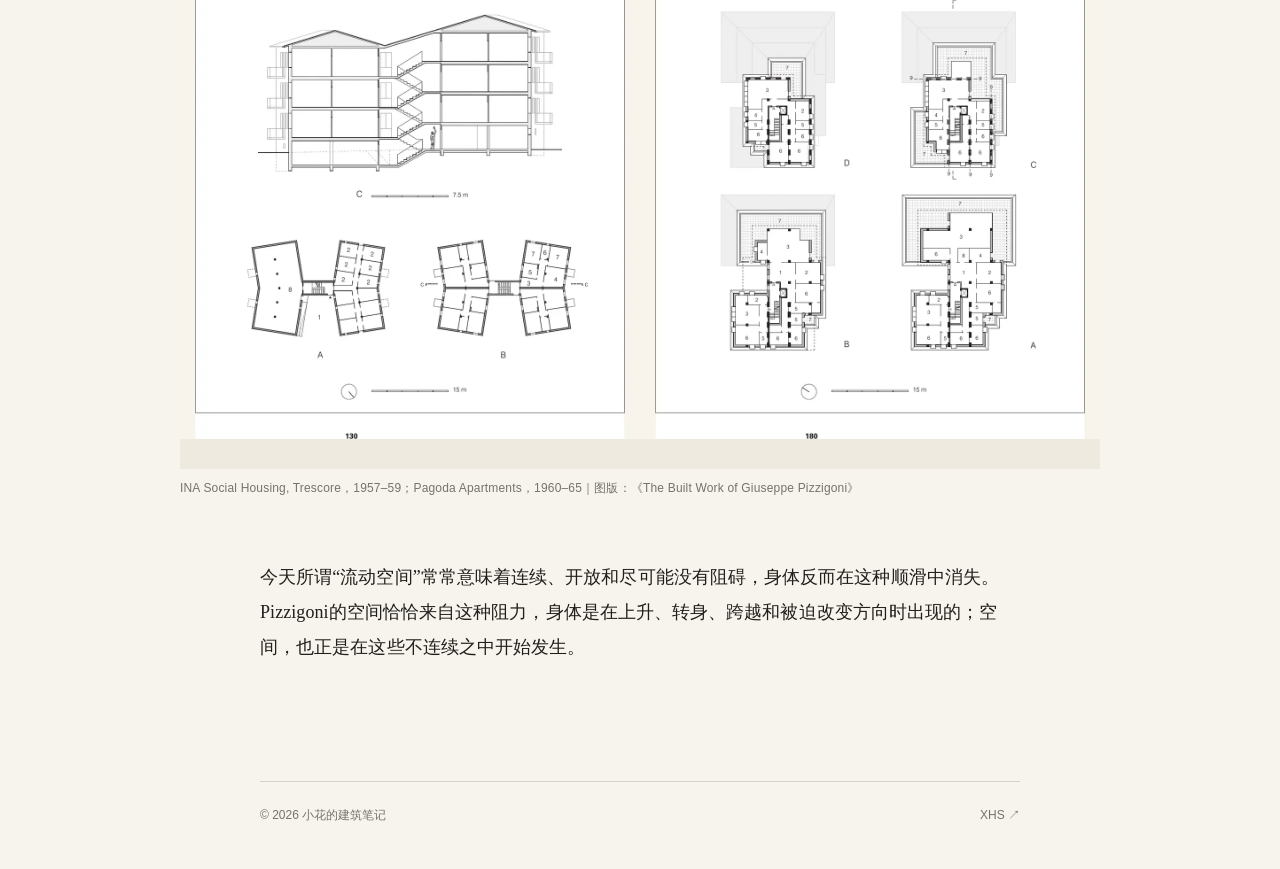
<file: articles/stairs-and-difference-pino-pizzigoni/index.html>
<!doctype html>
<html lang="zh-CN">
  <head>
    <meta charset="utf-8" />
    <meta name="viewport" content="width=device-width, initial-scale=1" />
    <meta
      name="description"
      content="从作为物体的楼梯，到生成剖面、公共路线与整座建筑：Pizzigoni 借楼梯生产空间差异。"
    />
    <meta name="robots" content="noindex, noarchive, nosnippet, noimageindex" />
    <title>楼梯和差异，关于 Pino Pizzigoni｜小花的建筑笔记</title>
    <link rel="stylesheet" href="/assets/styles.css" />
  </head>
  <body class="article-page">
    <div class="shell">
      <header class="site-header">
        <a class="site-title" href="/" aria-label="返回小花的建筑笔记首页">小花的建筑笔记</a>
      </header>

      <main class="article-main">
        <a class="back-link" href="/">← 返回文章列表</a>

        <article>
          <header class="article-header">
            <div class="article-kicker">
              <time datetime="2026-08-15">2026.08.15</time>
              <span>理论</span>
            </div>
            <h1 class="article-title">
              楼梯和差异，关于 <span class="latin" lang="en">Pino Pizzigoni</span>
            </h1>
            <p class="article-deck">
              楼梯并不只是跨越高差的工具；它也可以制造阻断、绕行与剩余，使身体和空间在不连续中出现。
            </p>
            <div class="article-tags" aria-label="标签">
              <span class="tag">Pino Pizzigoni</span>
              <span class="tag">楼梯</span>
              <span class="tag">建筑剖面</span>
              <span class="tag">空间差异</span>
              <span class="tag">身体经验</span>
              <span class="tag">建筑路线</span>
              <span class="tag">意大利建筑</span>
              <span class="tag">建筑设计</span>
            </div>
          </header>

          <div class="article-body">
            <p>
              楼梯通常被理解为消除差异的工具：两层之间存在高差，于是用楼梯将它们重新连接。<span
                class="latin"
                lang="en"
                >Pizzigoni</span
              >做的恰好相反。他没有试图消除高差，而是让楼梯不断制造新的高差、阻断、绕行与剩余。<strong>楼梯不是连接差异，而是生产差异。</strong>
            </p>

            <p>
              在 <span class="latin" lang="en">House for his Father</span> 和
              <span class="latin" lang="en">Locatelli House</span>
              中，这种可能还停留在“物”的层面。楼梯从封闭的服务空间中脱离，获得自己的材料、几何与构造，但建筑仍大体成立在它之前。
            </p>

            <figure>
              <img
                src="/assets/images/pino-pizzigoni/01-stair-as-object.svg?v=20260815"
                alt="House for his Father 与 Locatelli House 的楼梯、平面和剖面图"
                width="2080"
                height="1450"
              />
              <figcaption class="figure-caption">
                House for his Father，1925–27；Locatelli House，1931｜图版：《The Built Work of Giuseppe Pizzigoni》
              </figcaption>
            </figure>

            <p>
              真正的变化发生在 <span class="latin" lang="en">Rinaldi-Ardiani House</span
              >，从坡地下方进入、上升、抵达住宅中心，再走向露台，建筑开始被一条身体的路线重新书写。到了
              <span class="latin" lang="en">Azimonti-Fortis House</span
              >，楼梯像道路一样斜穿住宅，每层都不得不为这条路线让位。三角形的剩余不再被修正，而成为储藏、通道和新的环形动线。建筑的差异，恰恰来自一个“不合适”的切入。
            </p>

            <figure>
              <img
                src="/assets/images/pino-pizzigoni/02-stair-as-route.svg?v=20260815"
                alt="Rinaldi-Ardiani House 与 Azimonti-Fortis House 的交通路线图"
                width="2156"
                height="1450"
                loading="lazy"
              />
              <figcaption class="figure-caption">
                Rinaldi-Ardiani House，1932；Azimonti-Fortis House，1949｜图版：《The Built Work of Giuseppe Pizzigoni》
              </figcaption>
            </figure>

            <p>
              <span class="latin" lang="en">Finazzi Building</span>
              把这种冲突推到最直接的位置。楼梯穿过公寓，把生活与睡眠空间切向两侧，人又必须通过过道跨越它。这里交通不再服务于已经确定的功能，反而是交通先划出一道界限，功能才在界限两侧获得差异。剖面也不再只是楼层的叠加，而成为身体上升轨迹留下的痕迹。
            </p>

            <figure>
              <img
                class="portrait"
                src="/assets/images/pino-pizzigoni/03-route-as-programme-separator.svg?v=20260815"
                alt="Finazzi Building 的轴测、剖面和平面图"
                width="1108"
                height="1667"
                loading="lazy"
              />
              <figcaption class="figure-caption">
                Finazzi Building，1956｜图版：《The Built Work of Giuseppe Pizzigoni》
              </figcaption>
            </figure>

            <p>
              在 <span class="latin" lang="en">Mayer Building</span>
              中，这种差异从住宅内部扩展到共同生活：楼梯、短廊、大厅、露台逐渐获得街巷、柱廊和小广场的尺度。公共性并非来自一个被命名为“公共空间”的房间，而产生于路线的交叉、停顿与展开。
            </p>

            <figure>
              <img
                class="portrait"
                src="/assets/images/pino-pizzigoni/04-route-as-urban-space.svg?v=20260815"
                alt="Mayer Printing Works and Apartments 的交通空间图"
                width="1113"
                height="1668"
                loading="lazy"
              />
              <figcaption class="figure-caption">
                Mayer Printing Works and Apartments，1953｜图版：《The Built Work of Giuseppe Pizzigoni》
              </figcaption>
            </figure>

            <p>
              最终在 <span class="latin" lang="en">Trescore</span> 和
              <span class="latin" lang="en">Pagoda</span
              >，路线进入建筑的生成本身：半层、旋转、退台、坡地与天光围绕运动重新组织。建筑不再包含一条路线，它成为路线在空间中的沉积。
            </p>

            <figure>
              <img
                src="/assets/images/pino-pizzigoni/05-route-as-building-generator.svg?v=20260815"
                alt="Trescore 社会住宅与 Pagoda Apartments 的楼梯、平面和剖面图"
                width="2076"
                height="1450"
                loading="lazy"
              />
              <figcaption class="figure-caption">
                INA Social Housing, Trescore，1957–59；Pagoda Apartments，1960–65｜图版：《The Built Work of Giuseppe Pizzigoni》
              </figcaption>
            </figure>

            <p>
              今天所谓“流动空间”常常意味着连续、开放和尽可能没有阻碍，身体反而在这种顺滑中消失。<span
                class="latin"
                lang="en"
                >Pizzigoni</span
              >的空间恰恰来自这种阻力，<strong>身体是在上升、转身、跨越和被迫改变方向时出现的；空间，也正是在这些不连续之中开始发生。</strong>
            </p>
          </div>
        </article>
      </main>

      <footer class="site-footer">
        <span>© 2026 小花的建筑笔记</span>
        <a href="https://xhslink.cn/m/5hU8gL6OSXb" target="_blank" rel="noopener noreferrer"
          >XHS ↗</a
        >
      </footer>
    </div>

    <script src="/assets/protect.js" defer></script>
  </body>
</html>
</file>
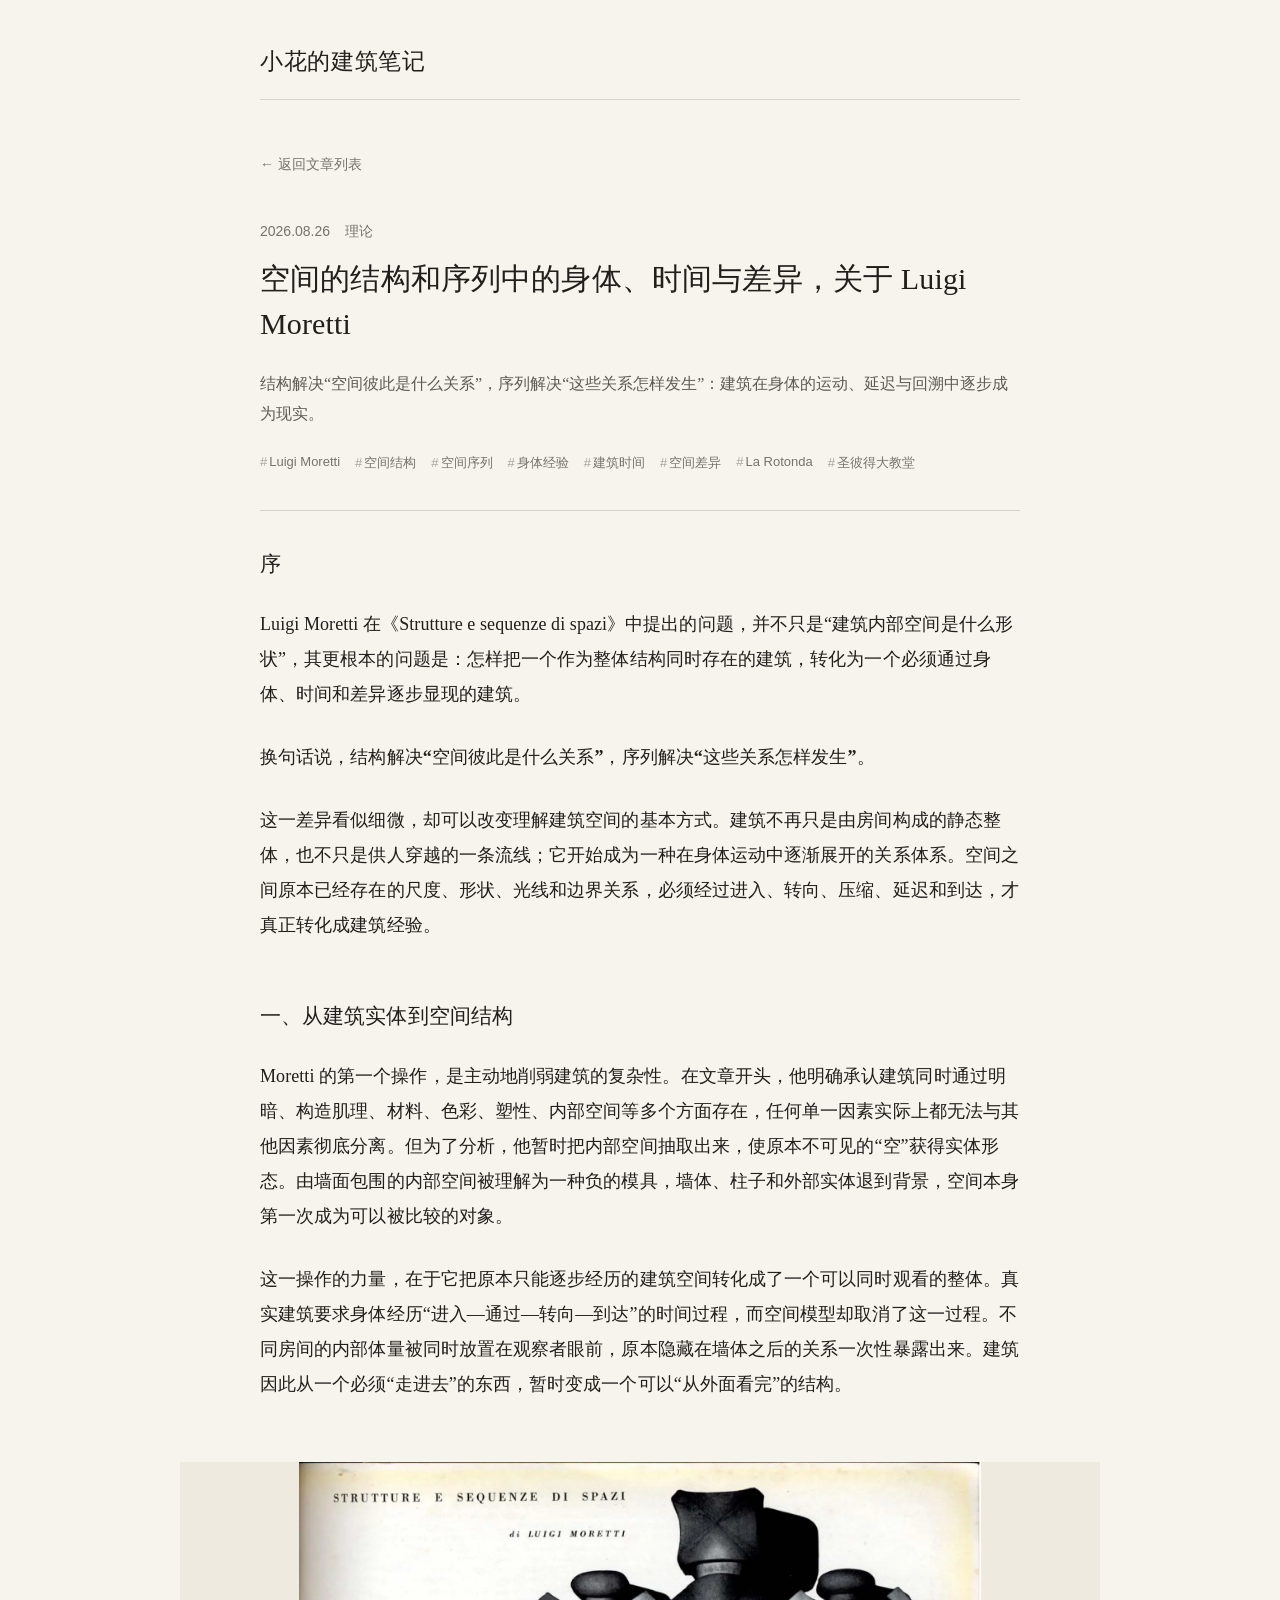
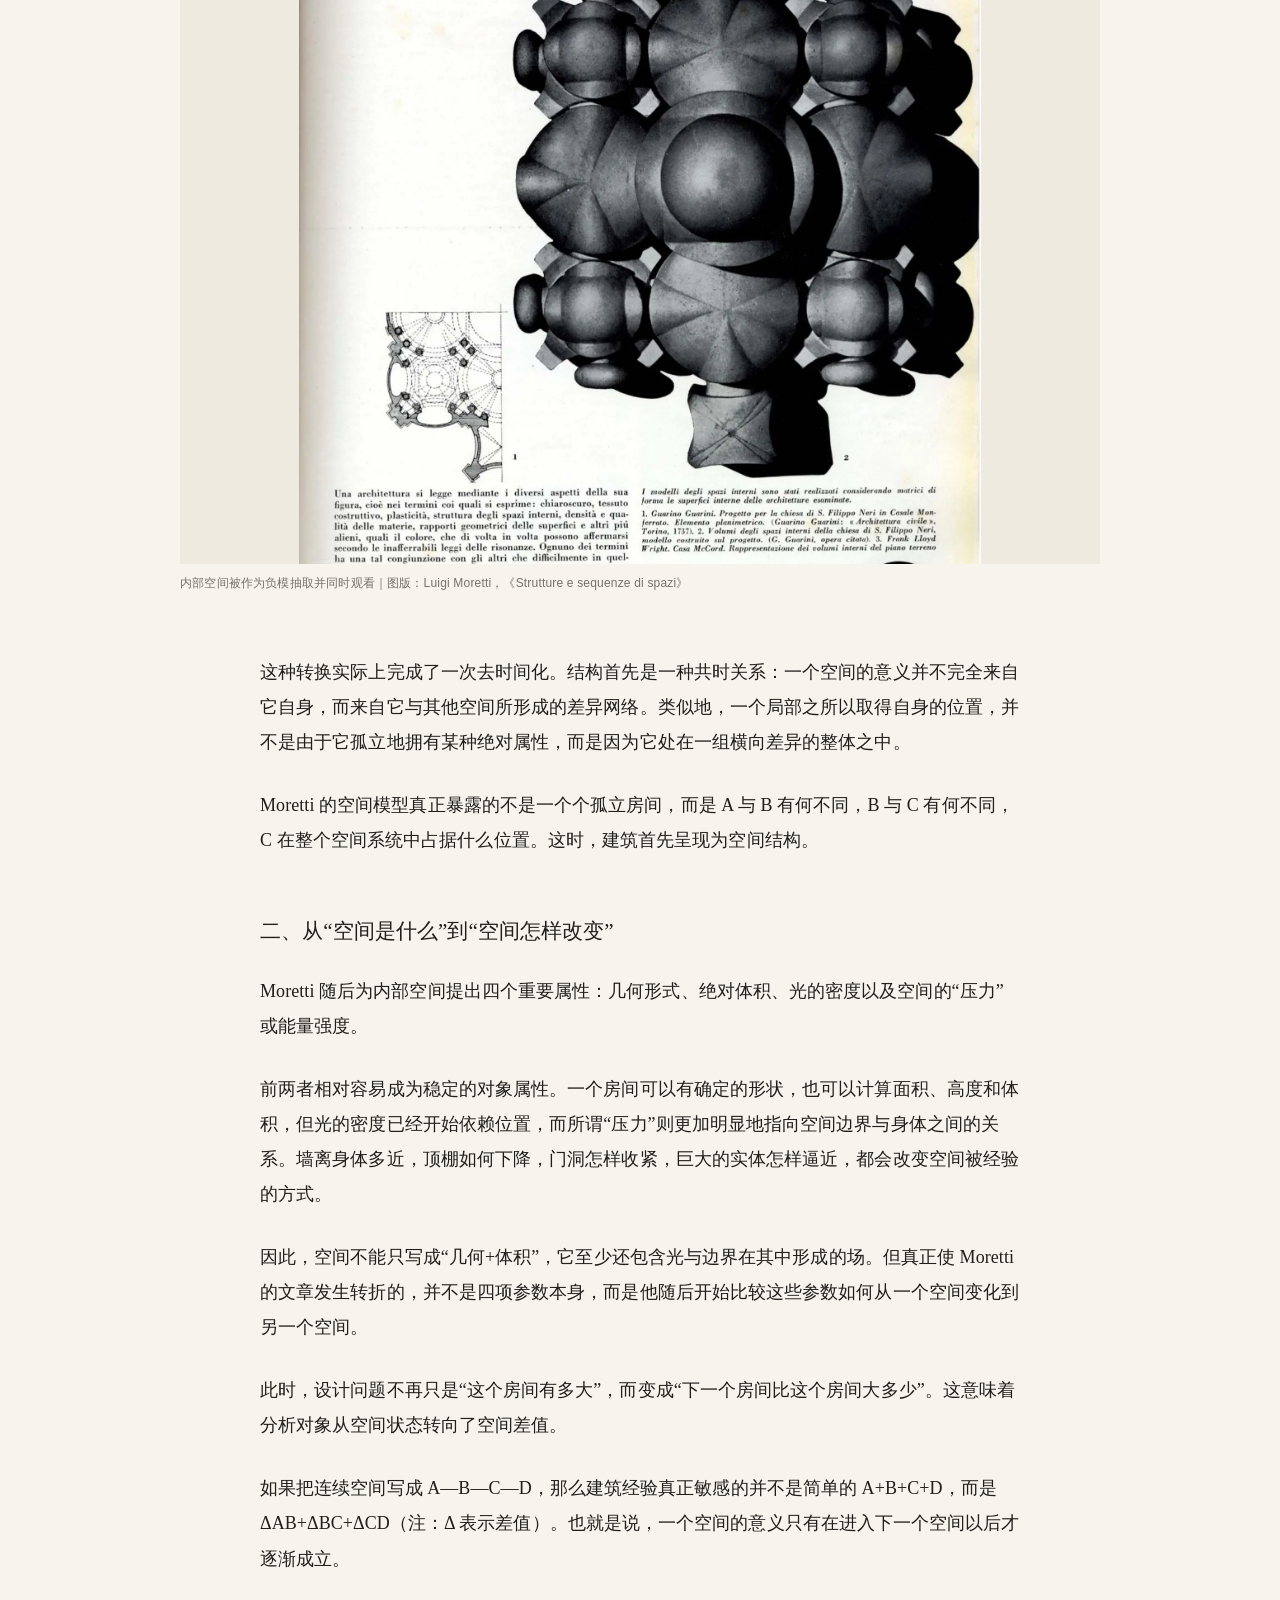
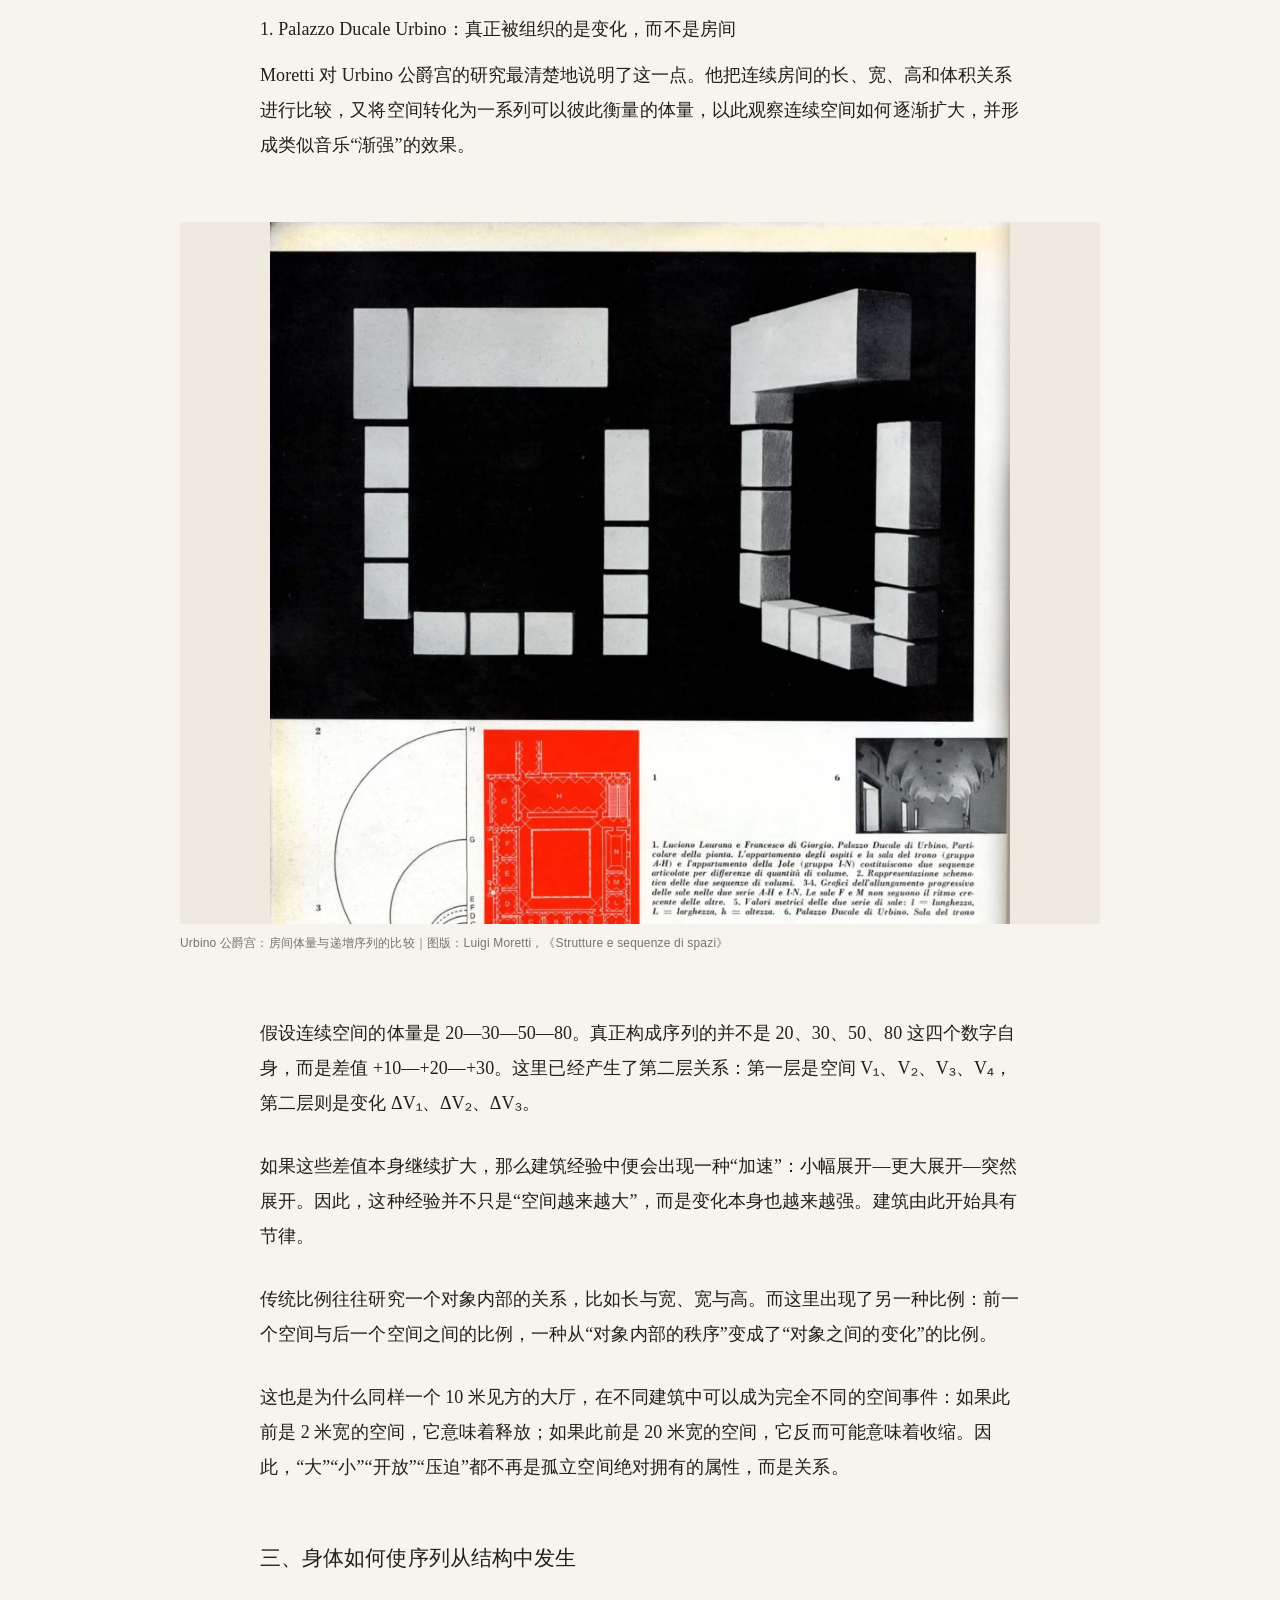
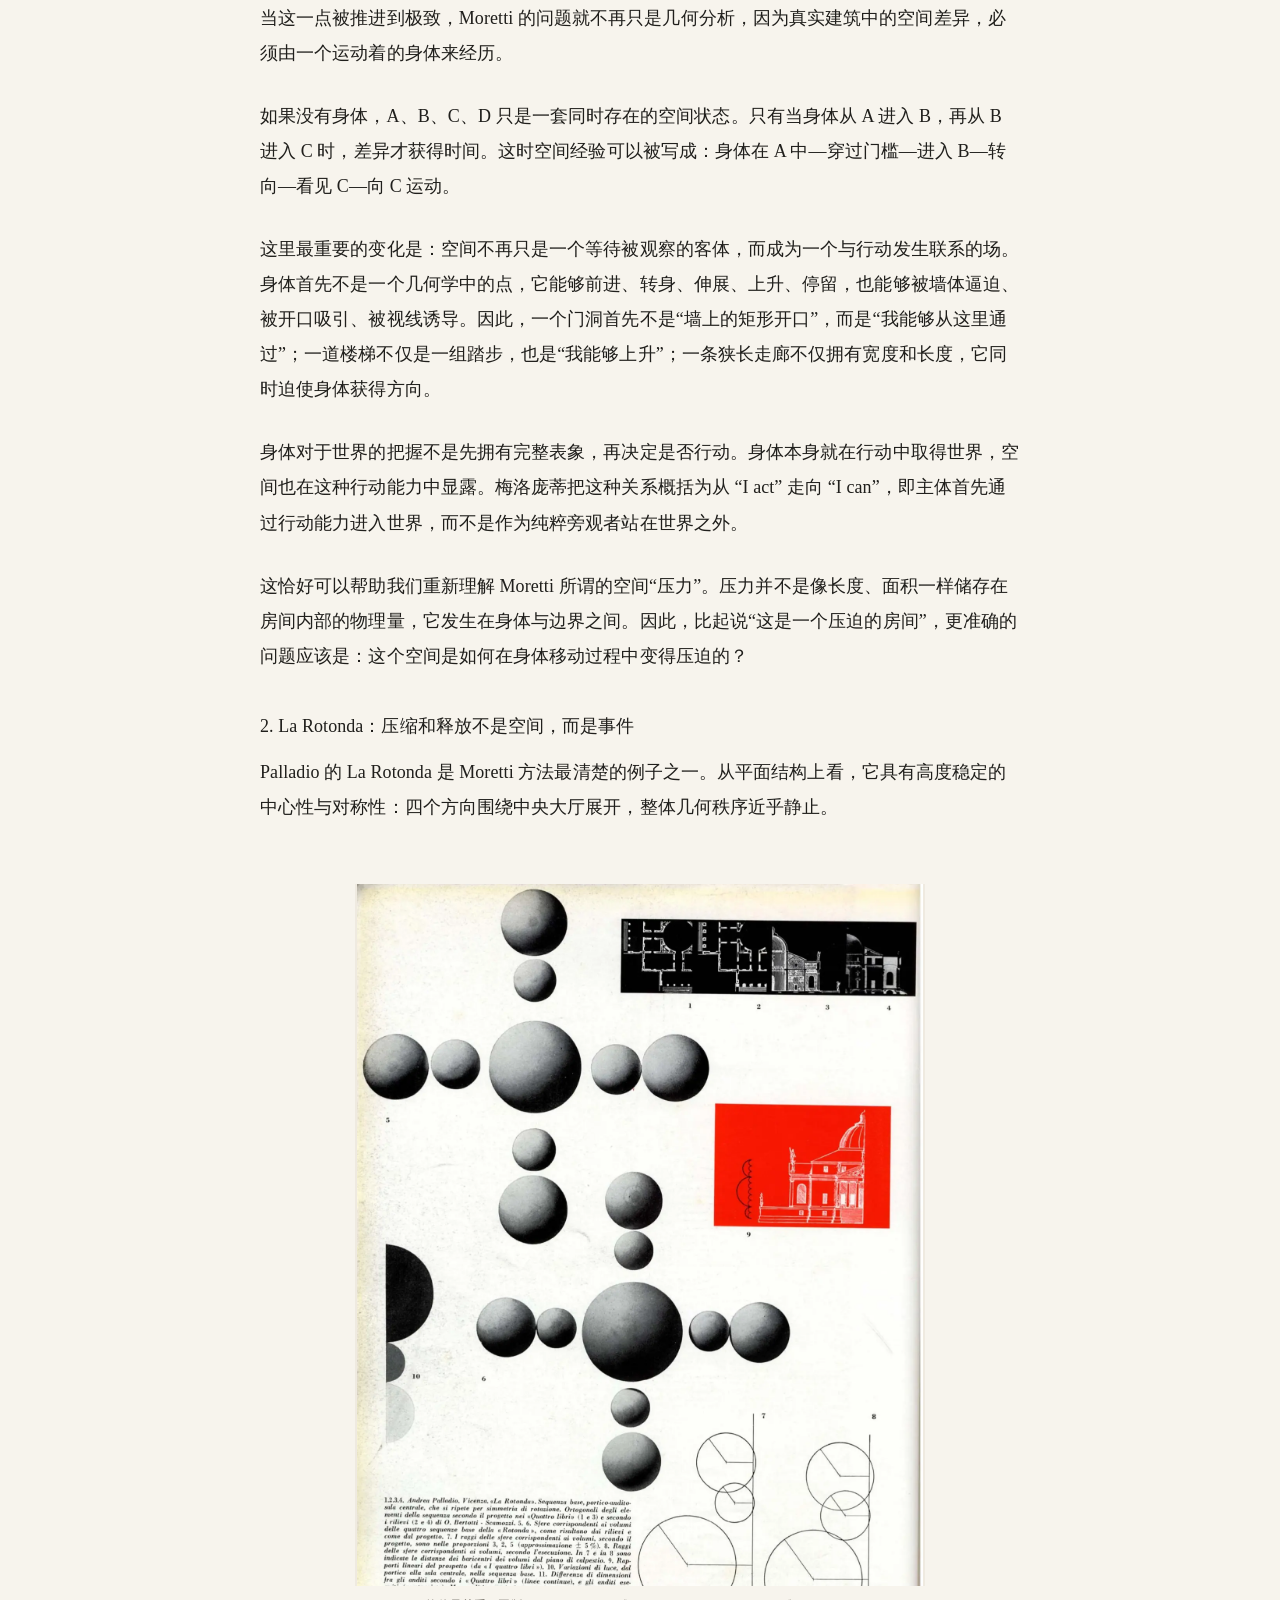
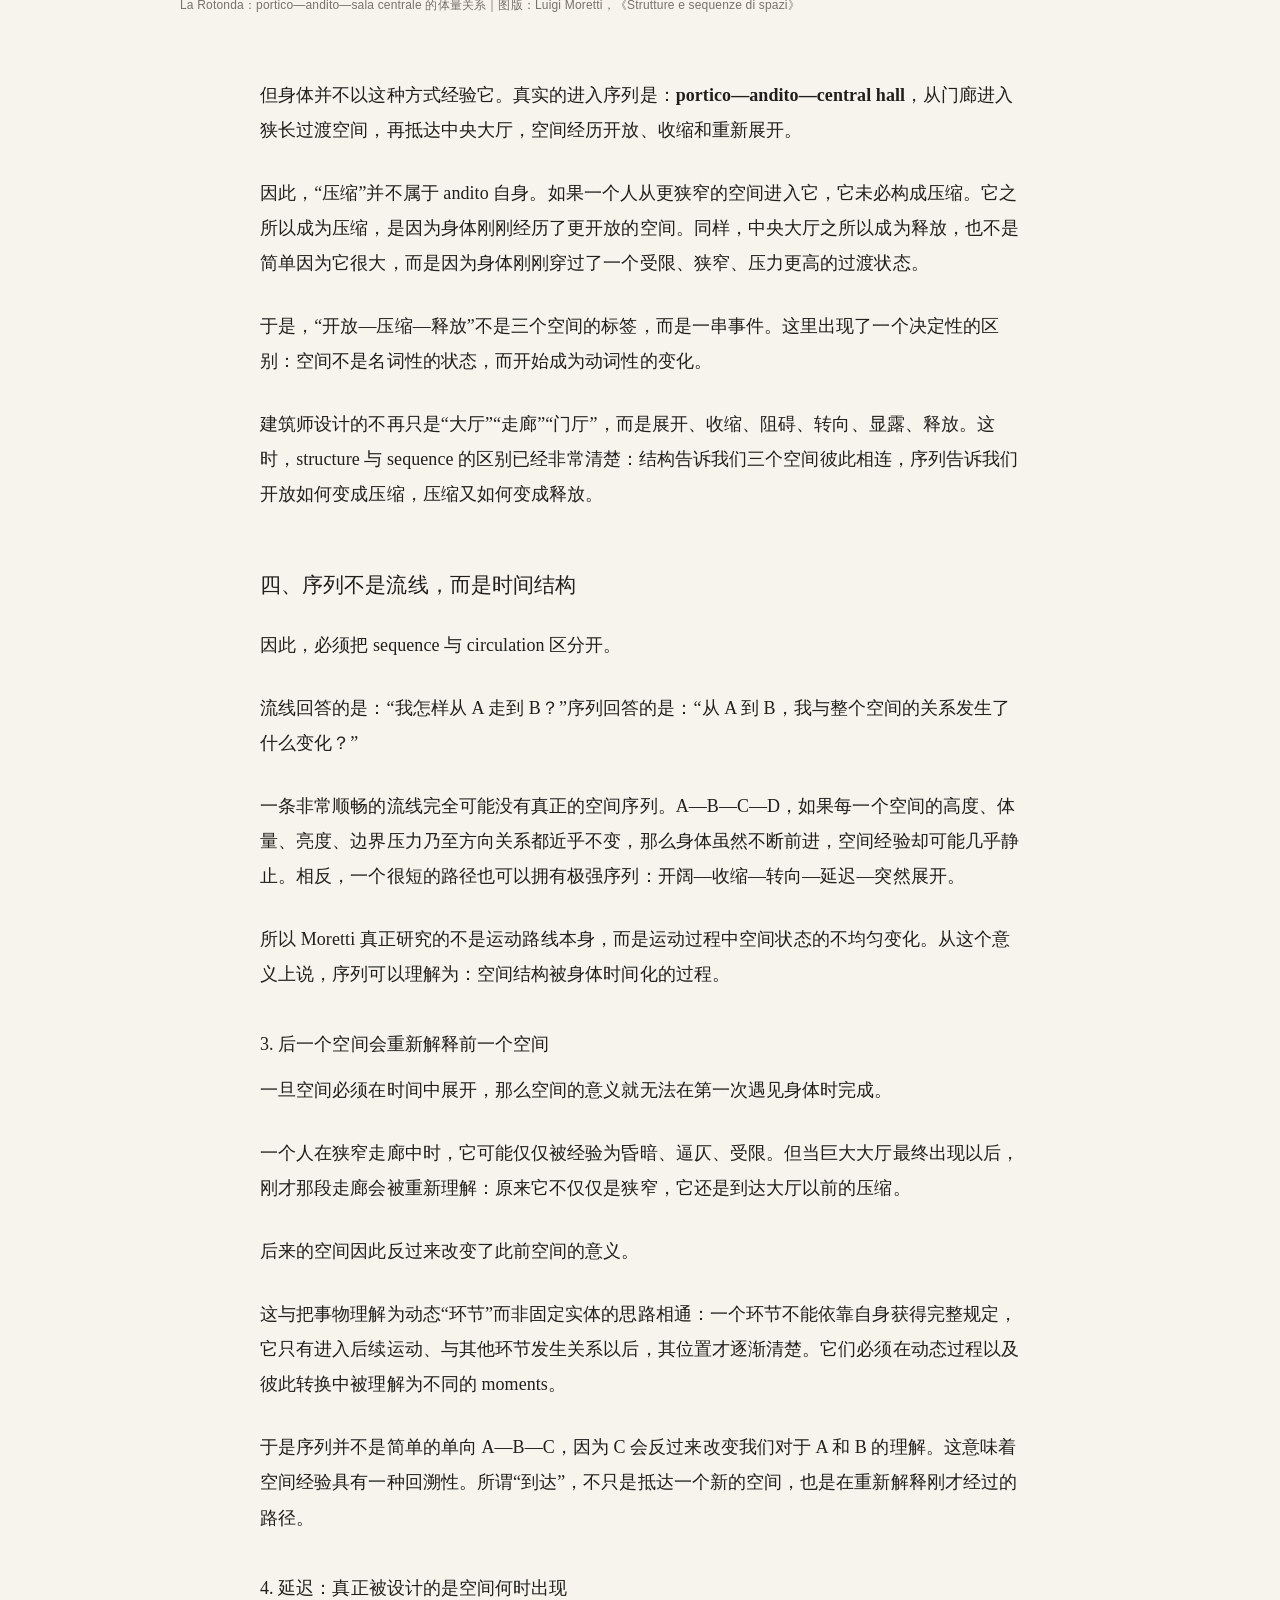
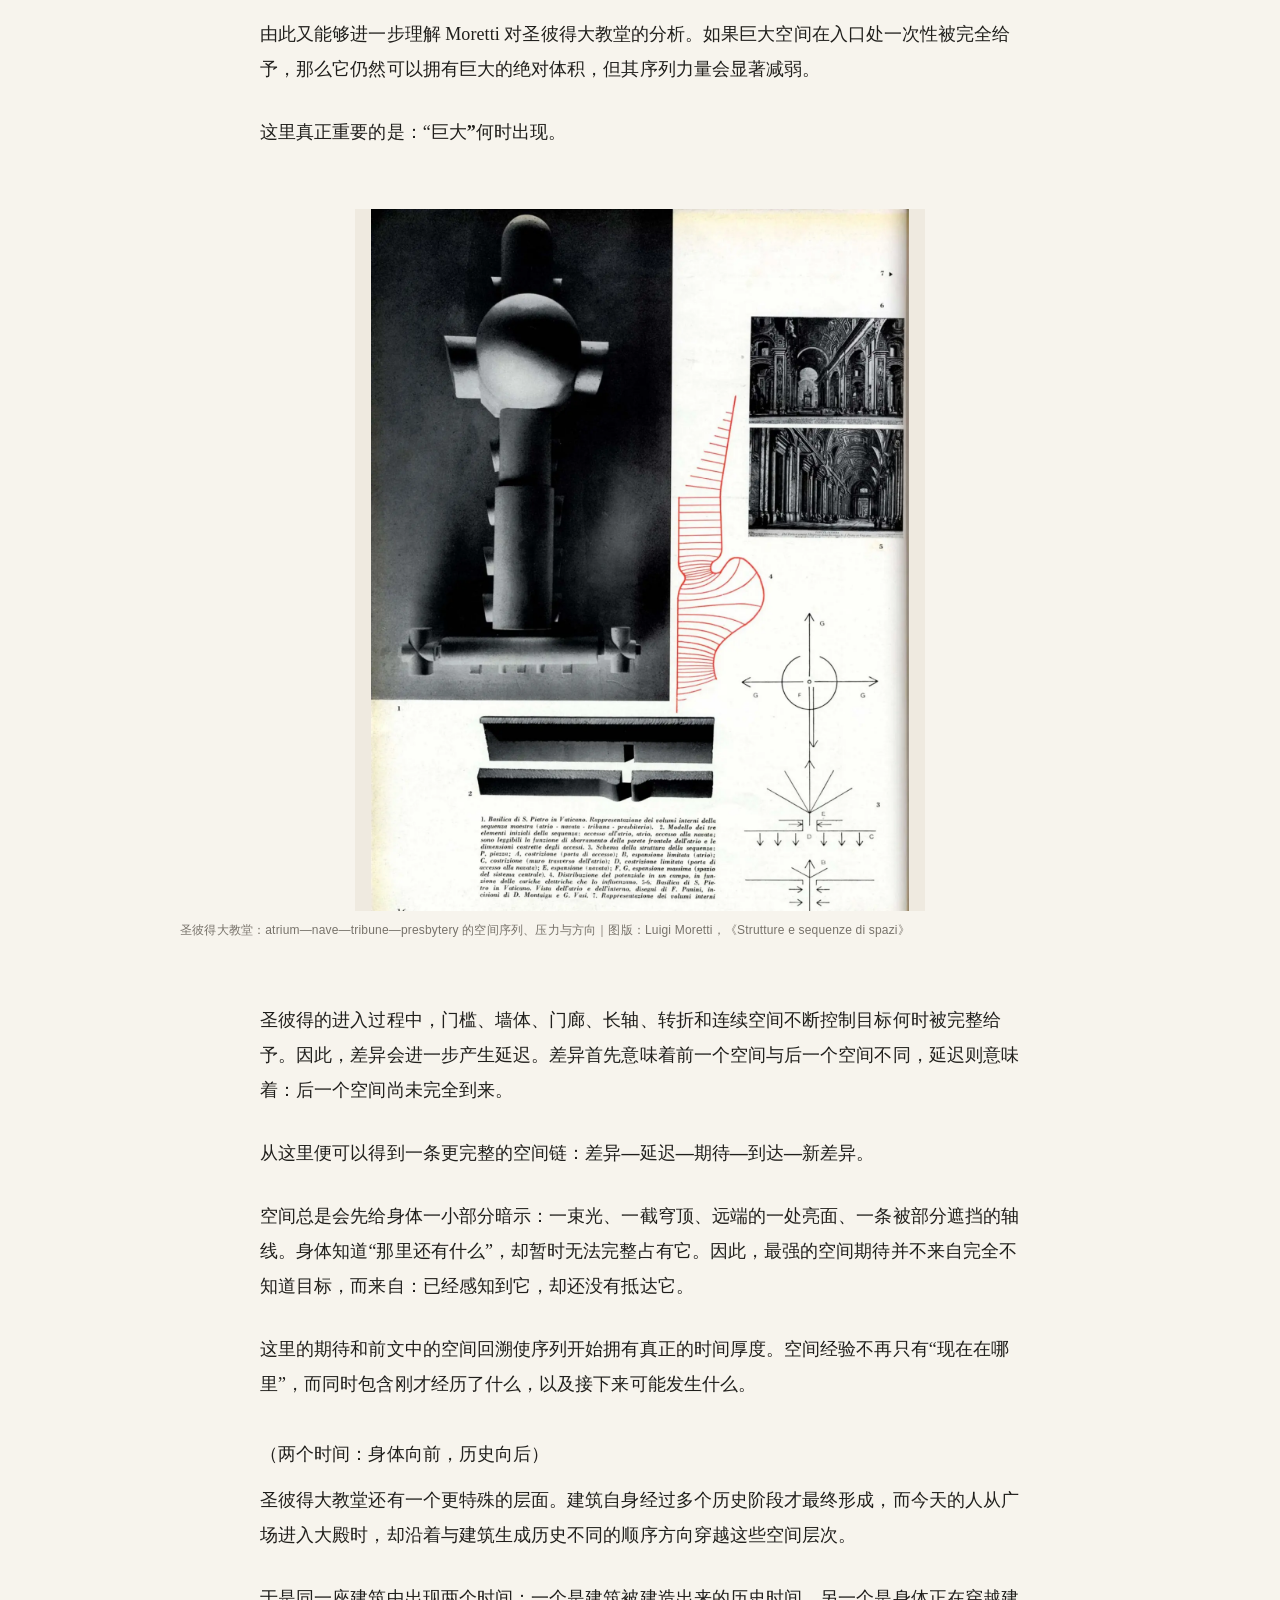
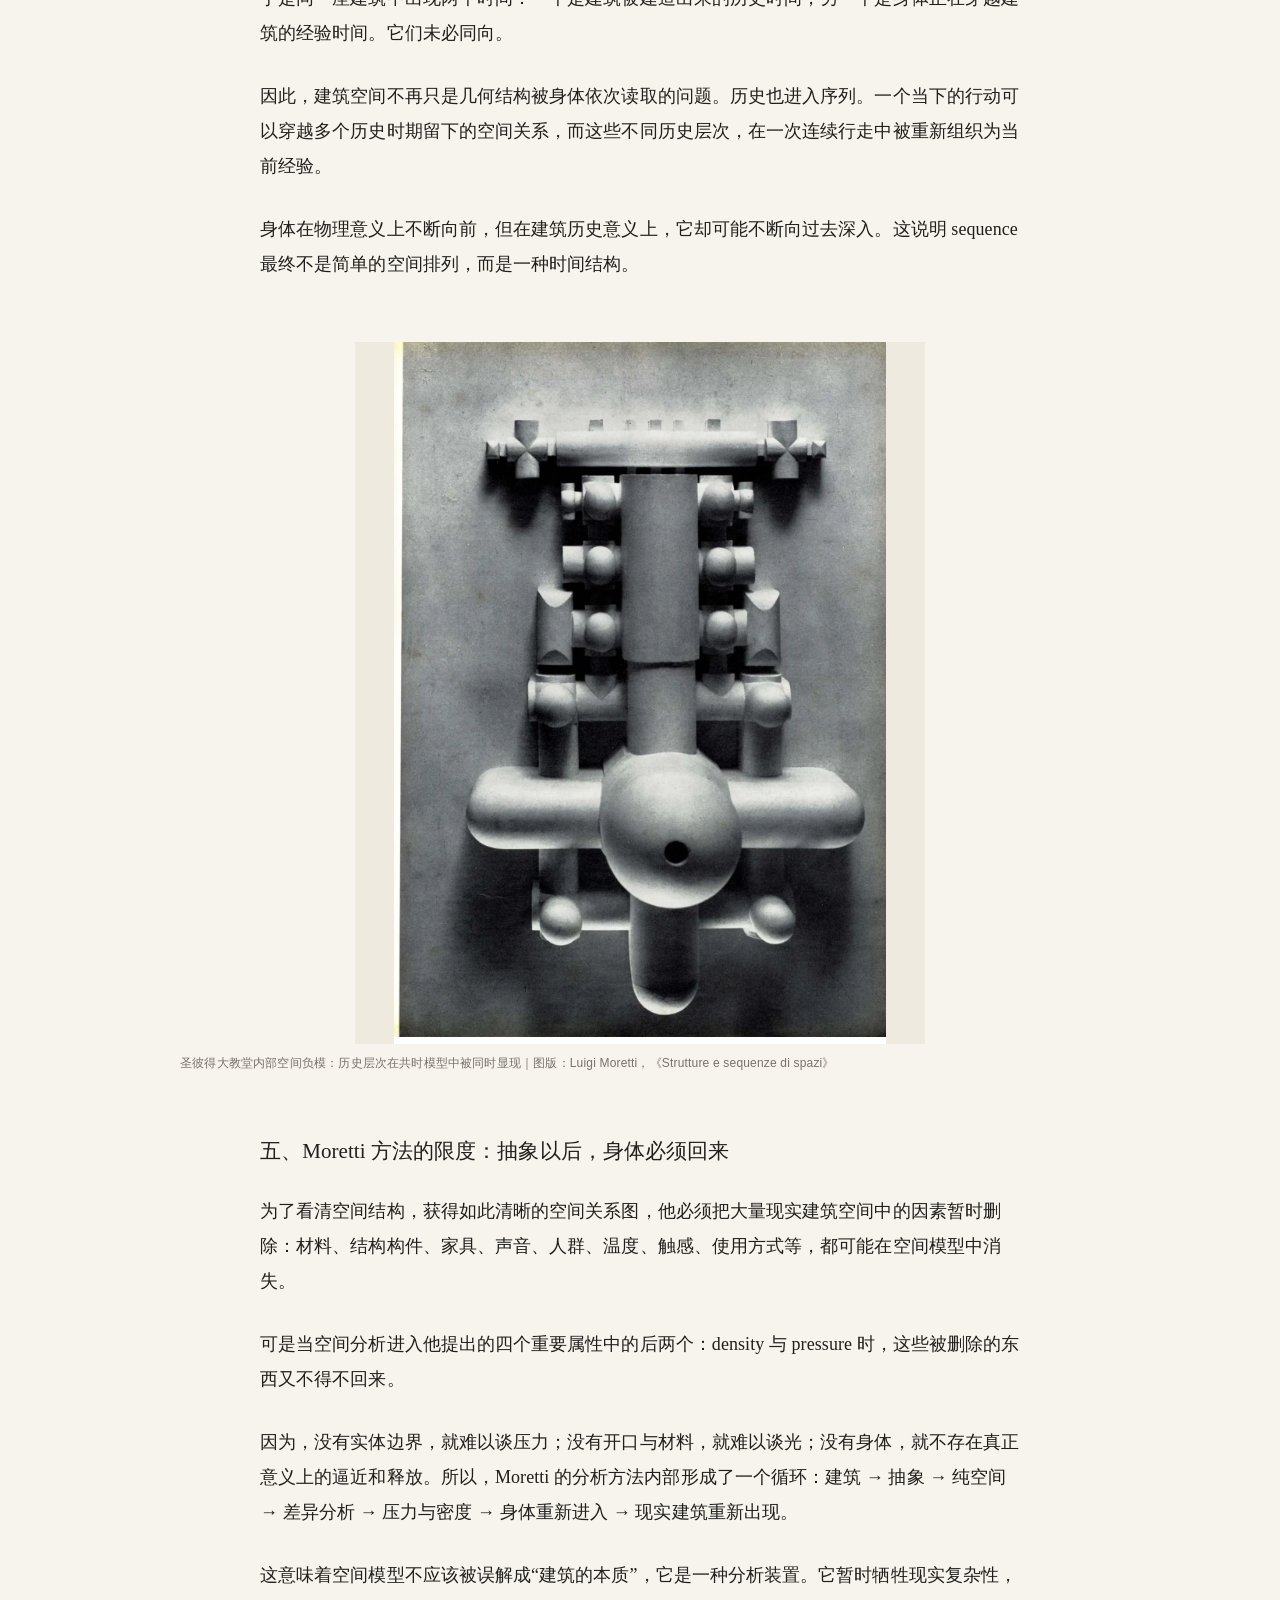
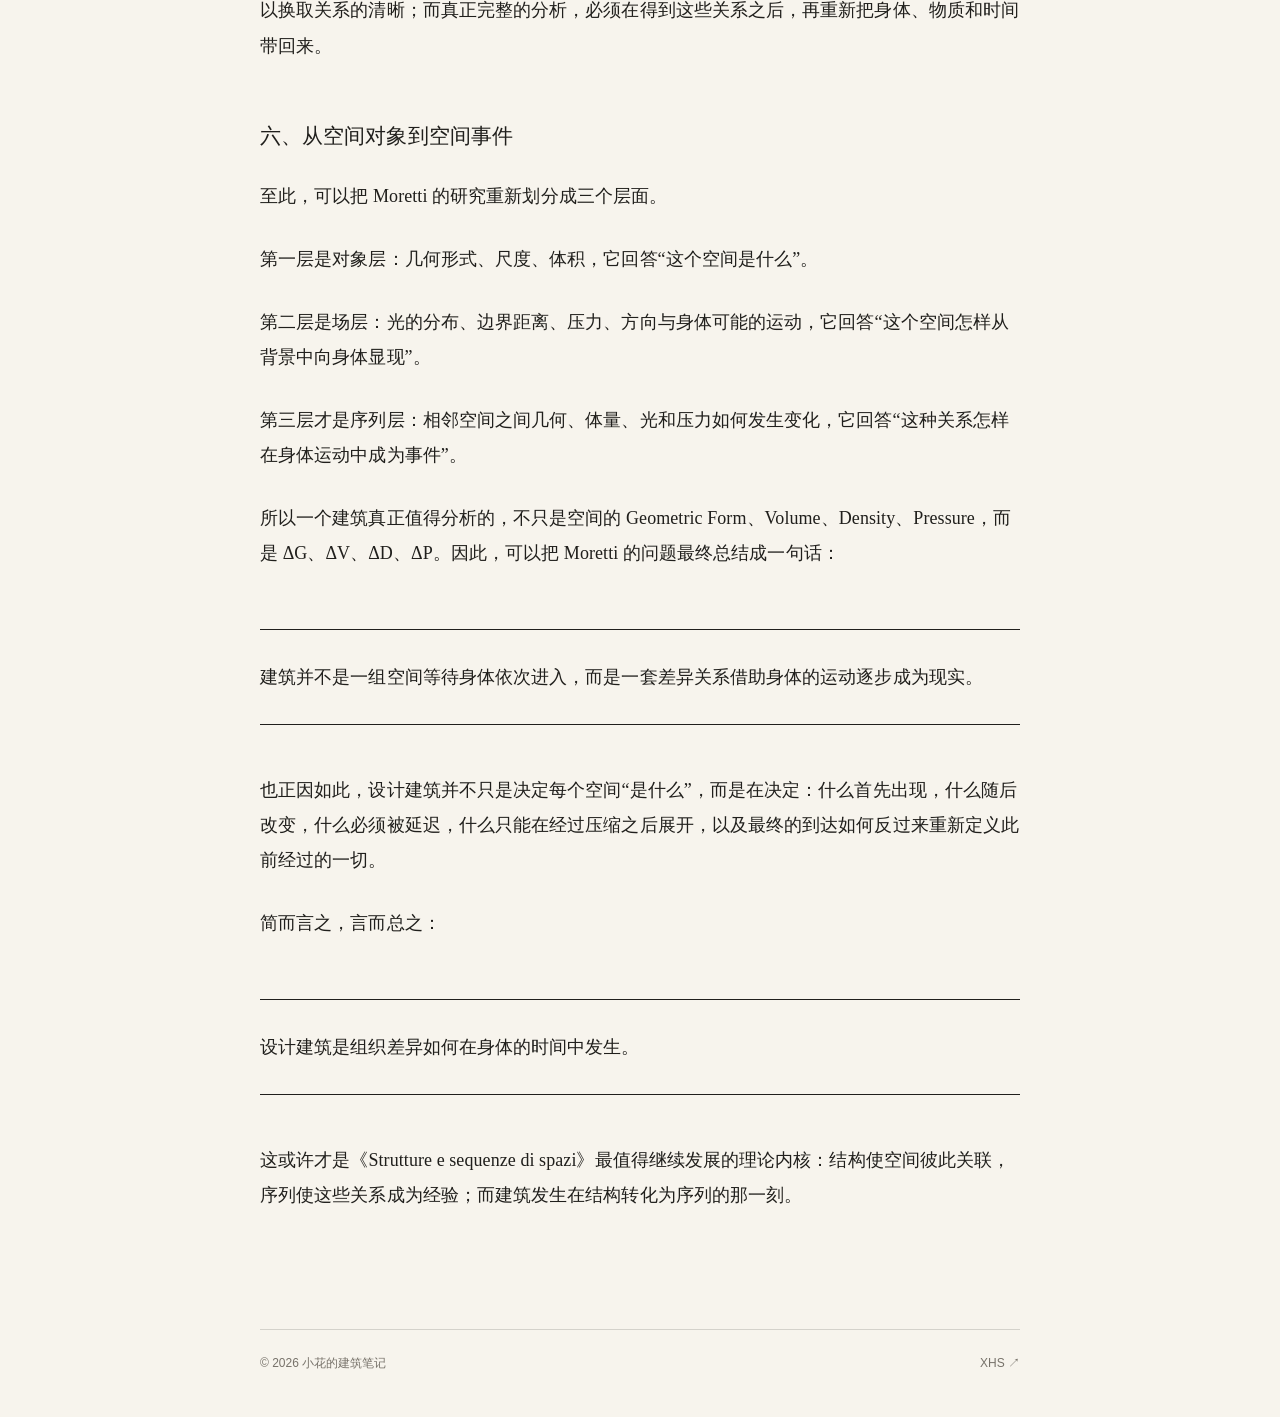
<file: articles/structure-sequence-body-time-difference-luigi-moretti/index.html>
<!doctype html>
<html lang="zh-CN">
  <head>
    <meta charset="utf-8" />
    <meta name="viewport" content="width=device-width, initial-scale=1" />
    <meta
      name="description"
      content="从空间负模、差值与序列出发，讨论 Luigi Moretti 如何使空间结构在身体运动、延迟与回溯中成为建筑经验。"
    />
    <meta name="robots" content="noindex, noarchive, nosnippet, noimageindex" />
    <title>空间的结构和序列中的身体、时间与差异，关于 Luigi Moretti｜小花的建筑笔记</title>
    <link rel="stylesheet" href="/assets/styles.css?v=20260904-1" />
  </head>
  <body class="article-page">
    <div class="shell">
      <header class="site-header">
        <a class="site-title" href="/" aria-label="返回小花的建筑笔记首页">小花的建筑笔记</a>
      </header>

      <main class="article-main">
        <a class="back-link" href="/">← 返回文章列表</a>

        <article>
          <header class="article-header">
            <div class="article-kicker">
              <time datetime="2026-08-26">2026.08.26</time>
              <span>理论</span>
            </div>
            <h1 class="article-title">
              空间的结构和序列中的身体、时间与差异，关于
              <span class="latin" lang="en">Luigi Moretti</span>
            </h1>
            <p class="article-deck">
              结构解决“空间彼此是什么关系”，序列解决“这些关系怎样发生”：建筑在身体的运动、延迟与回溯中逐步成为现实。
            </p>
            <div class="article-tags" aria-label="标签">
              <span class="tag">Luigi Moretti</span>
              <span class="tag">空间结构</span>
              <span class="tag">空间序列</span>
              <span class="tag">身体经验</span>
              <span class="tag">建筑时间</span>
              <span class="tag">空间差异</span>
              <span class="tag">La Rotonda</span>
              <span class="tag">圣彼得大教堂</span>
            </div>
          </header>

          <div class="article-body">
            <h2>序</h2>
            <p>
              <span class="latin" lang="en">Luigi Moretti</span> 在《<span class="latin" lang="it">Strutture e sequenze di spazi</span>》中提出的问题，并不只是“建筑内部空间是什么形状”，其更根本的问题是：<strong>怎样把一个作为整体结构同时存在的建筑，转化为一个必须通过身体、时间和差异逐步显现的建筑。</strong>
            </p>
            <p>
              换句话说，<strong>结构解决“空间彼此是什么关系”，序列解决“这些关系怎样发生”。</strong>
            </p>
            <p>
              这一差异看似细微，却可以改变理解建筑空间的基本方式。建筑不再只是由房间构成的静态整体，也不只是供人穿越的一条流线；它开始成为一种在身体运动中逐渐展开的关系体系。空间之间原本已经存在的尺度、形状、光线和边界关系，必须经过进入、转向、压缩、延迟和到达，才真正转化成建筑经验。
            </p>

            <h2>一、从建筑实体到空间结构</h2>
            <p>
              <span class="latin" lang="en">Moretti</span> 的第一个操作，是主动地削弱建筑的复杂性。在文章开头，他明确承认建筑同时通过明暗、构造肌理、材料、色彩、塑性、内部空间等多个方面存在，任何单一因素实际上都无法与其他因素彻底分离。但为了分析，他暂时把内部空间抽取出来，使原本不可见的“空”获得实体形态。由墙面包围的内部空间被理解为一种负的模具，墙体、柱子和外部实体退到背景，空间本身第一次成为可以被比较的对象。
            </p>
            <p>
              这一操作的力量，在于它把原本只能逐步经历的建筑空间转化成了一个可以同时观看的整体。真实建筑要求身体经历“进入—通过—转向—到达”的时间过程，而空间模型却取消了这一过程。不同房间的内部体量被同时放置在观察者眼前，原本隐藏在墙体之后的关系一次性暴露出来。建筑因此从一个必须“走进去”的东西，暂时变成一个可以“从外面看完”的结构。
            </p>

            <figure>
              <img
                src="/assets/images/luigi-moretti/01-space-model.webp?v=20260826"
                alt="Moretti 文章首页所示的内部空间负模及对应平面"
                width="1653"
                height="1700"
              />
              <figcaption class="figure-caption">
                内部空间被作为负模抽取并同时观看｜图版：Luigi Moretti，《Strutture e sequenze di spazi》
              </figcaption>
            </figure>

            <p>
              这种转换实际上完成了一次去时间化。结构首先是一种共时关系：一个空间的意义并不完全来自它自身，而来自它与其他空间所形成的差异网络。类似地，一个局部之所以取得自身的位置，并不是由于它孤立地拥有某种绝对属性，而是因为它处在一组横向差异的整体之中。
            </p>
            <p>
              <span class="latin" lang="en">Moretti</span> 的空间模型真正暴露的不是一个个孤立房间，而是 A 与 B 有何不同，B 与 C 有何不同，C 在整个空间系统中占据什么位置。这时，建筑首先呈现为空间结构。
            </p>

            <h2>二、从“空间是什么”到“空间怎样改变”</h2>
            <p>
              <span class="latin" lang="en">Moretti</span> 随后为内部空间提出四个重要属性：几何形式、绝对体积、光的密度以及空间的“压力”或能量强度。
            </p>
            <p>
              前两者相对容易成为稳定的对象属性。一个房间可以有确定的形状，也可以计算面积、高度和体积，但光的密度已经开始依赖位置，而所谓“压力”则更加明显地指向空间边界与身体之间的关系。墙离身体多近，顶棚如何下降，门洞怎样收紧，巨大的实体怎样逼近，都会改变空间被经验的方式。
            </p>
            <p>
              因此，空间不能只写成“几何+体积”，它至少还包含光与边界在其中形成的场。但真正使 <span class="latin" lang="en">Moretti</span> 的文章发生转折的，并不是四项参数本身，而是他随后开始比较这些参数<strong>如何从一个空间变化到另一个空间</strong>。
            </p>
            <p>
              此时，设计问题不再只是“这个房间有多大”，而变成“下一个房间比这个房间大多少”。这意味着分析对象从空间状态转向了空间差值。
            </p>
            <p>
              如果把连续空间写成 A—B—C—D，那么建筑经验真正敏感的并不是简单的 A+B+C+D，而是 ΔAB+ΔBC+ΔCD（注：Δ 表示差值）。也就是说，一个空间的意义只有在进入下一个空间以后才逐渐成立。
            </p>

            <h3>1. Palazzo Ducale Urbino：真正被组织的是变化，而不是房间</h3>
            <p>
              <span class="latin" lang="en">Moretti</span> 对 <span class="latin" lang="it">Urbino</span> 公爵宫的研究最清楚地说明了这一点。他把连续房间的长、宽、高和体积关系进行比较，又将空间转化为一系列可以彼此衡量的体量，以此观察连续空间如何逐渐扩大，并形成类似音乐“渐强”的效果。
            </p>

            <figure>
              <img
                src="/assets/images/luigi-moretti/02-urbino-sequence.webp?v=20260826"
                alt="Urbino 公爵宫连续房间的空间体量、平面与递增关系图"
                width="1653"
                height="1570"
                loading="lazy"
              />
              <figcaption class="figure-caption">
                Urbino 公爵宫：房间体量与递增序列的比较｜图版：Luigi Moretti，《Strutture e sequenze di spazi》
              </figcaption>
            </figure>

            <p>
              假设连续空间的体量是 20—30—50—80。真正构成序列的并不是 20、30、50、80 这四个数字自身，而是差值 +10—+20—+30。这里已经产生了第二层关系：第一层是空间 V₁、V₂、V₃、V₄，第二层则是变化 ΔV₁、ΔV₂、ΔV₃。
            </p>
            <p>
              如果这些差值本身继续扩大，那么建筑经验中便会出现一种“加速”：小幅展开—更大展开—突然展开。因此，这种经验并不只是“空间越来越大”，而是<strong>变化本身也越来越强</strong>。建筑由此开始具有节律。
            </p>
            <p>
              传统比例往往研究一个对象内部的关系，比如长与宽、宽与高。而这里出现了另一种比例：前一个空间与后一个空间之间的比例，一种从“对象内部的秩序”变成了“对象之间的变化”的比例。
            </p>
            <p>
              这也是为什么同样一个 10 米见方的大厅，在不同建筑中可以成为完全不同的空间事件：如果此前是 2 米宽的空间，它意味着释放；如果此前是 20 米宽的空间，它反而可能意味着收缩。因此，“大”“小”“开放”“压迫”都不再是孤立空间绝对拥有的属性，而是关系。
            </p>

            <h2>三、身体如何使序列从结构中发生</h2>
            <p>
              当这一点被推进到极致，<span class="latin" lang="en">Moretti</span> 的问题就不再只是几何分析，因为真实建筑中的空间差异，必须由一个运动着的身体来经历。
            </p>
            <p>
              如果没有身体，A、B、C、D 只是一套同时存在的空间状态。只有当身体从 A 进入 B，再从 B 进入 C 时，差异才获得时间。这时空间经验可以被写成：身体在 A 中—穿过门槛—进入 B—转向—看见 C—向 C 运动。
            </p>
            <p>
              这里最重要的变化是：空间不再只是一个等待被观察的客体，而成为一个与行动发生联系的场。身体首先不是一个几何学中的点，它能够前进、转身、伸展、上升、停留，也能够被墙体逼迫、被开口吸引、被视线诱导。因此，一个门洞首先不是“墙上的矩形开口”，而是“我能够从这里通过”；一道楼梯不仅是一组踏步，也是“我能够上升”；一条狭长走廊不仅拥有宽度和长度，它同时迫使身体获得方向。
            </p>
            <p>
              身体对于世界的把握不是先拥有完整表象，再决定是否行动。身体本身就在行动中取得世界，空间也在这种行动能力中显露。梅洛庞蒂把这种关系概括为从 “<span class="latin" lang="en">I act</span>” 走向 “<span class="latin" lang="en">I can</span>”，即主体首先通过行动能力进入世界，而不是作为纯粹旁观者站在世界之外。
            </p>
            <p>
              这恰好可以帮助我们重新理解 <span class="latin" lang="en">Moretti</span> 所谓的空间“压力”。压力并不是像长度、面积一样储存在房间内部的物理量，它发生在<strong>身体与边界之间</strong>。因此，比起说“这是一个压迫的房间”，更准确的问题应该是：<strong>这个空间是如何在身体移动过程中变得压迫的？</strong>
            </p>

            <h3>2. La Rotonda：压缩和释放不是空间，而是事件</h3>
            <p>
              <span class="latin" lang="en">Palladio</span> 的 <span class="latin" lang="it">La Rotonda</span> 是 <span class="latin" lang="en">Moretti</span> 方法最清楚的例子之一。从平面结构上看，它具有高度稳定的中心性与对称性：四个方向围绕中央大厅展开，整体几何秩序近乎静止。
            </p>

            <figure>
              <img
                class="portrait"
                src="/assets/images/luigi-moretti/03-la-rotonda-sequence.webp?v=20260826"
                alt="La Rotonda 的平面、剖面、体量球与连续空间关系图"
                width="1451"
                height="1800"
                loading="lazy"
              />
              <figcaption class="figure-caption">
                La Rotonda：portico—andito—sala centrale 的体量关系｜图版：Luigi Moretti，《Strutture e sequenze di spazi》
              </figcaption>
            </figure>

            <p>
              但身体并不以这种方式经验它。真实的进入序列是：<strong><span class="latin" lang="it">portico</span>—<span class="latin" lang="it">andito</span>—<span class="latin" lang="en">central hall</span></strong>，从门廊进入狭长过渡空间，再抵达中央大厅，空间经历开放、收缩和重新展开。
            </p>
            <p>
              因此，“压缩”并不属于 <span class="latin" lang="it">andito</span> 自身。如果一个人从更狭窄的空间进入它，它未必构成压缩。它之所以成为压缩，是因为身体<strong>刚刚经历了更开放的空间</strong>。同样，中央大厅之所以成为释放，也不是简单因为它很大，而是因为身体刚刚穿过了一个受限、狭窄、压力更高的过渡状态。
            </p>
            <p>
              于是，“开放—压缩—释放”不是三个空间的标签，而是一串事件。这里出现了一个决定性的区别：<strong>空间不是名词性的状态，而开始成为动词性的变化。</strong>
            </p>
            <p>
              建筑师设计的不再只是“大厅”“走廊”“门厅”，而是展开、收缩、阻碍、转向、显露、释放。这时，<span class="latin" lang="en">structure</span> 与 <span class="latin" lang="en">sequence</span> 的区别已经非常清楚：结构告诉我们三个空间彼此相连，序列告诉我们<strong>开放如何变成压缩，压缩又如何变成释放</strong>。
            </p>

            <h2>四、序列不是流线，而是时间结构</h2>
            <p>因此，必须把 <span class="latin" lang="en">sequence</span> 与 <span class="latin" lang="en">circulation</span> 区分开。</p>
            <p>
              流线回答的是：“我怎样从 A 走到 B？”序列回答的是：“从 A 到 B，我与整个空间的关系发生了什么变化？”
            </p>
            <p>
              一条非常顺畅的流线完全可能没有真正的空间序列。A—B—C—D，如果每一个空间的高度、体量、亮度、边界压力乃至方向关系都近乎不变，那么身体虽然不断前进，空间经验却可能几乎静止。相反，一个很短的路径也可以拥有极强序列：开阔—收缩—转向—延迟—突然展开。
            </p>
            <p>
              所以 <span class="latin" lang="en">Moretti</span> 真正研究的不是运动路线本身，而是<strong>运动过程中空间状态的不均匀变化</strong>。从这个意义上说，序列可以理解为：<strong>空间结构被身体时间化的过程。</strong>
            </p>

            <h3>3. 后一个空间会重新解释前一个空间</h3>
            <p>一旦空间必须在时间中展开，那么空间的意义就无法在第一次遇见身体时完成。</p>
            <p>
              一个人在狭窄走廊中时，它可能仅仅被经验为昏暗、逼仄、受限。但当巨大大厅最终出现以后，刚才那段走廊会被重新理解：原来它不仅仅是狭窄，它还是<strong>到达大厅以前的压缩</strong>。
            </p>
            <p>后来的空间因此反过来改变了此前空间的意义。</p>
            <p>
              这与把事物理解为动态“环节”而非固定实体的思路相通：一个环节不能依靠自身获得完整规定，它只有进入后续运动、与其他环节发生关系以后，其位置才逐渐清楚。它们必须在动态过程以及彼此转换中被理解为不同的 <span class="latin" lang="en">moments</span>。
            </p>
            <p>
              于是序列并不是简单的单向 A—B—C，因为 C 会反过来改变我们对于 A 和 B 的理解。这意味着空间经验具有一种回溯性。所谓“到达”，不只是抵达一个新的空间，也是在重新解释刚才经过的路径。
            </p>

            <h3>4. 延迟：真正被设计的是空间何时出现</h3>
            <p>
              由此又能够进一步理解 <span class="latin" lang="en">Moretti</span> 对圣彼得大教堂的分析。如果巨大空间在入口处一次性被完全给予，那么它仍然可以拥有巨大的绝对体积，但其序列力量会显著减弱。
            </p>
            <p>这里真正重要的是：“<strong>巨大”何时出现。</strong></p>

            <figure>
              <img
                class="portrait"
                src="/assets/images/luigi-moretti/04-st-peter-sequence.webp?v=20260826"
                alt="圣彼得大教堂的空间模型、压力曲线、方向图和历史室内图"
                width="1378"
                height="1800"
                loading="lazy"
              />
              <figcaption class="figure-caption">
                圣彼得大教堂：atrium—nave—tribune—presbytery 的空间序列、压力与方向｜图版：Luigi Moretti，《Strutture e sequenze di spazi》
              </figcaption>
            </figure>

            <p>
              圣彼得的进入过程中，门槛、墙体、门廊、长轴、转折和连续空间不断控制目标何时被完整给予。因此，差异会进一步产生延迟。差异首先意味着前一个空间与后一个空间不同，延迟则意味着：<strong>后一个空间尚未完全到来。</strong>
            </p>
            <p>从这里便可以得到一条更完整的空间链：<strong>差异—延迟—期待—到达—新差异。</strong></p>
            <p>
              空间总是会先给身体一小部分暗示：一束光、一截穹顶、远端的一处亮面、一条被部分遮挡的轴线。身体知道“那里还有什么”，却暂时无法完整占有它。因此，最强的空间期待并不来自完全不知道目标，而来自：<strong>已经感知到它，却还没有抵达它。</strong>
            </p>
            <p>
              这里的期待和前文中的空间回溯使序列开始拥有真正的时间厚度。空间经验不再只有“现在在哪里”，而同时包含刚才经历了什么，以及接下来可能发生什么。
            </p>

            <h3>（两个时间：身体向前，历史向后）</h3>
            <p>
              圣彼得大教堂还有一个更特殊的层面。建筑自身经过多个历史阶段才最终形成，而今天的人从广场进入大殿时，却沿着与建筑生成历史不同的顺序方向穿越这些空间层次。
            </p>
            <p>
              于是同一座建筑中出现两个时间：一个是<strong>建筑被建造出来的历史时间</strong>，另一个是<strong>身体正在穿越建筑的经验时间</strong>。它们未必同向。
            </p>
            <p>
              因此，建筑空间不再只是几何结构被身体依次读取的问题。历史也进入序列。一个当下的行动可以穿越多个历史时期留下的空间关系，而这些不同历史层次，在一次连续行走中被重新组织为当前经验。
            </p>
            <p>
              身体在物理意义上不断向前，但在建筑历史意义上，它却可能不断向过去深入。这说明 <span class="latin" lang="en">sequence</span> 最终不是简单的空间排列，而是一种时间结构。
            </p>

            <figure>
              <img
                class="portrait"
                src="/assets/images/luigi-moretti/05-st-peter-model.webp?v=20260826"
                alt="圣彼得大教堂内部空间负模的整体俯视图"
                width="1262"
                height="1800"
                loading="lazy"
              />
              <figcaption class="figure-caption">
                圣彼得大教堂内部空间负模：历史层次在共时模型中被同时显现｜图版：Luigi Moretti，《Strutture e sequenze di spazi》
              </figcaption>
            </figure>

            <h2>五、Moretti 方法的限度：抽象以后，身体必须回来</h2>
            <p>
              为了看清空间结构，获得如此清晰的空间关系图，他必须把大量现实建筑空间中的因素暂时删除：材料、结构构件、家具、声音、人群、温度、触感、使用方式等，都可能在空间模型中消失。
            </p>
            <p>
              可是当空间分析进入他提出的四个重要属性中的后两个：<span class="latin" lang="en">density</span> 与 <span class="latin" lang="en">pressure</span> 时，这些被删除的东西又不得不回来。
            </p>
            <p>
              因为，没有实体边界，就难以谈压力；没有开口与材料，就难以谈光；没有身体，就不存在真正意义上的逼近和释放。所以，<span class="latin" lang="en">Moretti</span> 的分析方法内部形成了一个循环：<strong>建筑 → 抽象 → 纯空间 → 差异分析 → 压力与密度 → 身体重新进入 → 现实建筑重新出现。</strong>
            </p>
            <p>
              这意味着空间模型不应该被误解成“建筑的本质”，它是一种分析装置。它暂时牺牲现实复杂性，以换取关系的清晰；而真正完整的分析，必须在得到这些关系之后，再重新把身体、物质和时间带回来。
            </p>

            <h2>六、从空间对象到空间事件</h2>
            <p>至此，可以把 <span class="latin" lang="en">Moretti</span> 的研究重新划分成三个层面。</p>
            <p>第一层是<strong>对象层</strong>：几何形式、尺度、体积，它回答“这个空间是什么”。</p>
            <p>
              第二层是<strong>场层</strong>：光的分布、边界距离、压力、方向与身体可能的运动，它回答“这个空间怎样从背景中向身体显现”。
            </p>
            <p>
              第三层才是<strong>序列层</strong>：相邻空间之间几何、体量、光和压力如何发生变化，它回答“这种关系怎样在身体运动中成为事件”。
            </p>
            <p>
              所以一个建筑真正值得分析的，不只是空间的 <span class="latin" lang="en">Geometric Form</span>、<span class="latin" lang="en">Volume</span>、<span class="latin" lang="en">Density</span>、<span class="latin" lang="en">Pressure</span>，而是 ΔG、ΔV、ΔD、ΔP。因此，可以把 <span class="latin" lang="en">Moretti</span> 的问题最终总结成一句话：
            </p>

            <div class="article-conclusion">
              <p><strong>建筑并不是一组空间等待身体依次进入，而是一套差异关系借助身体的运动逐步成为现实。</strong></p>
            </div>

            <p>
              也正因如此，设计建筑并不只是决定每个空间“是什么”，而是在决定：<strong>什么首先出现，什么随后改变，什么必须被延迟，什么只能在经过压缩之后展开，以及最终的到达如何反过来重新定义此前经过的一切。</strong>
            </p>
            <p>简而言之，言而总之：</p>

            <div class="article-conclusion">
              <p><strong>设计建筑是组织差异如何在身体的时间中发生。</strong></p>
            </div>

            <p>
              这或许才是《<span class="latin" lang="it">Strutture e sequenze di spazi</span>》最值得继续发展的理论内核：<strong>结构使空间彼此关联，序列使这些关系成为经验；而建筑发生在结构转化为序列的那一刻。</strong>
            </p>
          </div>
        </article>
      </main>

      <footer class="site-footer">
        <span>© 2026 小花的建筑笔记</span>
        <a href="https://xhslink.cn/m/5hU8gL6OSXb" target="_blank" rel="noopener noreferrer">XHS ↗</a>
      </footer>
    </div>

    <script src="/assets/protect.js" defer></script>
  </body>
</html>
</file>
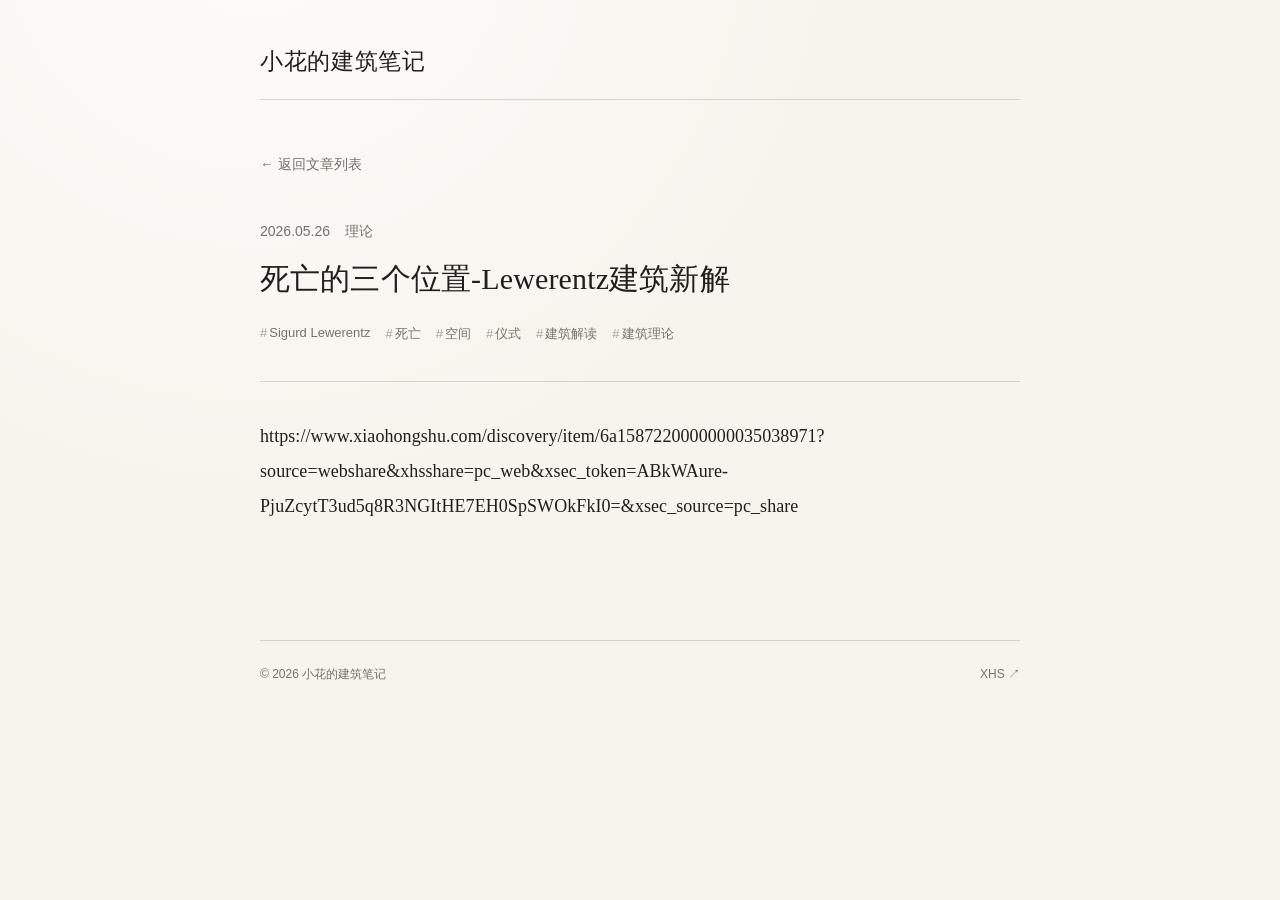
<file: articles/three-positions-of-death-lewerentz/index.html>
<!doctype html>
<html lang="zh-CN">
  <head>
    <meta charset="utf-8" />
    <meta name="viewport" content="width=device-width, initial-scale=1" />
    <meta name="description" content="从死亡的三个位置出发，重新理解 Lewerentz 建筑中的空间、仪式与身体。" />
    <meta name="robots" content="noindex, noarchive, nosnippet, noimageindex" />
    <title>死亡的三个位置-Lewerentz建筑新解｜小花的建筑笔记</title>
    <link rel="stylesheet" href="/assets/styles.css" />
  </head>
  <body class="article-page">
    <div class="shell">
      <header class="site-header"><a class="site-title" href="/" aria-label="返回小花的建筑笔记首页">小花的建筑笔记</a></header>
      <main class="article-main">
        <a class="back-link" href="/">← 返回文章列表</a>
        <article>
          <header class="article-header">
            <div class="article-kicker"><time datetime="2026-05-26">2026.05.26</time><span>理论</span></div>
            <h1 class="article-title">死亡的三个位置-<span class="latin" lang="en">Lewerentz</span>建筑新解</h1>
            <div class="article-tags" aria-label="标签"><span class="tag">Sigurd Lewerentz</span><span class="tag">死亡</span><span class="tag">空间</span><span class="tag">仪式</span><span class="tag">建筑解读</span><span class="tag">建筑理论</span></div>
          </header>
          <div class="article-body">
            <p><a href="https://www.xiaohongshu.com/discovery/item/6a1587220000000035038971?source=webshare&amp;xhsshare=pc_web&amp;xsec_token=ABkWAure-PjuZcytT3ud5q8R3NGItHE7EH0SpSWOkFkI0=&amp;xsec_source=pc_share" target="_blank" rel="noopener noreferrer">https://www.xiaohongshu.com/discovery/item/6a1587220000000035038971?source=webshare&amp;xhsshare=pc_web&amp;xsec_token=ABkWAure-PjuZcytT3ud5q8R3NGItHE7EH0SpSWOkFkI0=&amp;xsec_source=pc_share</a></p>
          </div>
        </article>
      </main>
      <footer class="site-footer"><span>© 2026 小花的建筑笔记</span><a href="https://xhslink.cn/m/5hU8gL6OSXb" target="_blank" rel="noopener noreferrer">XHS ↗</a></footer>
    </div>
    <script src="/assets/protect.js" defer></script>
  </body>
</html>
</file>
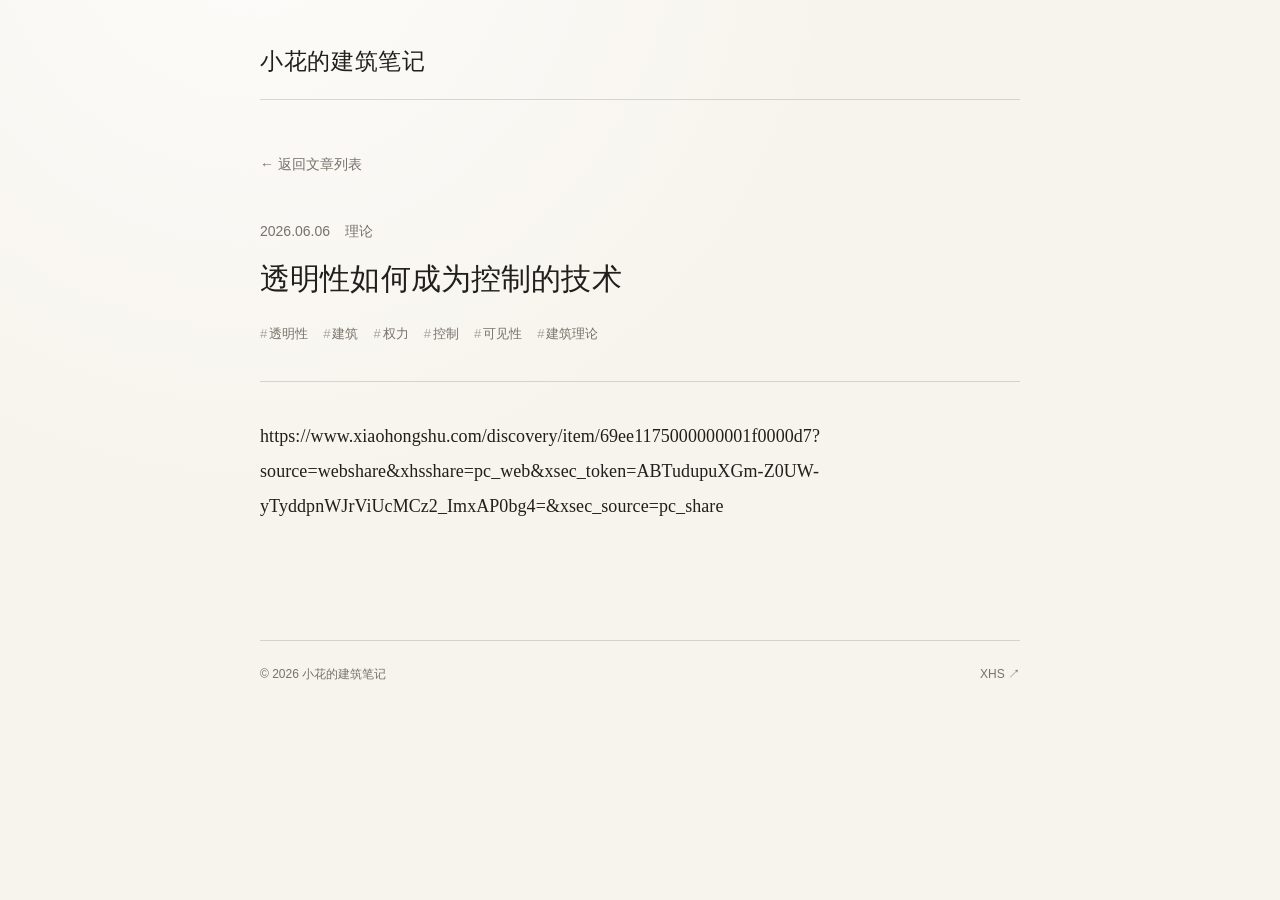
<file: articles/transparency-as-a-technology-of-control/index.html>
<!doctype html>
<html lang="zh-CN">
  <head>
    <meta charset="utf-8" />
    <meta name="viewport" content="width=device-width, initial-scale=1" />
    <meta name="description" content="从建筑的透明性出发，讨论可见性如何成为权力与控制的技术。" />
    <meta name="robots" content="noindex, noarchive, nosnippet, noimageindex" />
    <title>透明性如何成为控制的技术｜小花的建筑笔记</title>
    <link rel="stylesheet" href="/assets/styles.css" />
  </head>
  <body class="article-page">
    <div class="shell">
      <header class="site-header">
        <a class="site-title" href="/" aria-label="返回小花的建筑笔记首页">小花的建筑笔记</a>
      </header>

      <main class="article-main">
        <a class="back-link" href="/">← 返回文章列表</a>

        <article>
          <header class="article-header">
            <div class="article-kicker">
              <time datetime="2026-06-06">2026.06.06</time>
              <span>理论</span>
            </div>
            <h1 class="article-title">透明性如何成为控制的技术</h1>
            <div class="article-tags" aria-label="标签">
              <span class="tag">透明性</span>
              <span class="tag">建筑</span>
              <span class="tag">权力</span>
              <span class="tag">控制</span>
              <span class="tag">可见性</span>
              <span class="tag">建筑理论</span>
            </div>
          </header>

          <div class="article-body">
            <p>
              <a href="https://www.xiaohongshu.com/discovery/item/69ee1175000000001f0000d7?source=webshare&amp;xhsshare=pc_web&amp;xsec_token=ABTudupuXGm-Z0UW-yTyddpnWJrViUcMCz2_ImxAP0bg4=&amp;xsec_source=pc_share" target="_blank" rel="noopener noreferrer">https://www.xiaohongshu.com/discovery/item/69ee1175000000001f0000d7?source=webshare&amp;xhsshare=pc_web&amp;xsec_token=ABTudupuXGm-Z0UW-yTyddpnWJrViUcMCz2_ImxAP0bg4=&amp;xsec_source=pc_share</a>
            </p>
          </div>
        </article>
      </main>

      <footer class="site-footer">
        <span>© 2026 小花的建筑笔记</span>
        <a href="https://xhslink.cn/m/5hU8gL6OSXb" target="_blank" rel="noopener noreferrer">XHS ↗</a>
      </footer>
    </div>

    <script src="/assets/protect.js" defer></script>
  </body>
</html>
</file>
<file: assets/styles.css>
:root {
  color-scheme: light;
  --paper: #f7f4ed;
  --paper-deep: #efeae0;
  --ink: #201f1c;
  --muted: #77726a;
  --line: rgba(32, 31, 28, 0.16);
  --accent: #8d3f2b;
  --serif-cn: "Songti SC", STSong, "Noto Serif CJK SC", "Source Han Serif SC", serif;
  --serif-en: "New York", ui-serif, "Iowan Old Style", "Times New Roman", serif;
  --ui: -apple-system, BlinkMacSystemFont, "SF Pro Text", "SF Pro Display", "PingFang SC",
    "Helvetica Neue", Arial, sans-serif;
}

* {
  box-sizing: border-box;
}

[hidden] {
  display: none !important;
}

html {
  background: var(--paper);
  color: var(--ink);
  font-synthesis: none;
  text-rendering: optimizeLegibility;
  -webkit-font-smoothing: antialiased;
}

body {
  margin: 0;
  min-height: 100vh;
  background:
    radial-gradient(circle at 20% -10%, rgba(255, 255, 255, 0.72), transparent 38rem),
    var(--paper);
}

a {
  color: inherit;
  text-decoration: none;
}

a:focus-visible,
button:focus-visible,
input:focus-visible {
  outline: 1px solid var(--ink);
  outline-offset: 4px;
}

.shell {
  width: min(100% - 40px, 760px);
  margin: 0 auto;
}

.site-header {
  display: flex;
  align-items: baseline;
  justify-content: space-between;
  gap: 24px;
  padding: 46px 0 24px;
  border-bottom: 1px solid var(--line);
}

.site-title {
  font-family: var(--serif-cn);
  font-size: 23px;
  font-weight: 500;
  letter-spacing: 0.03em;
}

.site-note {
  color: var(--muted);
  font-family: var(--ui);
  font-size: 12px;
  font-weight: 400;
  letter-spacing: 0.08em;
}

.controls {
  padding: 24px 0 0;
}

.search-wrap {
  position: relative;
}

.search-label {
  position: absolute;
  left: 0;
  top: 50%;
  color: var(--muted);
  font-family: var(--ui);
  font-size: 14px;
  transform: translateY(-50%);
  pointer-events: none;
}

.search-input {
  width: 100%;
  height: 42px;
  padding: 0 58px 0 26px;
  border: 0;
  border-bottom: 1px solid var(--line);
  border-radius: 0;
  background: transparent;
  color: var(--ink);
  font-family: var(--ui);
  font-size: 14px;
  font-weight: 400;
  appearance: none;
}

.search-input::placeholder {
  color: #9a958d;
}

.search-input:focus {
  border-bottom-color: var(--ink);
  outline: none;
}

.search-clear {
  position: absolute;
  right: 0;
  top: 50%;
  display: none;
  padding: 6px 0 6px 10px;
  border: 0;
  background: transparent;
  color: var(--muted);
  cursor: pointer;
  font-family: var(--ui);
  font-size: 12px;
  transform: translateY(-50%);
}

.search-clear.is-visible {
  display: block;
}

.site-nav {
  display: flex;
  align-items: center;
  justify-content: space-between;
  gap: 24px;
  padding: 22px 0 19px;
  border-bottom: 1px solid var(--line);
  font-family: var(--ui);
  font-size: 14px;
}

.site-nav-pages,
.site-nav-external {
  display: flex;
  align-items: center;
  gap: 22px;
}

.site-nav-link {
  display: inline-block;
  padding: 0 0 5px;
  border-bottom: 1px solid transparent;
  color: var(--muted);
  font-weight: 400;
}

.site-nav-link:hover,
.site-nav-link.is-active {
  border-bottom-color: var(--ink);
  color: var(--ink);
}

.xhs-link {
  margin-left: auto;
  color: var(--muted);
  font-family: var(--ui);
  font-size: 13px;
  font-weight: 400;
  letter-spacing: 0.06em;
  transition: color 160ms ease;
}

.xhs-link:hover {
  color: var(--accent);
}

.article-list {
  padding: 15px 0 80px;
}

.article-card {
  display: block;
  padding: 31px 0 35px;
  border-bottom: 1px solid var(--line);
}

.article-card:hover .article-card-title {
  color: var(--accent);
}

.article-meta,
.result-count,
.empty-state,
.article-kicker,
.article-tags,
.figure-caption,
.back-link,
.site-footer {
  font-family: var(--ui);
  font-size: 14px;
  font-weight: 400;
}

.article-meta {
  display: flex;
  gap: 14px;
  margin-bottom: 12px;
  color: var(--muted);
}

.article-card-title {
  max-width: 690px;
  margin: 0;
  font-family: var(--serif-cn);
  font-size: 25px;
  font-weight: 500;
  line-height: 1.55;
  transition: color 160ms ease;
}

.article-summary {
  margin: 14px 0 0;
  color: #4f4c46;
  font-family: var(--serif-cn);
  font-size: 16px;
  font-weight: 400;
  line-height: 1.9;
}

.article-tags {
  display: flex;
  flex-wrap: wrap;
  gap: 7px 15px;
  margin-top: 17px;
  color: var(--muted);
  font-size: 13px;
}

.tag::before {
  content: "#";
  margin-right: 2px;
  color: #aaa49a;
}

.result-count {
  display: none;
  margin: 25px 0 0;
  color: var(--muted);
}

.result-count.is-visible {
  display: block;
}

.empty-state {
  display: none;
  padding: 54px 0;
  color: var(--muted);
}

.empty-state.is-visible {
  display: block;
}

.article-page .site-header {
  padding-bottom: 22px;
}

.article-main {
  padding: 55px 0 88px;
}

.back-link {
  display: inline-block;
  margin-bottom: 49px;
  color: var(--muted);
}

.back-link:hover {
  color: var(--ink);
}

.article-kicker {
  display: flex;
  gap: 15px;
  margin-bottom: 15px;
  color: var(--muted);
}

.article-title {
  margin: 0;
  font-family: var(--serif-cn);
  font-size: 30px;
  font-weight: 500;
  line-height: 1.5;
  letter-spacing: 0.005em;
}

.article-deck {
  margin: 23px 0 0;
  color: #5f5a52;
  font-family: var(--serif-cn);
  font-size: 16px;
  line-height: 1.9;
}

.article-header .article-tags {
  margin-top: 24px;
  padding-bottom: 38px;
  border-bottom: 1px solid var(--line);
}

.article-body {
  padding-top: 37px;
  font-family: var(--serif-cn);
  font-size: 18px;
  font-weight: 400;
  line-height: 1.95;
  letter-spacing: 0.004em;
}

.article-body p {
  margin: 0 0 1.55em;
}

.article-body .latin {
  font-family: var(--serif-en);
}

.article-body h2 {
  margin: 2.7em 0 1.2em;
  font-family: var(--serif-cn);
  font-size: 21px;
  font-weight: 500;
  line-height: 1.6;
}

.article-body > h2:first-child {
  margin-top: 0;
}

.article-body h3 {
  margin: 2em 0 0.7em;
  font-family: var(--serif-cn);
  font-size: 18px;
  font-weight: 500;
  line-height: 1.8;
}

.article-body figure {
  width: min(100vw - 40px, 920px);
  margin: 3.3em 0 3.45em;
  transform: translateX(calc((760px - min(100vw - 40px, 920px)) / 2));
}

.article-body img {
  display: block;
  width: 100%;
  max-height: 78vh;
  background: var(--paper-deep);
  object-fit: contain;
}

.article-body .portrait {
  width: min(76vw, 570px);
  margin-right: auto;
  margin-left: auto;
}

.figure-caption {
  margin-top: 10px;
  color: var(--muted);
  font-size: 12px;
  line-height: 1.6;
  letter-spacing: 0.015em;
}

.article-conclusion {
  margin: 3.2em 0 2.7em;
  padding: 1.65em 0 0.05em;
  border-top: 1px solid var(--ink);
  border-bottom: 1px solid var(--ink);
}

.article-conclusion p {
  padding-left: 1.6em;
  text-indent: -1.6em;
}

.site-footer {
  display: flex;
  justify-content: space-between;
  gap: 18px;
  padding: 25px 0 45px;
  border-top: 1px solid var(--line);
  color: var(--muted);
  font-size: 12px;
}

.gallery-controls,
.gallery-zoom {
  display: flex;
  align-items: center;
}

.gallery-controls {
  justify-content: space-between;
  gap: 14px;
  padding: 24px 0 25px;
  color: var(--muted);
  font-family: var(--ui);
  font-size: 12px;
}

.gallery-zoom {
  gap: 10px;
}

.gallery-zoom-button,
.gallery-viewer-button,
.gallery-viewer-arrow {
  border: 0;
  background: transparent;
  color: var(--ink);
  cursor: pointer;
  font-family: var(--ui);
  font-weight: 400;
}

.gallery-zoom-button {
  min-width: 24px;
  padding: 0 3px;
  font-size: 18px;
}

.gallery-size {
  width: 100px;
  height: 16px;
  margin: 0;
  accent-color: var(--ink);
  cursor: grab;
}

.gallery-size:active {
  cursor: grabbing;
}

.gallery-grid {
  display: grid;
  grid-template-columns: repeat(var(--gallery-columns, 4), minmax(0, 1fr));
  align-items: start;
  gap: 12px;
  padding-bottom: 48px;
}

.gallery-item {
  display: block;
  width: 100%;
  padding: 0;
  border: 0;
  background: transparent;
  cursor: zoom-in;
}

.gallery-item img {
  display: block;
  width: 100%;
  height: auto;
}

.gallery-item:hover {
  opacity: 0.85;
}

.gallery-viewer-open {
  overflow: hidden;
}

.gallery-viewer {
  inset: 0;
  width: 100%;
  height: 100%;
  height: 100dvh;
  max-width: none;
  max-height: none;
  margin: 0;
  padding: 24px;
  border: 0;
  background: var(--paper);
  color: var(--ink);
  font-family: var(--ui);
}

.gallery-viewer::backdrop {
  background: var(--paper);
}

.gallery-viewer[open] {
  display: flex;
  flex-direction: column;
  gap: 16px;
}

.gallery-viewer-toolbar {
  display: flex;
  align-items: center;
  justify-content: space-between;
  flex-shrink: 0;
  font-size: 13px;
  color: var(--muted);
}

.gallery-viewer-button {
  min-height: 36px;
  padding: 6px 0 6px 12px;
  font-size: 14px;
}

.gallery-viewer-stage {
  display: flex;
  align-items: center;
  justify-content: center;
  flex: 1;
  min-height: 0;
  position: relative;
  padding: 0 48px;
}

.gallery-viewer-image {
  display: block;
  width: auto;
  height: auto;
  max-width: 100%;
  max-height: 100%;
  object-fit: contain;
}

.gallery-viewer-image.is-loading {
  opacity: 0;
}

.gallery-viewer-arrow {
  position: absolute;
  top: 50%;
  min-width: 44px;
  min-height: 44px;
  padding: 0;
  font-size: 24px;
  transform: translateY(-50%);
}

.gallery-viewer-arrow.is-previous { left: 0; }
.gallery-viewer-arrow.is-next { right: 0; }
.gallery-viewer-arrow:disabled { opacity: 0.25; cursor: default; }

.gallery-viewer-caption {
  flex-shrink: 0;
  min-height: 38px;
  color: var(--muted);
  font-size: 12px;
  line-height: 1.6;
  text-align: center;
  overflow-wrap: anywhere;
}

.gallery-viewer-status {
  display: block;
}

@media (max-width: 799px) {
  .article-body figure {
    transform: none;
  }
}

@media (max-width: 560px) {
  .shell {
    width: min(100% - 30px, 760px);
  }

  .site-header {
    align-items: flex-start;
    padding-top: 30px;
  }

  .site-note {
    display: none;
  }

  .controls {
    padding-top: 21px;
  }

  .site-nav,
  .site-nav-pages,
  .site-nav-external {
    gap: 16px;
  }

  .article-card {
    padding: 26px 0 30px;
  }

  .article-card-title {
    font-size: 22px;
  }

  .article-summary {
    font-size: 15px;
  }

  .article-main {
    padding: 36px 0 66px;
  }

  .back-link {
    margin-bottom: 35px;
  }

  .article-title {
    font-size: 28px;
  }

  .article-body {
    font-size: 17px;
    line-height: 1.92;
  }

  .article-body figure {
    width: calc(100vw - 30px);
  }

  .site-footer {
    flex-direction: column;
  }

  .gallery-grid {
    --gallery-columns: 2;
  }

  .gallery-controls {
    flex-wrap: wrap;
    padding-top: 20px;
  }

  .gallery-zoom {
    gap: 6px;
  }

  .gallery-size {
    width: 80px;
  }

  .gallery-viewer {
    padding: 15px;
  }

  .gallery-viewer-stage {
    padding: 0 28px;
  }

  .gallery-viewer-arrow {
    min-width: 28px;
  }
}

@media (pointer: coarse) {
  .site-nav-link,
  .gallery-zoom-button,
  .gallery-viewer-button,
  .gallery-viewer-arrow {
    min-width: 44px;
    min-height: 44px;
    display: inline-flex;
    align-items: center;
    justify-content: center;
  }

  .gallery-size {
    height: 44px;
  }

  .site-nav { padding: 12px 0; }
}

@media (prefers-reduced-motion: reduce) {
  * {
    scroll-behavior: auto !important;
    transition: none !important;
  }
}
</file>
<file: info-backup-20260819/styles.css>
:root {
  --paper: #f4f2ed;
  --white: #ffffff;
  --ink: #111111;
  --muted: #696762;
  --line: #d8d5ce;
  --soft: #ebe8e1;
  --orange: #f04b22;
  --orange-dark: #c93413;
  --max: 1440px;
}

* { box-sizing: border-box; }
html { scroll-behavior: smooth; }
body {
  margin: 0;
  background: var(--paper);
  color: var(--ink);
  font-family: -apple-system, BlinkMacSystemFont, "SF Pro Text", "PingFang SC", "Helvetica Neue", Arial, sans-serif;
  -webkit-font-smoothing: antialiased;
}
button, input, select { font: inherit; }
button, a { -webkit-tap-highlight-color: transparent; }
a { color: inherit; text-decoration: none; }

.site-header {
  position: sticky;
  top: 0;
  z-index: 20;
  height: 72px;
  display: flex;
  align-items: center;
  justify-content: space-between;
  padding: 0 max(24px, calc((100vw - var(--max)) / 2));
  background: rgba(244,242,237,.94);
  border-bottom: 1px solid var(--ink);
  backdrop-filter: blur(16px);
}
.brand { font-size: 17px; font-weight: 800; letter-spacing: -.02em; }
.brand span { color: var(--orange); }
.main-nav { display: flex; align-items: center; gap: 30px; font-size: 14px; }
.main-nav button { border: 0; background: none; cursor: pointer; padding: 8px 0; }
.main-nav button span {
  display: inline-grid; place-items: center; min-width: 20px; height: 20px; margin-left: 5px;
  border-radius: 50%; background: var(--ink); color: white; font-size: 11px;
}

#app { min-height: calc(100vh - 144px); outline: none; }
.page { max-width: var(--max); margin: 0 auto; padding: 34px 24px 110px; }
.eyebrow {
  display: block; margin-bottom: 10px; color: var(--orange); font-size: 11px;
  font-weight: 750; letter-spacing: .13em; text-transform: uppercase;
}
.topline {
  display: flex; align-items: end; justify-content: space-between; gap: 24px;
  padding: 25px 0 34px; border-bottom: 1px solid var(--ink);
}
.topline h1, .detail-hero h1 { margin: 0; font-size: clamp(38px, 6vw, 86px); line-height: .94; letter-spacing: -.065em; font-weight: 650; }
.topline h1 span { color: var(--orange); }
.topline-meta { max-width: 360px; font-size: 14px; line-height: 1.7; color: var(--muted); text-align: right; }

.filters {
  display: grid; grid-template-columns: minmax(260px, 1.5fr) repeat(4, minmax(140px, .55fr));
  gap: 10px; padding: 18px 0;
}
.search, .select {
  width: 100%; height: 48px; border: 1px solid var(--line); border-radius: 0;
  background: var(--white); color: var(--ink); padding: 0 14px; outline: none;
}
.search:focus, .select:focus { border-color: var(--ink); box-shadow: inset 0 -2px var(--orange); }
.view-toggle { display: flex; border: 1px solid var(--line); background: white; }
.view-toggle button { flex: 1; border: 0; background: transparent; cursor: pointer; color: var(--muted); }
.view-toggle button.active { background: var(--ink); color: white; }
.result-line { display: flex; justify-content: space-between; align-items: center; padding: 18px 0 12px; font-size: 12px; color: var(--muted); }

.school-grid { border-top: 1px solid var(--ink); }
.school-row {
  display: grid; grid-template-columns: 62px minmax(270px, 1.2fr) minmax(260px, 1.25fr) 190px;
  align-items: center; gap: 24px; min-height: 132px; padding: 18px 0;
  border-bottom: 1px solid var(--line); transition: background .2s, padding .2s;
}
.school-row:hover { background: var(--white); padding-left: 14px; padding-right: 14px; }
.school-index { color: var(--orange); font-size: 12px; font-weight: 700; align-self: start; padding-top: 7px; }
.school-name h2 { margin: 0 0 7px; font-size: clamp(20px, 2.3vw, 33px); line-height: 1; letter-spacing: -.04em; }
.school-name p, .school-position, .school-location { margin: 0; color: var(--muted); font-size: 13px; line-height: 1.6; }
.school-location { align-self: start; text-align: right; padding-top: 6px; }
.program-count { display: block; color: var(--ink); margin-top: 12px; }

.program-grid { display: grid; grid-template-columns: repeat(3, 1fr); gap: 12px; border-top: 1px solid var(--ink); padding-top: 12px; }
.program-card { min-height: 320px; background: var(--white); border: 1px solid var(--line); padding: 22px; display: flex; flex-direction: column; }
.program-card:hover { border-color: var(--ink); }
.program-card-head { display: flex; justify-content: space-between; gap: 10px; }
.program-card h2 { margin: 26px 0 8px; font-size: 25px; line-height: 1.05; letter-spacing: -.035em; }
.program-card .school-label { color: var(--muted); font-size: 13px; }
.status { color: var(--orange); font-size: 11px; font-weight: 700; white-space: nowrap; }
.program-facts { display: grid; grid-template-columns: 1fr 1fr; gap: 12px; margin: auto 0 18px; padding-top: 26px; }
.fact small { display: block; margin-bottom: 3px; color: var(--muted); font-size: 10px; text-transform: uppercase; letter-spacing: .08em; }
.fact span { font-size: 13px; line-height: 1.4; }
.card-actions { display: flex; align-items: center; justify-content: space-between; border-top: 1px solid var(--line); padding-top: 14px; }
.text-link { font-size: 13px; font-weight: 650; }
.compare-toggle {
  display: inline-flex; align-items: center; gap: 7px; border: 0; background: none; color: var(--muted);
  cursor: pointer; padding: 7px 0; font-size: 12px;
}
.compare-toggle::before { content: ""; width: 14px; height: 14px; border: 1px solid var(--ink); }
.compare-toggle.selected { color: var(--orange); }
.compare-toggle.selected::before { background: var(--orange); border-color: var(--orange); box-shadow: inset 0 0 0 3px white; }

.breadcrumbs { display: flex; gap: 7px; color: var(--muted); font-size: 12px; padding: 4px 0 40px; }
.breadcrumbs a:hover { color: var(--orange); }
.detail-hero { display: grid; grid-template-columns: minmax(0, 1.5fr) minmax(280px, .6fr); gap: 60px; padding-bottom: 44px; border-bottom: 1px solid var(--ink); }
.detail-hero .cn-name { margin: 16px 0 0; font-size: 18px; font-weight: 500; }
.hero-side { align-self: end; }
.hero-side p { margin: 0; font-size: 18px; line-height: 1.6; letter-spacing: -.015em; }
.location-line { margin-top: 22px; color: var(--muted); font-size: 13px; }
.section-title { display: flex; justify-content: space-between; align-items: baseline; padding: 62px 0 18px; border-bottom: 1px solid var(--ink); }
.section-title h2 { margin: 0; font-size: 24px; letter-spacing: -.03em; }
.school-program-list .school-program {
  display: grid; grid-template-columns: 1.2fr .7fr .7fr 110px; gap: 24px; align-items: center;
  min-height: 120px; border-bottom: 1px solid var(--line);
}
.school-program h3 { margin: 0 0 6px; font-size: 22px; letter-spacing: -.035em; }
.school-program p, .school-program span { margin: 0; font-size: 13px; color: var(--muted); line-height: 1.5; }

.project-hero { display: grid; grid-template-columns: 1.35fr .65fr; gap: 54px; padding-bottom: 50px; border-bottom: 1px solid var(--ink); }
.project-hero h1 { margin: 8px 0 14px; font-size: clamp(38px, 5.5vw, 78px); letter-spacing: -.06em; line-height: .96; }
.project-hero .degree { color: var(--muted); font-size: 17px; }
.project-summary { align-self: end; font-size: 20px; line-height: 1.55; letter-spacing: -.02em; }
.project-factbar { display: grid; grid-template-columns: repeat(4, 1fr); border-bottom: 1px solid var(--ink); }
.project-factbar .fact { min-height: 110px; padding: 24px 18px 20px 0; border-right: 1px solid var(--line); }
.project-factbar .fact:not(:first-child) { padding-left: 18px; }
.project-factbar .fact:last-child { border-right: 0; }
.project-factbar .fact span { font-size: 15px; }
.project-layout { display: grid; grid-template-columns: minmax(0, 1.35fr) minmax(260px, .65fr); gap: 80px; padding-top: 58px; }
.content-block { padding: 0 0 42px; }
.content-block h2 { margin: 0 0 15px; font-size: 14px; text-transform: uppercase; letter-spacing: .08em; }
.content-block p { margin: 0; font-size: 18px; line-height: 1.75; }
.warning { border-top: 3px solid var(--orange); background: white; padding: 20px; }
.warning .eyebrow { margin-bottom: 7px; }
.warning p { margin: 0; font-size: 14px; line-height: 1.65; }
.tags { display: flex; flex-wrap: wrap; gap: 6px; margin-top: 20px; }
.tag { border: 1px solid var(--line); background: white; padding: 7px 10px; font-size: 11px; }
.button {
  display: inline-flex; align-items: center; justify-content: center; min-height: 44px; padding: 0 17px;
  border: 1px solid var(--ink); background: transparent; color: var(--ink); cursor: pointer; font-weight: 650; font-size: 13px;
}
.button:hover { background: var(--ink); color: white; }
.button-dark { background: var(--ink); color: white; }
.button-orange { border-color: var(--orange); background: var(--orange); color: white; }
.button-orange:hover { background: var(--orange-dark); border-color: var(--orange-dark); }
.project-side .button { width: 100%; margin-bottom: 9px; }
.official-link { margin-top: 18px; color: var(--muted); font-size: 12px; line-height: 1.5; }

.contact-heading { padding: 10px 0 44px; border-bottom: 1px solid var(--ink); }
.contact-heading h1 { margin: 4px 0 18px; font-size: clamp(42px, 7vw, 88px); letter-spacing: -.065em; line-height: .95; }
.contact-heading h1 span { color: var(--orange); }
.contact-heading p { max-width: 620px; margin: 0; color: var(--muted); font-size: 16px; line-height: 1.7; }
.contact-card {
  display: grid; grid-template-columns: minmax(0, 1fr) auto; align-items: end; gap: 40px;
  margin-top: 18px; padding: 34px; background: var(--white); border: 1px solid var(--line);
}
.contact-card h2 { margin: 0 0 20px; font-size: clamp(28px, 4vw, 48px); letter-spacing: -.045em; }
.contact-url { color: var(--muted); font-size: 13px; line-height: 1.6; overflow-wrap: anywhere; }
.contact-url:hover { color: var(--orange); }
.contact-button { min-width: 190px; }

.compare-heading { padding-bottom: 34px; border-bottom: 1px solid var(--ink); }
.compare-heading h1 { margin: 4px 0 12px; font-size: clamp(42px, 7vw, 88px); letter-spacing: -.065em; line-height: .95; }
.compare-heading p { margin: 0; color: var(--muted); }
.compare-selectors { display: grid; grid-template-columns: repeat(5, minmax(0, 1fr)); gap: 12px; padding: 18px 0 44px; }
.selector-slot { min-height: 140px; background: white; border: 1px solid var(--line); padding: 18px; }
.selector-slot label { display: block; color: var(--muted); font-size: 11px; margin-bottom: 12px; }
.selector-slot select { width: 100%; border: 0; border-bottom: 1px solid var(--ink); padding: 10px 0; background: white; outline: none; }
.compare-table { border-top: 1px solid var(--ink); }
.compare-row { display: grid; grid-template-columns: 150px repeat(5, minmax(190px, 1fr)); border-bottom: 1px solid var(--line); }
.compare-cell { padding: 22px 18px; border-left: 1px solid var(--line); font-size: 14px; line-height: 1.65; }
.compare-label { padding: 22px 18px 22px 0; color: var(--muted); font-size: 11px; text-transform: uppercase; letter-spacing: .08em; }
.compare-name { min-height: 190px; }
.compare-name h2 { margin: 12px 0 7px; font-size: 24px; line-height: 1.05; letter-spacing: -.04em; }
.compare-name p { color: var(--muted); font-size: 12px; }

.compare-dock {
  position: fixed; z-index: 30; left: 0; right: 0; bottom: 0;
  color: white; background: var(--orange); box-shadow: 0 -8px 34px rgba(0,0,0,.12);
}
.compare-dock-inner {
  max-width: var(--max); min-height: 78px; margin: 0 auto; padding: 12px 24px;
  display: grid; grid-template-columns: 180px 1fr 140px; align-items: center; gap: 20px;
}
.compare-dock .eyebrow { color: rgba(255,255,255,.7); margin-bottom: 3px; }
.compare-mini-list { display: flex; gap: 8px; overflow: hidden; }
.compare-mini { border: 1px solid rgba(255,255,255,.5); padding: 8px 10px; font-size: 11px; white-space: nowrap; }
.compare-mini button { border: 0; background: none; color: white; cursor: pointer; margin-left: 8px; }

.site-footer {
  max-width: var(--max); margin: 0 auto; padding: 22px 24px 34px; border-top: 1px solid var(--ink);
  display: flex; justify-content: space-between; color: var(--muted); font-size: 11px;
}
.empty { padding: 80px 0; text-align: center; color: var(--muted); border-top: 1px solid var(--ink); }

@media (max-width: 980px) {
  .filters { grid-template-columns: 1fr 1fr; }
  .school-row { grid-template-columns: 44px 1fr 1fr; }
  .school-location { display: none; }
  .program-grid { grid-template-columns: 1fr 1fr; }
  .detail-hero, .project-hero, .project-layout { grid-template-columns: 1fr; gap: 28px; }
  .school-program-list .school-program { grid-template-columns: 1fr 1fr; padding: 20px 0; }
  .compare-row { grid-template-columns: 110px repeat(5, minmax(220px, 1fr)); }
  .compare-table { overflow-x: auto; }
}
@media (max-width: 680px) {
  .site-header { height: 62px; padding: 0 16px; }
  .main-nav { gap: 15px; font-size: 12px; }
  .main-nav .nav-home { display: none; }
  .page { padding: 20px 16px 100px; }
  .topline { align-items: start; flex-direction: column; padding-top: 16px; }
  .topline-meta { text-align: left; }
  .filters { grid-template-columns: 1fr; }
  .school-row { grid-template-columns: 34px 1fr; gap: 8px; padding: 20px 0; }
  .school-position { grid-column: 2; }
  .program-grid { grid-template-columns: 1fr; }
  .program-card { min-height: 300px; }
  .detail-hero h1, .project-hero h1 { font-size: 44px; }
  .project-factbar { grid-template-columns: 1fr 1fr; }
  .project-factbar .fact { border-bottom: 1px solid var(--line); }
  .school-program-list .school-program { grid-template-columns: 1fr; gap: 10px; }
  .contact-card { grid-template-columns: 1fr; padding: 24px; }
  .contact-button { width: 100%; }
  .compare-selectors { grid-template-columns: 1fr; }
  .compare-dock-inner { grid-template-columns: 1fr auto; padding: 10px 16px; }
  .compare-mini-list { display: none; }
  .site-footer { margin: 0 16px; padding-left: 0; padding-right: 0; flex-direction: column; gap: 7px; }
}
</file>
